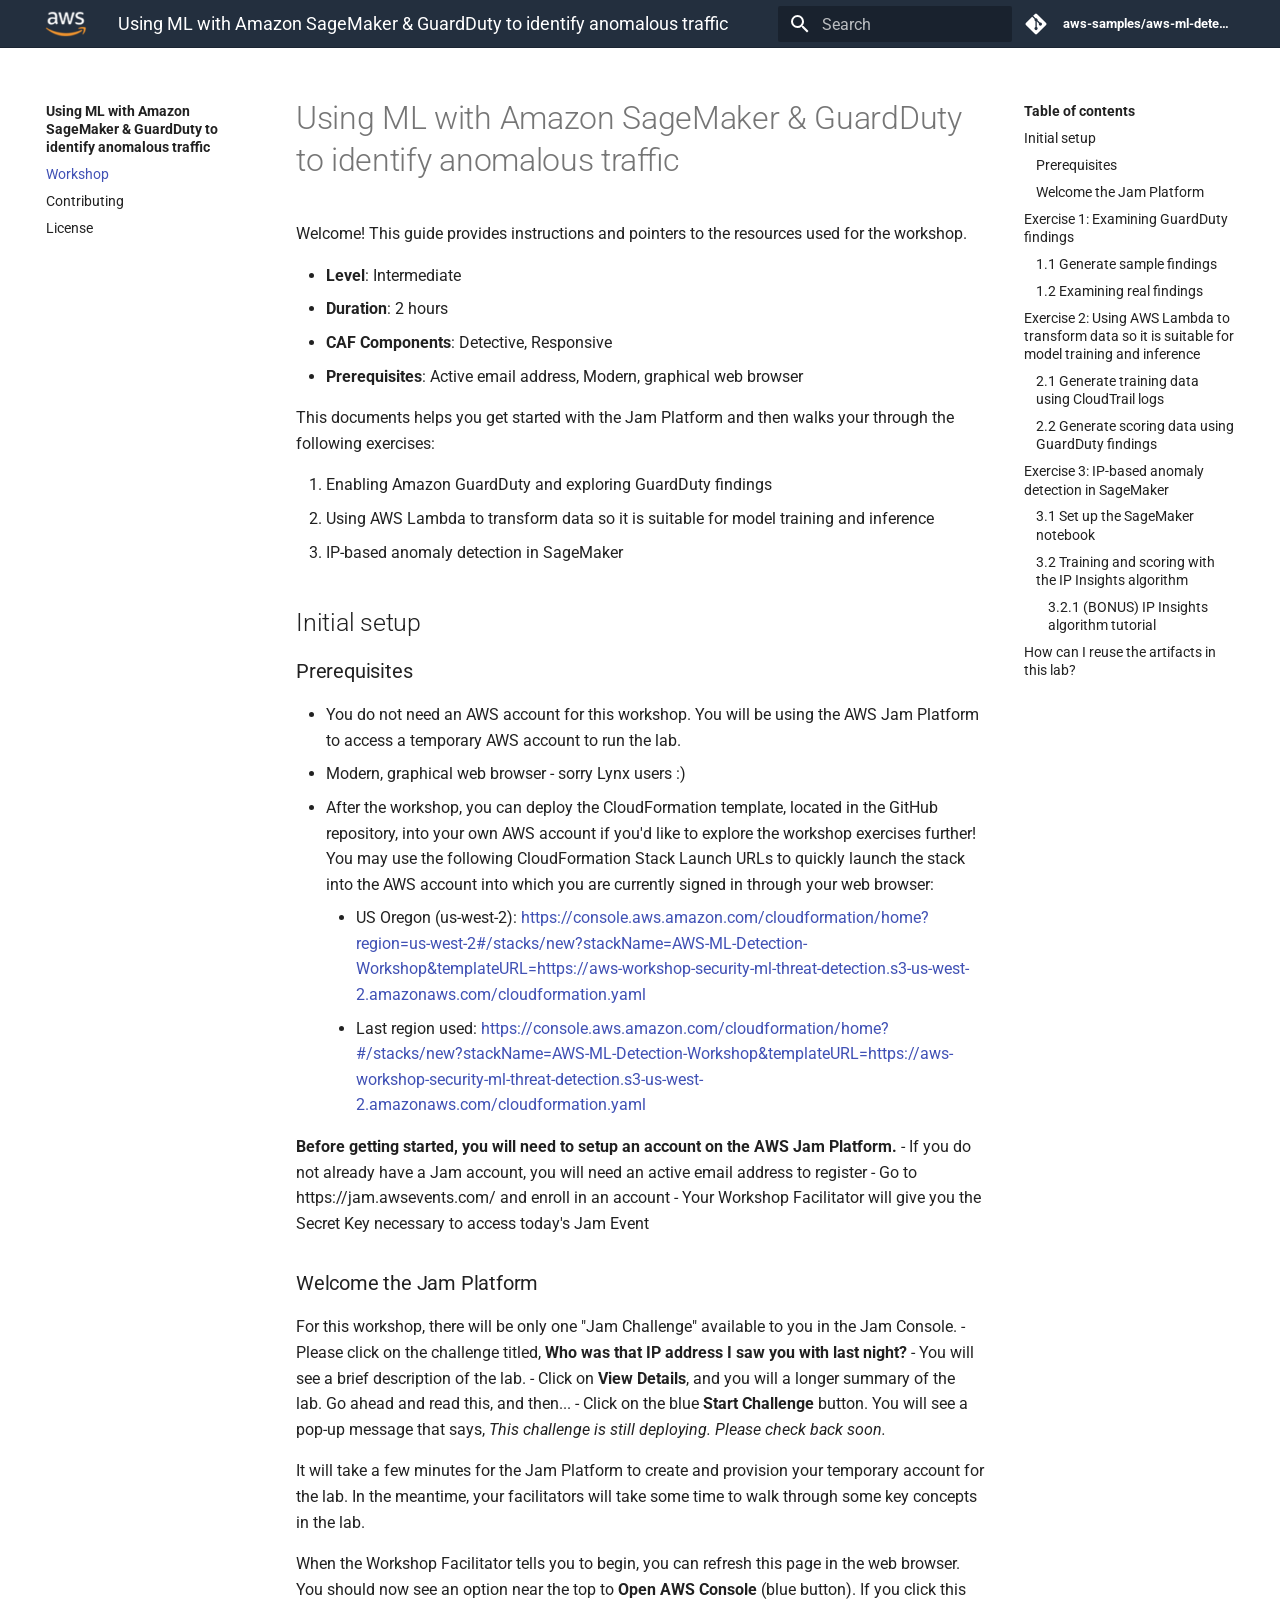
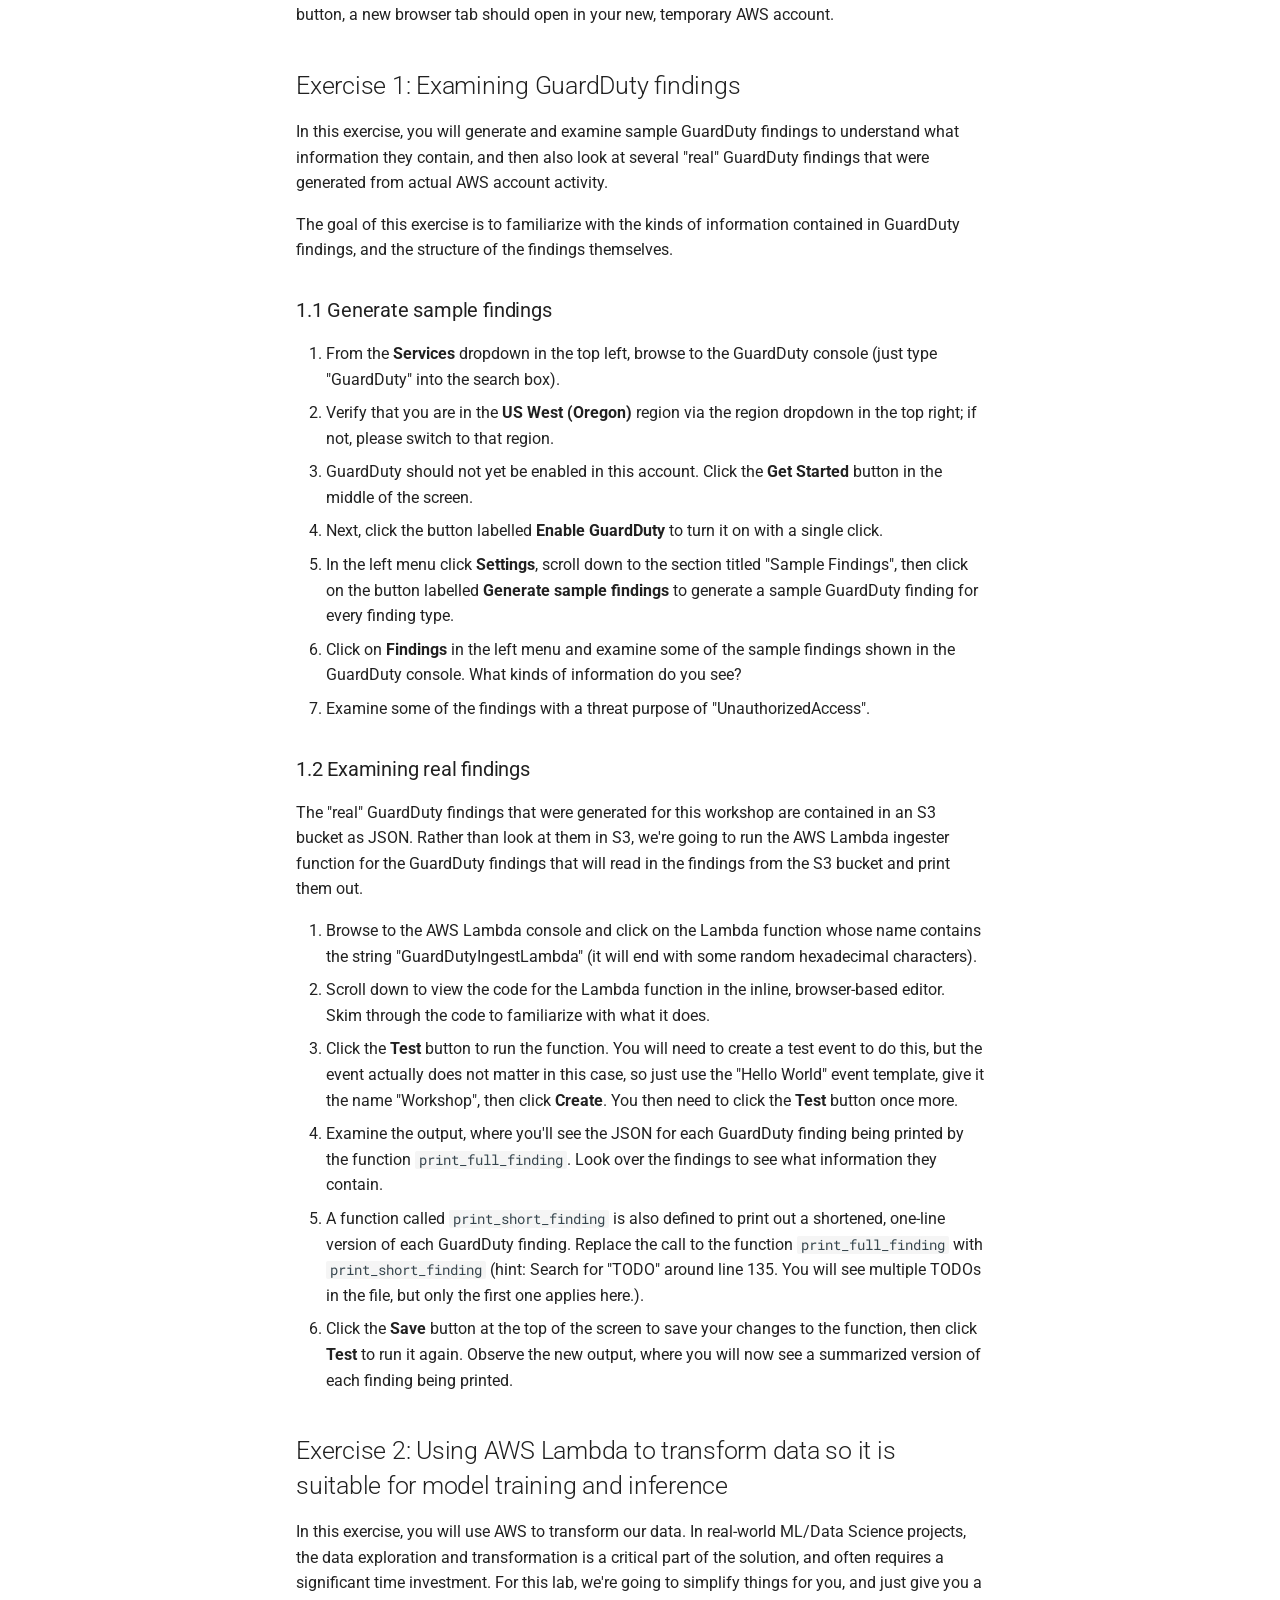
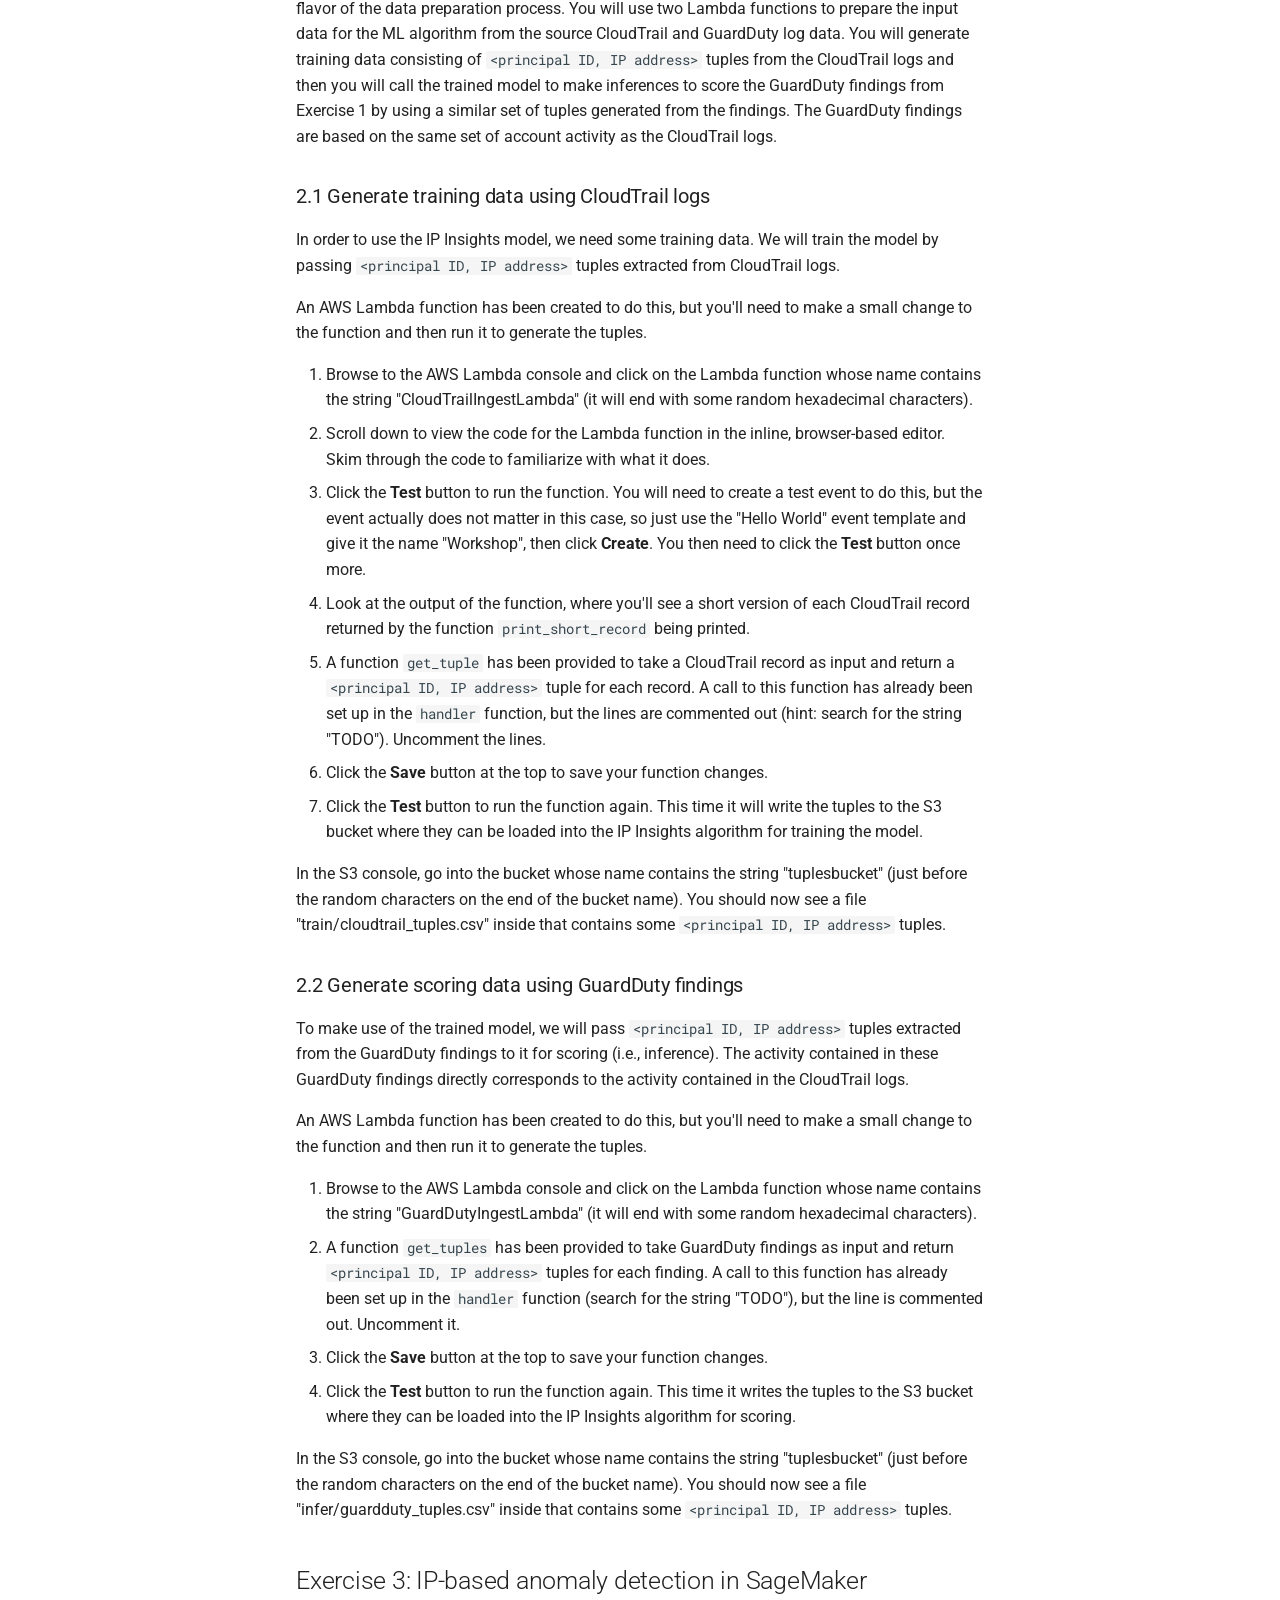
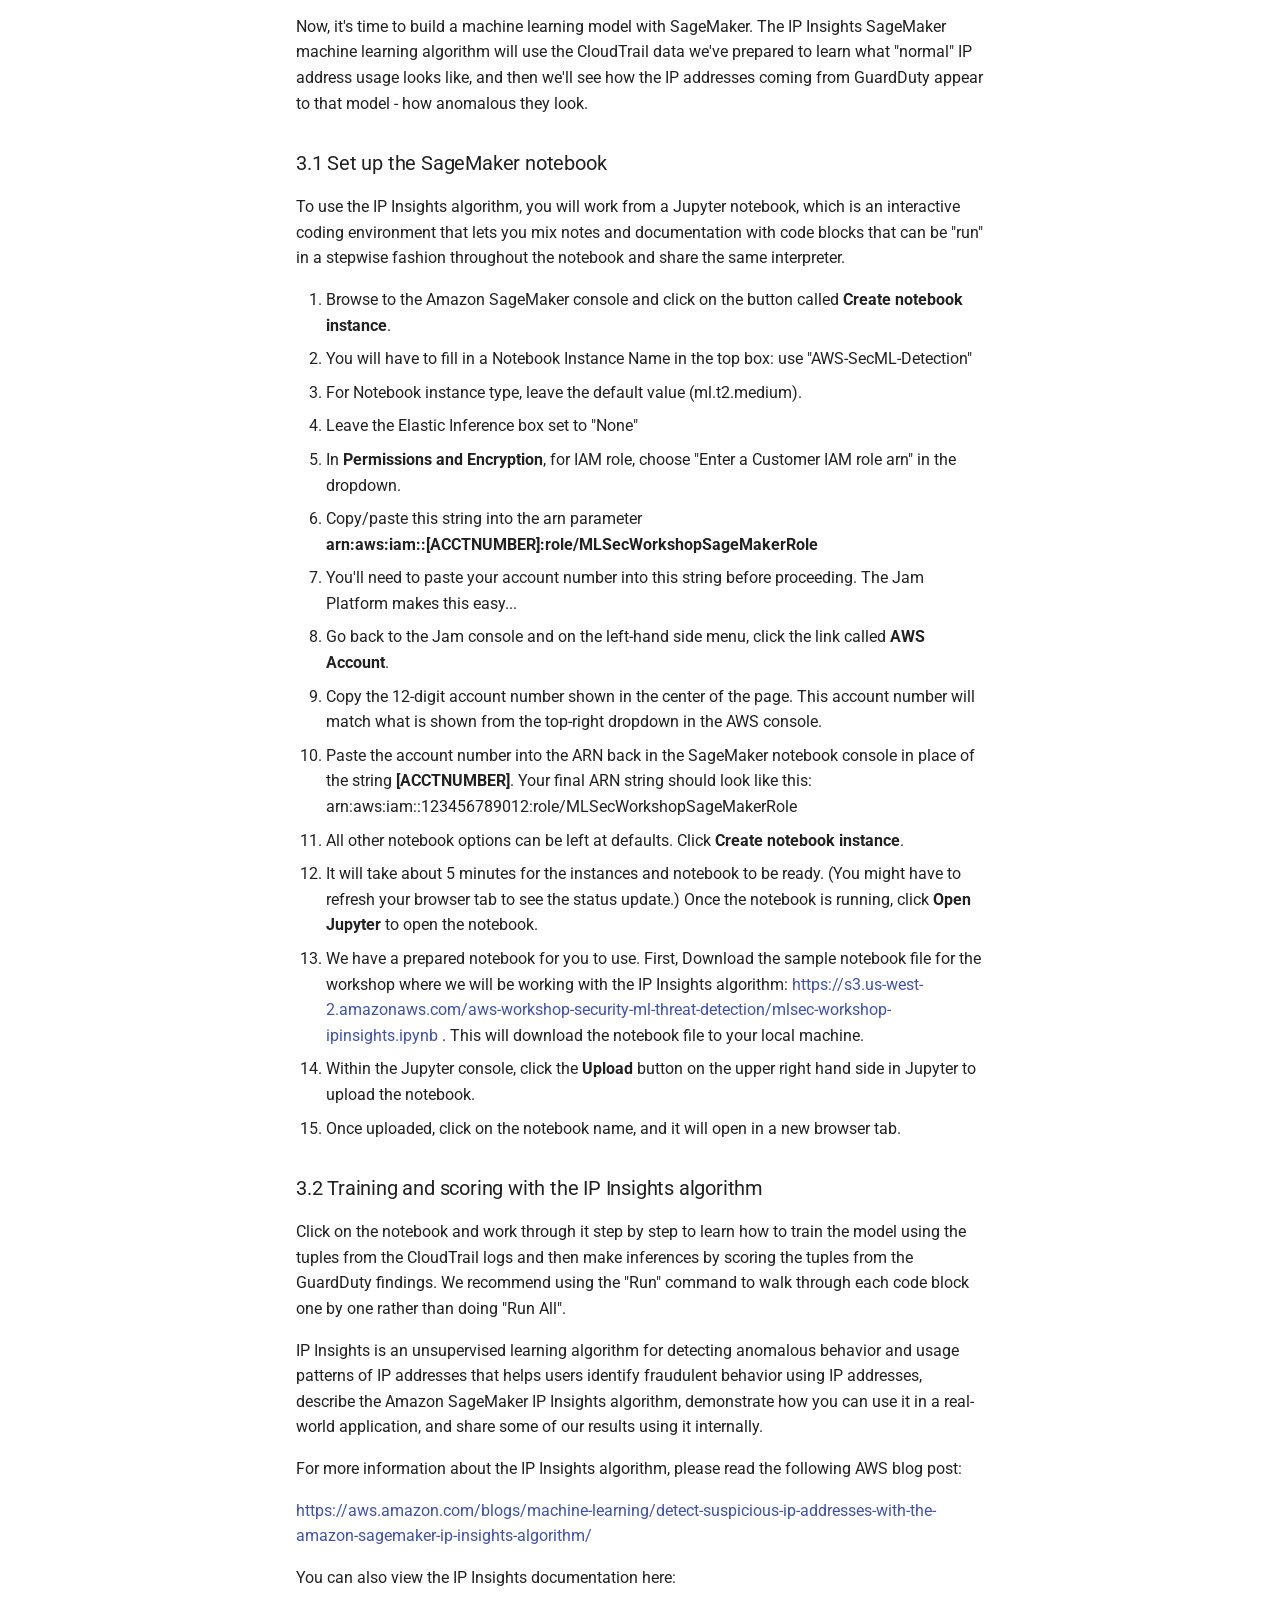
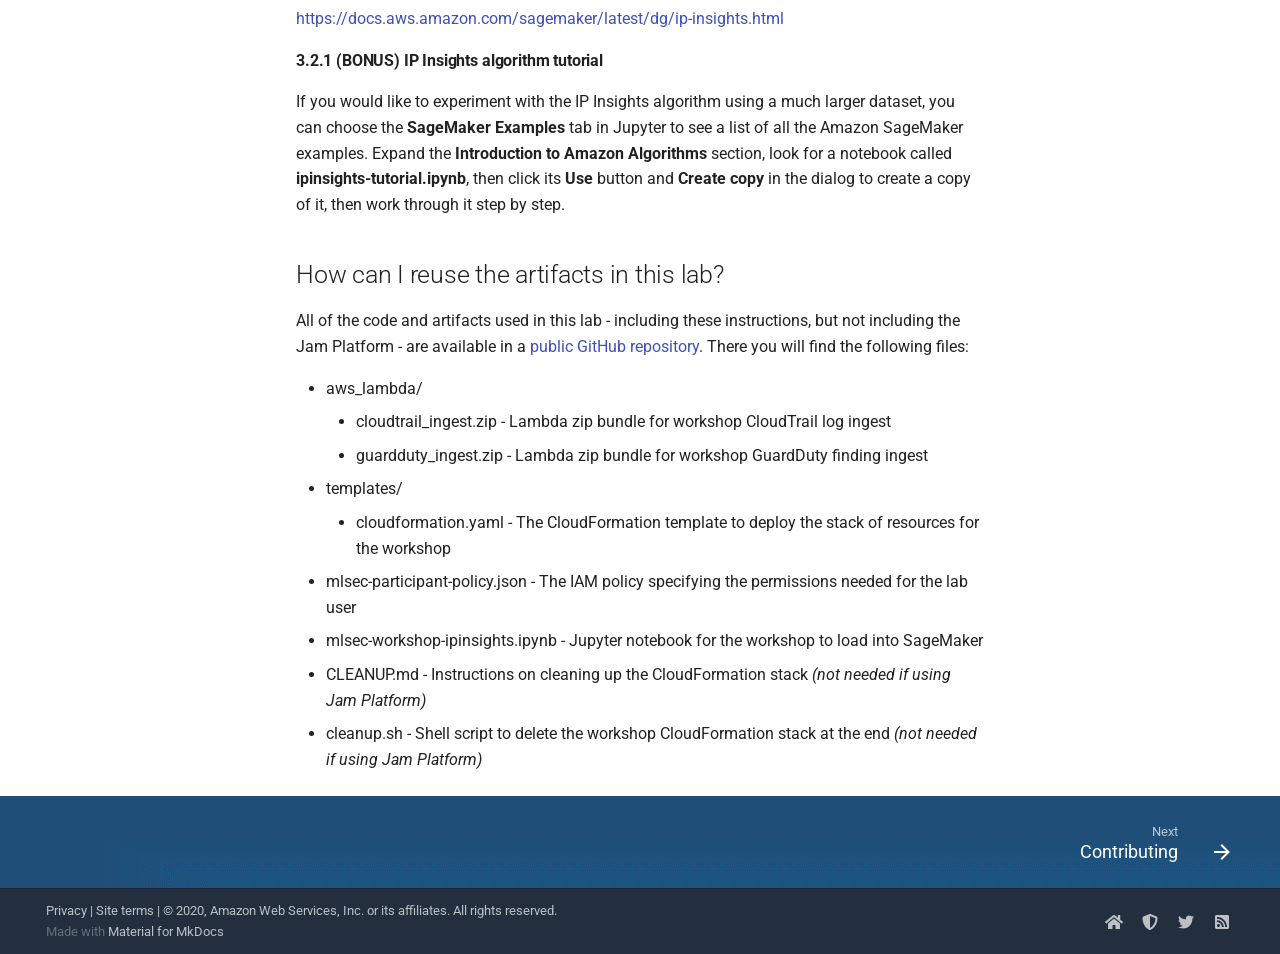
<file: index.html>
<!doctype html>
<html lang="en" class="no-js">
  <head>
    
      <meta charset="utf-8">
      <meta name="viewport" content="width=device-width,initial-scale=1">
      
        <meta name="description" content="This workshop shows how you can use an IP-based machine learning algorithm with Amazon SageMaker to augment and enrich findings from AWS Security services such as Amazon GuardDuty. You'll learn how to load the notebook in SageMaker, train the model, and score findings to determine abnormality of the activity.">
      
      
        <link rel="canonical" href="http://ml-threat-detection.awssecworkshops.com/">
      
      
        <meta name="author" content="aws-security-workshops@amazon.com">
      
      <link rel="shortcut icon" href="assets/images/aws-favicon.ico">
      <meta name="generator" content="mkdocs-1.1.2, mkdocs-material-5.5.6">
    
    
      
        <title>Using ML with Amazon SageMaker & GuardDuty to identify anomalous traffic</title>
      
    
    
      <link rel="stylesheet" href="assets/stylesheets/main.63b94e9e.min.css">
      
      
    
    
    
      
        <link href="https://fonts.gstatic.com" rel="preconnect" crossorigin>
        <link rel="stylesheet" href="https://fonts.googleapis.com/css?family=Roboto:300,400,400i,700%7CRoboto+Mono&display=fallback">
        <style>body,input{font-family:"Roboto",-apple-system,BlinkMacSystemFont,Helvetica,Arial,sans-serif}code,kbd,pre{font-family:"Roboto Mono",SFMono-Regular,Consolas,Menlo,monospace}</style>
      
    
    
    
      <link rel="stylesheet" href="stylesheets/custom.css">
    
    
      
    
    
  </head>
  
  
    <body dir="ltr">
  
    
    <input class="md-toggle" data-md-toggle="drawer" type="checkbox" id="__drawer" autocomplete="off">
    <input class="md-toggle" data-md-toggle="search" type="checkbox" id="__search" autocomplete="off">
    <label class="md-overlay" for="__drawer"></label>
    <div data-md-component="skip">
      
        
        <a href="#using-ml-with-amazon-sagemaker-guardduty-to-identify-anomalous-traffic" class="md-skip">
          Skip to content
        </a>
      
    </div>
    <div data-md-component="announce">
      
    </div>
    
      <header class="md-header" data-md-component="header">
  <nav class="md-header-nav md-grid" aria-label="Header">
    <a href="http://ml-threat-detection.awssecworkshops.com/" title="Using ML with Amazon SageMaker & GuardDuty to identify anomalous traffic" class="md-header-nav__button md-logo" aria-label="Using ML with Amazon SageMaker & GuardDuty to identify anomalous traffic">
      
  <img src="assets/images/aws_smile_logo.png" alt="logo">

    </a>
    <label class="md-header-nav__button md-icon" for="__drawer">
      <svg xmlns="http://www.w3.org/2000/svg" viewBox="0 0 24 24"><path d="M3 6h18v2H3V6m0 5h18v2H3v-2m0 5h18v2H3v-2z"/></svg>
    </label>
    <div class="md-header-nav__title" data-md-component="header-title">
      
        <div class="md-header-nav__ellipsis">
          <span class="md-header-nav__topic md-ellipsis">
            Using ML with Amazon SageMaker & GuardDuty to identify anomalous traffic
          </span>
          <span class="md-header-nav__topic md-ellipsis">
            
              Workshop
            
          </span>
        </div>
      
    </div>
    
      <label class="md-header-nav__button md-icon" for="__search">
        <svg xmlns="http://www.w3.org/2000/svg" viewBox="0 0 24 24"><path d="M9.5 3A6.5 6.5 0 0116 9.5c0 1.61-.59 3.09-1.56 4.23l.27.27h.79l5 5-1.5 1.5-5-5v-.79l-.27-.27A6.516 6.516 0 019.5 16 6.5 6.5 0 013 9.5 6.5 6.5 0 019.5 3m0 2C7 5 5 7 5 9.5S7 14 9.5 14 14 12 14 9.5 12 5 9.5 5z"/></svg>
      </label>
      
<div class="md-search" data-md-component="search" role="dialog">
  <label class="md-search__overlay" for="__search"></label>
  <div class="md-search__inner" role="search">
    <form class="md-search__form" name="search">
      <input type="text" class="md-search__input" name="query" aria-label="Search" placeholder="Search" autocapitalize="off" autocorrect="off" autocomplete="off" spellcheck="false" data-md-component="search-query" data-md-state="active">
      <label class="md-search__icon md-icon" for="__search">
        <svg xmlns="http://www.w3.org/2000/svg" viewBox="0 0 24 24"><path d="M9.5 3A6.5 6.5 0 0116 9.5c0 1.61-.59 3.09-1.56 4.23l.27.27h.79l5 5-1.5 1.5-5-5v-.79l-.27-.27A6.516 6.516 0 019.5 16 6.5 6.5 0 013 9.5 6.5 6.5 0 019.5 3m0 2C7 5 5 7 5 9.5S7 14 9.5 14 14 12 14 9.5 12 5 9.5 5z"/></svg>
        <svg xmlns="http://www.w3.org/2000/svg" viewBox="0 0 24 24"><path d="M20 11v2H8l5.5 5.5-1.42 1.42L4.16 12l7.92-7.92L13.5 5.5 8 11h12z"/></svg>
      </label>
      <button type="reset" class="md-search__icon md-icon" aria-label="Clear" data-md-component="search-reset" tabindex="-1">
        <svg xmlns="http://www.w3.org/2000/svg" viewBox="0 0 24 24"><path d="M19 6.41L17.59 5 12 10.59 6.41 5 5 6.41 10.59 12 5 17.59 6.41 19 12 13.41 17.59 19 19 17.59 13.41 12 19 6.41z"/></svg>
      </button>
    </form>
    <div class="md-search__output">
      <div class="md-search__scrollwrap" data-md-scrollfix>
        <div class="md-search-result" data-md-component="search-result">
          <div class="md-search-result__meta">
            Initializing search
          </div>
          <ol class="md-search-result__list"></ol>
        </div>
      </div>
    </div>
  </div>
</div>
    
    
      <div class="md-header-nav__source">
        
<a href="https://github.com/aws-samples/aws-ml-detection-workshop/" title="Go to repository" class="md-source">
  <div class="md-source__icon md-icon">
    
    <svg xmlns="http://www.w3.org/2000/svg" viewBox="0 0 448 512"><path d="M439.55 236.05L244 40.45a28.87 28.87 0 00-40.81 0l-40.66 40.63 51.52 51.52c27.06-9.14 52.68 16.77 43.39 43.68l49.66 49.66c34.23-11.8 61.18 31 35.47 56.69-26.49 26.49-70.21-2.87-56-37.34L240.22 199v121.85c25.3 12.54 22.26 41.85 9.08 55a34.34 34.34 0 01-48.55 0c-17.57-17.6-11.07-46.91 11.25-56v-123c-20.8-8.51-24.6-30.74-18.64-45L142.57 101 8.45 235.14a28.86 28.86 0 000 40.81l195.61 195.6a28.86 28.86 0 0040.8 0l194.69-194.69a28.86 28.86 0 000-40.81z"/></svg>
  </div>
  <div class="md-source__repository">
    aws-samples/aws-ml-detection-workshop
  </div>
</a>
      </div>
    
  </nav>
</header>
    
    <div class="md-container" data-md-component="container">
      
        
      
      
        
      
      <main class="md-main" data-md-component="main">
        <div class="md-main__inner md-grid">
          
            
              <div class="md-sidebar md-sidebar--primary" data-md-component="navigation">
                <div class="md-sidebar__scrollwrap">
                  <div class="md-sidebar__inner">
                    <nav class="md-nav md-nav--primary" aria-label="Navigation" data-md-level="0">
  <label class="md-nav__title" for="__drawer">
    <a href="http://ml-threat-detection.awssecworkshops.com/" title="Using ML with Amazon SageMaker & GuardDuty to identify anomalous traffic" class="md-nav__button md-logo" aria-label="Using ML with Amazon SageMaker & GuardDuty to identify anomalous traffic">
      
  <img src="assets/images/aws_smile_logo.png" alt="logo">

    </a>
    Using ML with Amazon SageMaker & GuardDuty to identify anomalous traffic
  </label>
  
    <div class="md-nav__source">
      
<a href="https://github.com/aws-samples/aws-ml-detection-workshop/" title="Go to repository" class="md-source">
  <div class="md-source__icon md-icon">
    
    <svg xmlns="http://www.w3.org/2000/svg" viewBox="0 0 448 512"><path d="M439.55 236.05L244 40.45a28.87 28.87 0 00-40.81 0l-40.66 40.63 51.52 51.52c27.06-9.14 52.68 16.77 43.39 43.68l49.66 49.66c34.23-11.8 61.18 31 35.47 56.69-26.49 26.49-70.21-2.87-56-37.34L240.22 199v121.85c25.3 12.54 22.26 41.85 9.08 55a34.34 34.34 0 01-48.55 0c-17.57-17.6-11.07-46.91 11.25-56v-123c-20.8-8.51-24.6-30.74-18.64-45L142.57 101 8.45 235.14a28.86 28.86 0 000 40.81l195.61 195.6a28.86 28.86 0 0040.8 0l194.69-194.69a28.86 28.86 0 000-40.81z"/></svg>
  </div>
  <div class="md-source__repository">
    aws-samples/aws-ml-detection-workshop
  </div>
</a>
    </div>
  
  <ul class="md-nav__list" data-md-scrollfix>
    
      
      
      

  


  <li class="md-nav__item md-nav__item--active">
    
    <input class="md-nav__toggle md-toggle" data-md-toggle="toc" type="checkbox" id="__toc">
    
      
    
    
      <label class="md-nav__link md-nav__link--active" for="__toc">
        Workshop
        <span class="md-nav__icon md-icon">
          <svg xmlns="http://www.w3.org/2000/svg" viewBox="0 0 24 24"><path d="M3 9h14V7H3v2m0 4h14v-2H3v2m0 4h14v-2H3v2m16 0h2v-2h-2v2m0-10v2h2V7h-2m0 6h2v-2h-2v2z"/></svg>
        </span>
      </label>
    
    <a href="." title="Workshop" class="md-nav__link md-nav__link--active">
      Workshop
    </a>
    
      
<nav class="md-nav md-nav--secondary" aria-label="Table of contents">
  
  
    
  
  
    <label class="md-nav__title" for="__toc">
      <span class="md-nav__icon md-icon">
        <svg xmlns="http://www.w3.org/2000/svg" viewBox="0 0 24 24"><path d="M20 11v2H8l5.5 5.5-1.42 1.42L4.16 12l7.92-7.92L13.5 5.5 8 11h12z"/></svg>
      </span>
      Table of contents
    </label>
    <ul class="md-nav__list" data-md-scrollfix>
      
        <li class="md-nav__item">
  <a href="#initial-setup" class="md-nav__link">
    Initial setup
  </a>
  
    <nav class="md-nav" aria-label="Initial setup">
      <ul class="md-nav__list">
        
          <li class="md-nav__item">
  <a href="#prerequisites" class="md-nav__link">
    Prerequisites
  </a>
  
</li>
        
          <li class="md-nav__item">
  <a href="#welcome-the-jam-platform" class="md-nav__link">
    Welcome the Jam Platform
  </a>
  
</li>
        
      </ul>
    </nav>
  
</li>
      
        <li class="md-nav__item">
  <a href="#exercise-1-examining-guardduty-findings" class="md-nav__link">
    Exercise 1: Examining GuardDuty findings
  </a>
  
    <nav class="md-nav" aria-label="Exercise 1: Examining GuardDuty findings">
      <ul class="md-nav__list">
        
          <li class="md-nav__item">
  <a href="#11-generate-sample-findings" class="md-nav__link">
    1.1 Generate sample findings
  </a>
  
</li>
        
          <li class="md-nav__item">
  <a href="#12-examining-real-findings" class="md-nav__link">
    1.2 Examining real findings
  </a>
  
</li>
        
      </ul>
    </nav>
  
</li>
      
        <li class="md-nav__item">
  <a href="#exercise-2-using-aws-lambda-to-transform-data-so-it-is-suitable-for-model-training-and-inference" class="md-nav__link">
    Exercise 2: Using AWS Lambda to transform data so it is suitable for model training and inference
  </a>
  
    <nav class="md-nav" aria-label="Exercise 2: Using AWS Lambda to transform data so it is suitable for model training and inference">
      <ul class="md-nav__list">
        
          <li class="md-nav__item">
  <a href="#21-generate-training-data-using-cloudtrail-logs" class="md-nav__link">
    2.1 Generate training data using CloudTrail logs
  </a>
  
</li>
        
          <li class="md-nav__item">
  <a href="#22-generate-scoring-data-using-guardduty-findings" class="md-nav__link">
    2.2 Generate scoring data using GuardDuty findings
  </a>
  
</li>
        
      </ul>
    </nav>
  
</li>
      
        <li class="md-nav__item">
  <a href="#exercise-3-ip-based-anomaly-detection-in-sagemaker" class="md-nav__link">
    Exercise 3: IP-based anomaly detection in SageMaker
  </a>
  
    <nav class="md-nav" aria-label="Exercise 3: IP-based anomaly detection in SageMaker">
      <ul class="md-nav__list">
        
          <li class="md-nav__item">
  <a href="#31-set-up-the-sagemaker-notebook" class="md-nav__link">
    3.1 Set up the SageMaker notebook
  </a>
  
</li>
        
          <li class="md-nav__item">
  <a href="#32-training-and-scoring-with-the-ip-insights-algorithm" class="md-nav__link">
    3.2 Training and scoring with the IP Insights algorithm
  </a>
  
    <nav class="md-nav" aria-label="3.2 Training and scoring with the IP Insights algorithm">
      <ul class="md-nav__list">
        
          <li class="md-nav__item">
  <a href="#321-bonus-ip-insights-algorithm-tutorial" class="md-nav__link">
    3.2.1 (BONUS) IP Insights algorithm tutorial
  </a>
  
</li>
        
      </ul>
    </nav>
  
</li>
        
      </ul>
    </nav>
  
</li>
      
        <li class="md-nav__item">
  <a href="#how-can-i-reuse-the-artifacts-in-this-lab" class="md-nav__link">
    How can I reuse the artifacts in this lab?
  </a>
  
</li>
      
    </ul>
  
</nav>
    
  </li>

    
      
      
      


  <li class="md-nav__item">
    <a href="contribute/" title="Contributing" class="md-nav__link">
      Contributing
    </a>
  </li>

    
      
      
      


  <li class="md-nav__item">
    <a href="license/" title="License" class="md-nav__link">
      License
    </a>
  </li>

    
  </ul>
</nav>
                  </div>
                </div>
              </div>
            
            
              <div class="md-sidebar md-sidebar--secondary" data-md-component="toc">
                <div class="md-sidebar__scrollwrap">
                  <div class="md-sidebar__inner">
                    
<nav class="md-nav md-nav--secondary" aria-label="Table of contents">
  
  
    
  
  
    <label class="md-nav__title" for="__toc">
      <span class="md-nav__icon md-icon">
        <svg xmlns="http://www.w3.org/2000/svg" viewBox="0 0 24 24"><path d="M20 11v2H8l5.5 5.5-1.42 1.42L4.16 12l7.92-7.92L13.5 5.5 8 11h12z"/></svg>
      </span>
      Table of contents
    </label>
    <ul class="md-nav__list" data-md-scrollfix>
      
        <li class="md-nav__item">
  <a href="#initial-setup" class="md-nav__link">
    Initial setup
  </a>
  
    <nav class="md-nav" aria-label="Initial setup">
      <ul class="md-nav__list">
        
          <li class="md-nav__item">
  <a href="#prerequisites" class="md-nav__link">
    Prerequisites
  </a>
  
</li>
        
          <li class="md-nav__item">
  <a href="#welcome-the-jam-platform" class="md-nav__link">
    Welcome the Jam Platform
  </a>
  
</li>
        
      </ul>
    </nav>
  
</li>
      
        <li class="md-nav__item">
  <a href="#exercise-1-examining-guardduty-findings" class="md-nav__link">
    Exercise 1: Examining GuardDuty findings
  </a>
  
    <nav class="md-nav" aria-label="Exercise 1: Examining GuardDuty findings">
      <ul class="md-nav__list">
        
          <li class="md-nav__item">
  <a href="#11-generate-sample-findings" class="md-nav__link">
    1.1 Generate sample findings
  </a>
  
</li>
        
          <li class="md-nav__item">
  <a href="#12-examining-real-findings" class="md-nav__link">
    1.2 Examining real findings
  </a>
  
</li>
        
      </ul>
    </nav>
  
</li>
      
        <li class="md-nav__item">
  <a href="#exercise-2-using-aws-lambda-to-transform-data-so-it-is-suitable-for-model-training-and-inference" class="md-nav__link">
    Exercise 2: Using AWS Lambda to transform data so it is suitable for model training and inference
  </a>
  
    <nav class="md-nav" aria-label="Exercise 2: Using AWS Lambda to transform data so it is suitable for model training and inference">
      <ul class="md-nav__list">
        
          <li class="md-nav__item">
  <a href="#21-generate-training-data-using-cloudtrail-logs" class="md-nav__link">
    2.1 Generate training data using CloudTrail logs
  </a>
  
</li>
        
          <li class="md-nav__item">
  <a href="#22-generate-scoring-data-using-guardduty-findings" class="md-nav__link">
    2.2 Generate scoring data using GuardDuty findings
  </a>
  
</li>
        
      </ul>
    </nav>
  
</li>
      
        <li class="md-nav__item">
  <a href="#exercise-3-ip-based-anomaly-detection-in-sagemaker" class="md-nav__link">
    Exercise 3: IP-based anomaly detection in SageMaker
  </a>
  
    <nav class="md-nav" aria-label="Exercise 3: IP-based anomaly detection in SageMaker">
      <ul class="md-nav__list">
        
          <li class="md-nav__item">
  <a href="#31-set-up-the-sagemaker-notebook" class="md-nav__link">
    3.1 Set up the SageMaker notebook
  </a>
  
</li>
        
          <li class="md-nav__item">
  <a href="#32-training-and-scoring-with-the-ip-insights-algorithm" class="md-nav__link">
    3.2 Training and scoring with the IP Insights algorithm
  </a>
  
    <nav class="md-nav" aria-label="3.2 Training and scoring with the IP Insights algorithm">
      <ul class="md-nav__list">
        
          <li class="md-nav__item">
  <a href="#321-bonus-ip-insights-algorithm-tutorial" class="md-nav__link">
    3.2.1 (BONUS) IP Insights algorithm tutorial
  </a>
  
</li>
        
      </ul>
    </nav>
  
</li>
        
      </ul>
    </nav>
  
</li>
      
        <li class="md-nav__item">
  <a href="#how-can-i-reuse-the-artifacts-in-this-lab" class="md-nav__link">
    How can I reuse the artifacts in this lab?
  </a>
  
</li>
      
    </ul>
  
</nav>
                  </div>
                </div>
              </div>
            
          
          <div class="md-content">
            <article class="md-content__inner md-typeset">
              
                
                  <a href="https://github.com/aws-samples/aws-ml-detection-workshop/edit/master/docs/index.md" title="Edit this page" class="md-content__button md-icon">
                    <svg xmlns="http://www.w3.org/2000/svg" viewBox="0 0 24 24"><path d="M20.71 7.04c.39-.39.39-1.04 0-1.41l-2.34-2.34c-.37-.39-1.02-.39-1.41 0l-1.84 1.83 3.75 3.75M3 17.25V21h3.75L17.81 9.93l-3.75-3.75L3 17.25z"/></svg>
                  </a>
                
                
                  
                
                
                <h1 id="using-ml-with-amazon-sagemaker-guardduty-to-identify-anomalous-traffic">Using ML with Amazon SageMaker &amp; GuardDuty to identify anomalous traffic</h1>
<p>Welcome! This guide provides instructions and pointers to the resources used for the workshop.</p>
<ul>
<li><strong>Level</strong>: Intermediate</li>
<li><strong>Duration</strong>: 2 hours</li>
<li><strong>CAF Components</strong>: Detective, Responsive</li>
<li><strong>Prerequisites</strong>: Active email address, Modern, graphical web browser</li>
</ul>
<p>This documents helps you get started with the Jam Platform and then walks your through the following exercises:</p>
<ol>
<li>Enabling Amazon GuardDuty and exploring GuardDuty findings</li>
<li>Using AWS Lambda to transform data so it is suitable for model training and inference</li>
<li>IP-based anomaly detection in SageMaker</li>
</ol>
<h2 id="initial-setup">Initial setup</h2>
<h3 id="prerequisites">Prerequisites</h3>
<ul>
<li>You do not need an AWS account for this workshop. You will be using the AWS Jam Platform to access a temporary AWS account to run the lab.</li>
<li>Modern, graphical web browser - sorry Lynx users :)</li>
<li>After the workshop, you can deploy the CloudFormation template, located in the GitHub repository, into your own AWS account if you'd like to explore the workshop exercises further! You may use the following CloudFormation Stack Launch URLs to quickly launch the stack into the AWS account into which you are currently signed in through your web browser:<ul>
<li>US Oregon (us-west-2): <a href="https://console.aws.amazon.com/cloudformation/home?region=us-west-2#/stacks/new?stackName=AWS-ML-Detection-Workshop&amp;templateURL=https://aws-workshop-security-ml-threat-detection.s3-us-west-2.amazonaws.com/cloudformation.yaml">https://console.aws.amazon.com/cloudformation/home?region=us-west-2#/stacks/new?stackName=AWS-ML-Detection-Workshop&amp;templateURL=https://aws-workshop-security-ml-threat-detection.s3-us-west-2.amazonaws.com/cloudformation.yaml</a></li>
<li>Last region used: <a href="https://console.aws.amazon.com/cloudformation/home?#/stacks/new?stackName=AWS-ML-Detection-Workshop&amp;templateURL=https://aws-workshop-security-ml-threat-detection.s3-us-west-2.amazonaws.com/cloudformation.yaml">https://console.aws.amazon.com/cloudformation/home?#/stacks/new?stackName=AWS-ML-Detection-Workshop&amp;templateURL=https://aws-workshop-security-ml-threat-detection.s3-us-west-2.amazonaws.com/cloudformation.yaml</a></li>
</ul>
</li>
</ul>
<p><strong>Before getting started, you will need to setup an account on the AWS Jam Platform.</strong>
- If you do not already have a Jam account, you will need an active email address to register
- Go to https://jam.awsevents.com/ and enroll in an account
- Your Workshop Facilitator will give you the Secret Key necessary to access today's Jam Event</p>
<h3 id="welcome-the-jam-platform">Welcome the Jam Platform</h3>
<p>For this workshop, there will be only one "Jam Challenge" available to you in the Jam Console.
- Please click on the challenge titled, <strong>Who was that IP address I saw you with last night?</strong>
- You will see a brief description of the lab.
- Click on <strong>View Details</strong>, and you will a longer summary of the lab.  Go ahead and read this, and then...
- Click on the blue <strong>Start Challenge</strong> button.  You will see a pop-up message that says, <em>This challenge is still deploying. Please check back soon.</em></p>
<p>It will take a few minutes for the Jam Platform to create and provision your temporary account for the lab.  In the meantime, your facilitators will take some time to walk through some key concepts in the lab.</p>
<p>When the Workshop Facilitator tells you to begin, you can refresh this page in the web browser.  You should now see an option near the top to <strong>Open AWS Console</strong> (blue button).  If you click this button, a new browser tab should open in your new, temporary AWS account.</p>
<h2 id="exercise-1-examining-guardduty-findings">Exercise 1: Examining GuardDuty findings</h2>
<p>In this exercise, you will generate and examine sample GuardDuty findings to understand what information they contain, and then also look at several "real" GuardDuty findings that were generated from actual AWS account activity.</p>
<p>The goal of this exercise is to familiarize with the kinds of information contained in GuardDuty findings, and the structure of the findings themselves.</p>
<h3 id="11-generate-sample-findings">1.1 Generate sample findings</h3>
<ol>
<li>From the <strong>Services</strong> dropdown in the top left, browse to the GuardDuty console (just type "GuardDuty" into the search box).</li>
<li>Verify that you are in the <strong>US West (Oregon)</strong> region via the region dropdown in the top right; if not, please switch to that region.</li>
<li>GuardDuty should not yet be enabled in this account.  Click the <strong>Get Started</strong> button in the middle of the screen.</li>
<li>Next, click the button labelled <strong>Enable GuardDuty</strong> to turn it on with a single click.</li>
<li>In the left menu click <strong>Settings</strong>, scroll down to the section titled "Sample Findings", then click on the button labelled <strong>Generate sample findings</strong> to generate a sample GuardDuty finding for every finding type.</li>
<li>Click on <strong>Findings</strong> in the left menu and examine some of the sample findings shown in the GuardDuty console. What kinds of information do you see?</li>
<li>Examine some of the findings with a threat purpose of "UnauthorizedAccess".</li>
</ol>
<h3 id="12-examining-real-findings">1.2 Examining real findings</h3>
<p>The "real" GuardDuty findings that were generated for this workshop are contained in an S3 bucket as JSON. Rather than look at them in S3, we're going to run the AWS Lambda ingester function for the GuardDuty findings that will read in the findings from the S3 bucket and print them out.</p>
<ol>
<li>Browse to the AWS Lambda console and click on the Lambda function whose name contains the string "GuardDutyIngestLambda" (it will end with some random hexadecimal characters).</li>
<li>Scroll down to view the code for the Lambda function in the inline, browser-based editor. Skim through the code to familiarize with what it does.</li>
<li>Click the <strong>Test</strong> button to run the function. You will need to create a test event to do this, but the event actually does not matter in this case, so just use the "Hello World" event template, give it the name "Workshop", then click <strong>Create</strong>. You then need to click the <strong>Test</strong> button once more.</li>
<li>Examine the output, where you'll see the JSON for each GuardDuty finding being printed by the function <code>print_full_finding</code>. Look over the findings to see what information they contain.</li>
<li>A function called <code>print_short_finding</code> is also defined to print out a shortened, one-line version of each GuardDuty finding. Replace the call to the function <code>print_full_finding</code> with <code>print_short_finding</code> (hint: Search for "TODO" around line 135. You will see multiple TODOs in the file, but only the first one applies here.).</li>
<li>Click the <strong>Save</strong> button at the top of the screen to save your changes to the function, then click <strong>Test</strong> to run it again. Observe the new output, where you will now see a summarized version of each finding being printed.</li>
</ol>
<h2 id="exercise-2-using-aws-lambda-to-transform-data-so-it-is-suitable-for-model-training-and-inference">Exercise 2: Using AWS Lambda to transform data so it is suitable for model training and inference</h2>
<p>In this exercise, you will use AWS to transform our data.  In real-world ML/Data Science projects, the data exploration and transformation is a critical part of the solution, and often requires a significant time investment.  For this lab, we're going to simplify things for you, and just give you a flavor of the data preparation process.  You will use two Lambda functions to prepare the input data for the ML algorithm from the source CloudTrail and GuardDuty log data. You will generate training data consisting of <code>&lt;principal ID, IP address&gt;</code> tuples from the CloudTrail logs and then you will call the trained model to make inferences to score the GuardDuty findings from Exercise 1 by using a similar set of tuples generated from the findings. The GuardDuty findings are based on the same set of account activity as the CloudTrail logs.</p>
<h3 id="21-generate-training-data-using-cloudtrail-logs">2.1 Generate training data using CloudTrail logs</h3>
<p>In order to use the IP Insights model, we need some training data. We will train the model by passing <code>&lt;principal ID, IP address&gt;</code> tuples extracted from CloudTrail logs.</p>
<p>An AWS Lambda function has been created to do this, but you'll need to make a small change to the function and then run it to generate the tuples.</p>
<ol>
<li>Browse to the AWS Lambda console and click on the Lambda function whose name contains the string "CloudTrailIngestLambda" (it will end with some random hexadecimal characters).</li>
<li>Scroll down to view the code for the Lambda function in the inline, browser-based editor. Skim through the code to familiarize with what it does.</li>
<li>Click the <strong>Test</strong> button to run the function. You will need to create a test event to do this, but the event actually does not matter in this case, so just use the "Hello World" event template and give it the name "Workshop", then click <strong>Create</strong>. You then need to click the <strong>Test</strong> button once more.</li>
<li>Look at the output of the function, where you'll see a short version of each CloudTrail record returned by the function <code>print_short_record</code> being printed.</li>
<li>A function <code>get_tuple</code> has been provided to take a CloudTrail record as input and return a <code>&lt;principal ID, IP address&gt;</code> tuple for each record. A call to this function has already been set up in the <code>handler</code> function, but the lines are commented out (hint: search for the string "TODO"). Uncomment the lines.</li>
<li>Click the <strong>Save</strong> button at the top to save your function changes.</li>
<li>Click the <strong>Test</strong> button to run the function again. This time it will write the tuples to the S3 bucket where they can be loaded into the IP Insights algorithm for training the model.</li>
</ol>
<p>In the S3 console, go into the bucket whose name contains the string "tuplesbucket" (just before the random characters on the end of the bucket name). You should now see a file "train/cloudtrail_tuples.csv" inside that contains some <code>&lt;principal ID, IP address&gt;</code> tuples.</p>
<h3 id="22-generate-scoring-data-using-guardduty-findings">2.2 Generate scoring data using GuardDuty findings</h3>
<p>To make use of the trained model, we will pass <code>&lt;principal ID, IP address&gt;</code> tuples extracted from the GuardDuty findings to it for scoring (i.e., inference). The activity contained in these GuardDuty findings directly corresponds to the activity contained in the CloudTrail logs.</p>
<p>An AWS Lambda function has been created to do this, but you'll need to make a small change to the function and then run it to generate the tuples.</p>
<ol>
<li>Browse to the AWS Lambda console and click on the Lambda function whose name contains the string "GuardDutyIngestLambda" (it will end with some random hexadecimal characters).</li>
<li>A function <code>get_tuples</code> has been provided to take GuardDuty findings as input and return <code>&lt;principal ID, IP address&gt;</code> tuples for each finding. A call to this function has already been set up in the <code>handler</code> function (search for the string "TODO"), but the line is commented out. Uncomment it.</li>
<li>Click the <strong>Save</strong> button at the top to save your function changes.</li>
<li>Click the <strong>Test</strong> button to run the function again. This time it writes the tuples to the S3 bucket where they can be loaded into the IP Insights algorithm for scoring.</li>
</ol>
<p>In the S3 console, go into the bucket whose name contains the string "tuplesbucket" (just before the random characters on the end of the bucket name). You should now see a file "infer/guardduty_tuples.csv" inside that contains some <code>&lt;principal ID, IP address&gt;</code> tuples.</p>
<h2 id="exercise-3-ip-based-anomaly-detection-in-sagemaker">Exercise 3: IP-based anomaly detection in SageMaker</h2>
<p>Now, it's time to build a machine learning model with SageMaker. The IP Insights SageMaker machine learning algorithm will use the CloudTrail data we've prepared to learn what "normal" IP address usage looks like, and then we'll see how the IP addresses coming from GuardDuty appear to that model - how anomalous they look.</p>
<h3 id="31-set-up-the-sagemaker-notebook">3.1 Set up the SageMaker notebook</h3>
<p>To use the IP Insights algorithm, you will work from a Jupyter notebook, which is an interactive coding environment that lets you mix notes and documentation with code blocks that can be "run" in a stepwise fashion throughout the notebook and share the same interpreter.</p>
<ol>
<li>Browse to the Amazon SageMaker console and click on the button called <strong>Create notebook instance</strong>.</li>
<li>You will have to fill in a Notebook Instance Name in the top box: use "AWS-SecML-Detection"</li>
<li>For Notebook instance type, leave the default value (ml.t2.medium).</li>
<li>
<p>Leave the Elastic Inference box set to "None"</p>
</li>
<li>
<p>In <strong>Permissions and Encryption</strong>, for IAM role, choose "Enter a Customer IAM role arn" in the dropdown.</p>
</li>
<li>Copy/paste this string into the arn parameter<br />
<strong>arn:aws:iam::[ACCTNUMBER]:role/MLSecWorkshopSageMakerRole</strong></li>
<li>You'll need to paste your account number into this string before proceeding.  The Jam Platform makes this easy...</li>
<li>Go back to the Jam console and on the left-hand side menu, click the link called  <strong>AWS Account</strong>.</li>
<li>Copy the 12-digit account number shown in the center of the page. This account number will match what is shown from the top-right dropdown in the AWS console.</li>
<li>Paste the account number into the ARN back in the SageMaker notebook console in place of the string <strong>[ACCTNUMBER]</strong>. Your final ARN string should look like this:
   arn:aws:iam::123456789012:role/MLSecWorkshopSageMakerRole</li>
<li>All other notebook options can be left at defaults. Click <strong>Create notebook instance</strong>.</li>
<li>It will take about 5 minutes for the instances and notebook to be ready.  (You might have to refresh your browser tab to see the status update.) Once the notebook is running, click <strong>Open Jupyter</strong> to open the notebook.</li>
<li>We have a prepared notebook for you to use.  First, Download the sample notebook file for the workshop where we will be working with the IP Insights algorithm: <a href="https://s3.us-west-2.amazonaws.com/aws-workshop-security-ml-threat-detection/mlsec-workshop-ipinsights.ipynb">https://s3.us-west-2.amazonaws.com/aws-workshop-security-ml-threat-detection/mlsec-workshop-ipinsights.ipynb</a> .  This will download the notebook file to your local machine.</li>
<li>Within the Jupyter console, click the <strong>Upload</strong> button on the upper right hand side in Jupyter to upload the notebook.</li>
<li>Once uploaded, click on the notebook name, and it will open in a new browser tab.</li>
</ol>
<h3 id="32-training-and-scoring-with-the-ip-insights-algorithm">3.2 Training and scoring with the IP Insights algorithm</h3>
<p>Click on the notebook and work through it step by step to learn how to train the model using the tuples from the CloudTrail logs and then make inferences by scoring the tuples from the GuardDuty findings. We recommend using the "Run" command to walk through each code block one by one rather than doing "Run All".</p>
<p>IP Insights is an unsupervised learning algorithm for detecting anomalous behavior and usage patterns of IP addresses that helps users identify fraudulent behavior using IP addresses, describe the Amazon SageMaker IP Insights algorithm, demonstrate how you can use it in a real-world application, and share some of our results using it internally.</p>
<p>For more information about the IP Insights algorithm, please read the following AWS blog post:</p>
<p><a href="https://aws.amazon.com/blogs/machine-learning/detect-suspicious-ip-addresses-with-the-amazon-sagemaker-ip-insights-algorithm/">https://aws.amazon.com/blogs/machine-learning/detect-suspicious-ip-addresses-with-the-amazon-sagemaker-ip-insights-algorithm/</a></p>
<p>You can also view the IP Insights documentation here:</p>
<p><a href="https://docs.aws.amazon.com/sagemaker/latest/dg/ip-insights.html">https://docs.aws.amazon.com/sagemaker/latest/dg/ip-insights.html</a></p>
<h4 id="321-bonus-ip-insights-algorithm-tutorial">3.2.1 (BONUS) IP Insights algorithm tutorial</h4>
<p>If you would like to experiment with the IP Insights algorithm using a much larger dataset, you can choose the <strong>SageMaker Examples</strong> tab in Jupyter to see a list of all the Amazon SageMaker examples. Expand the <strong>Introduction to Amazon Algorithms</strong> section, look for a notebook called <strong>ipinsights-tutorial.ipynb</strong>, then click its <strong>Use</strong> button and <strong>Create copy</strong> in the dialog to create a copy of it, then work through it step by step.</p>
<h2 id="how-can-i-reuse-the-artifacts-in-this-lab">How can I reuse the artifacts in this lab?</h2>
<p>All of the code and artifacts used in this lab - including these instructions, but not including the Jam Platform - are available in a <a href="https://github.com/aws-samples/aws-ml-detection-workshop/">public GitHub repository</a>.  There you will find the following files:</p>
<ul>
<li>aws_lambda/<ul>
<li>cloudtrail_ingest.zip - Lambda zip bundle for workshop CloudTrail log ingest</li>
<li>guardduty_ingest.zip - Lambda zip bundle for workshop GuardDuty finding ingest</li>
</ul>
</li>
<li>templates/<ul>
<li>cloudformation.yaml - The CloudFormation template to deploy the stack of resources for the workshop</li>
</ul>
</li>
<li>mlsec-participant-policy.json - The IAM policy specifying the permissions needed for the lab user</li>
<li>mlsec-workshop-ipinsights.ipynb - Jupyter notebook for the workshop to load into SageMaker</li>
<li>CLEANUP.md - Instructions on cleaning up the CloudFormation stack <em>(not needed if using Jam Platform)</em></li>
<li>cleanup.sh - Shell script to delete the workshop CloudFormation stack at the end <em>(not needed if using Jam Platform)</em></li>
</ul>
                
              
              
                


              
            </article>
          </div>
        </div>
      </main>
      
        
<footer class="md-footer">
  
    <div class="md-footer-nav">
      <nav class="md-footer-nav__inner md-grid" aria-label="Footer">
        
        
          <a href="contribute/" title="Contributing" class="md-footer-nav__link md-footer-nav__link--next" rel="next">
            <div class="md-footer-nav__title">
              <div class="md-ellipsis">
                <span class="md-footer-nav__direction">
                  Next
                </span>
                Contributing
              </div>
            </div>
            <div class="md-footer-nav__button md-icon">
              <svg xmlns="http://www.w3.org/2000/svg" viewBox="0 0 24 24"><path d="M4 11v2h12l-5.5 5.5 1.42 1.42L19.84 12l-7.92-7.92L10.5 5.5 16 11H4z"/></svg>
            </div>
          </a>
        
      </nav>
    </div>
  
  <div class="md-footer-meta md-typeset">
    <div class="md-footer-meta__inner md-grid">
      <div class="md-footer-copyright">
        
          <div class="md-footer-copyright__highlight">
            <a href="https://aws.amazon.com/privacy/" target="_blank">Privacy</a> | <a href="https://aws.amazon.com/terms/" target="_blank">Site terms</a> | &copy; 2020, Amazon Web Services, Inc. or its affiliates. All rights reserved.
          </div>
        
        Made with
        <a href="https://squidfunk.github.io/mkdocs-material/" target="_blank" rel="noopener">
          Material for MkDocs
        </a>
      </div>
      
  <div class="md-footer-social">
    
      
      
        
        
      
      <a href="https://awssecworkshops.com" target="_blank" rel="noopener" title="awssecworkshops.com" class="md-footer-social__link">
        <svg xmlns="http://www.w3.org/2000/svg" viewBox="0 0 576 512"><path d="M280.37 148.26L96 300.11V464a16 16 0 0016 16l112.06-.29a16 16 0 0015.92-16V368a16 16 0 0116-16h64a16 16 0 0116 16v95.64a16 16 0 0016 16.05L464 480a16 16 0 0016-16V300L295.67 148.26a12.19 12.19 0 00-15.3 0zM571.6 251.47L488 182.56V44.05a12 12 0 00-12-12h-56a12 12 0 00-12 12v72.61L318.47 43a48 48 0 00-61 0L4.34 251.47a12 12 0 00-1.6 16.9l25.5 31A12 12 0 0045.15 301l235.22-193.74a12.19 12.19 0 0115.3 0L530.9 301a12 12 0 0016.9-1.6l25.5-31a12 12 0 00-1.7-16.93z"/></svg>
      </a>
    
      
      
        
        
      
      <a href="https://aws.amazon.com/security/" target="_blank" rel="noopener" title="aws.amazon.com" class="md-footer-social__link">
        <svg xmlns="http://www.w3.org/2000/svg" viewBox="0 0 512 512"><path d="M466.5 83.7l-192-80a48.15 48.15 0 00-36.9 0l-192 80C27.7 91.1 16 108.6 16 128c0 198.5 114.5 335.7 221.5 380.3 11.8 4.9 25.1 4.9 36.9 0C360.1 472.6 496 349.3 496 128c0-19.4-11.7-36.9-29.5-44.3zM256.1 446.3l-.1-381 175.9 73.3c-3.3 151.4-82.1 261.1-175.8 307.7z"/></svg>
      </a>
    
      
      
        
        
      
      <a href="https://twitter.com/awssecurityinfo?lang=en" target="_blank" rel="noopener" title="twitter.com" class="md-footer-social__link">
        <svg xmlns="http://www.w3.org/2000/svg" viewBox="0 0 512 512"><path d="M459.37 151.716c.325 4.548.325 9.097.325 13.645 0 138.72-105.583 298.558-298.558 298.558-59.452 0-114.68-17.219-161.137-47.106 8.447.974 16.568 1.299 25.34 1.299 49.055 0 94.213-16.568 130.274-44.832-46.132-.975-84.792-31.188-98.112-72.772 6.498.974 12.995 1.624 19.818 1.624 9.421 0 18.843-1.3 27.614-3.573-48.081-9.747-84.143-51.98-84.143-102.985v-1.299c13.969 7.797 30.214 12.67 47.431 13.319-28.264-18.843-46.781-51.005-46.781-87.391 0-19.492 5.197-37.36 14.294-52.954 51.655 63.675 129.3 105.258 216.365 109.807-1.624-7.797-2.599-15.918-2.599-24.04 0-57.828 46.782-104.934 104.934-104.934 30.213 0 57.502 12.67 76.67 33.137 23.715-4.548 46.456-13.32 66.599-25.34-7.798 24.366-24.366 44.833-46.132 57.827 21.117-2.273 41.584-8.122 60.426-16.243-14.292 20.791-32.161 39.308-52.628 54.253z"/></svg>
      </a>
    
      
      
        
        
      
      <a href="https://aws.amazon.com/blogs/security/" target="_blank" rel="noopener" title="aws.amazon.com" class="md-footer-social__link">
        <svg xmlns="http://www.w3.org/2000/svg" viewBox="0 0 448 512"><path d="M400 32H48C21.49 32 0 53.49 0 80v352c0 26.51 21.49 48 48 48h352c26.51 0 48-21.49 48-48V80c0-26.51-21.49-48-48-48zM112 416c-26.51 0-48-21.49-48-48s21.49-48 48-48 48 21.49 48 48-21.49 48-48 48zm157.533 0h-34.335c-6.011 0-11.051-4.636-11.442-10.634-5.214-80.05-69.243-143.92-149.123-149.123-5.997-.39-10.633-5.431-10.633-11.441v-34.335c0-6.535 5.468-11.777 11.994-11.425 110.546 5.974 198.997 94.536 204.964 204.964.352 6.526-4.89 11.994-11.425 11.994zm103.027 0h-34.334c-6.161 0-11.175-4.882-11.427-11.038-5.598-136.535-115.204-246.161-251.76-251.76C68.882 152.949 64 147.935 64 141.774V107.44c0-6.454 5.338-11.664 11.787-11.432 167.83 6.025 302.21 141.191 308.205 308.205.232 6.449-4.978 11.787-11.432 11.787z"/></svg>
      </a>
    
  </div>

    </div>
  </div>
</footer>
      
    </div>
    
      <script src="assets/javascripts/vendor.d1f5a259.min.js"></script>
      <script src="assets/javascripts/bundle.d5fec882.min.js"></script><script id="__lang" type="application/json">{"clipboard.copy": "Copy to clipboard", "clipboard.copied": "Copied to clipboard", "search.config.lang": "en", "search.config.pipeline": "trimmer, stopWordFilter", "search.config.separator": "[\\s\\-]+", "search.result.placeholder": "Type to start searching", "search.result.none": "No matching documents", "search.result.one": "1 matching document", "search.result.other": "# matching documents"}</script>
      
      <script>
        app = initialize({
          base: ".",
          features: [],
          search: Object.assign({
            worker: "assets/javascripts/worker/search.fae956e7.min.js"
          }, typeof search !== "undefined" && search)
        })
      </script>
      
    
  </body>
</html>
</file>
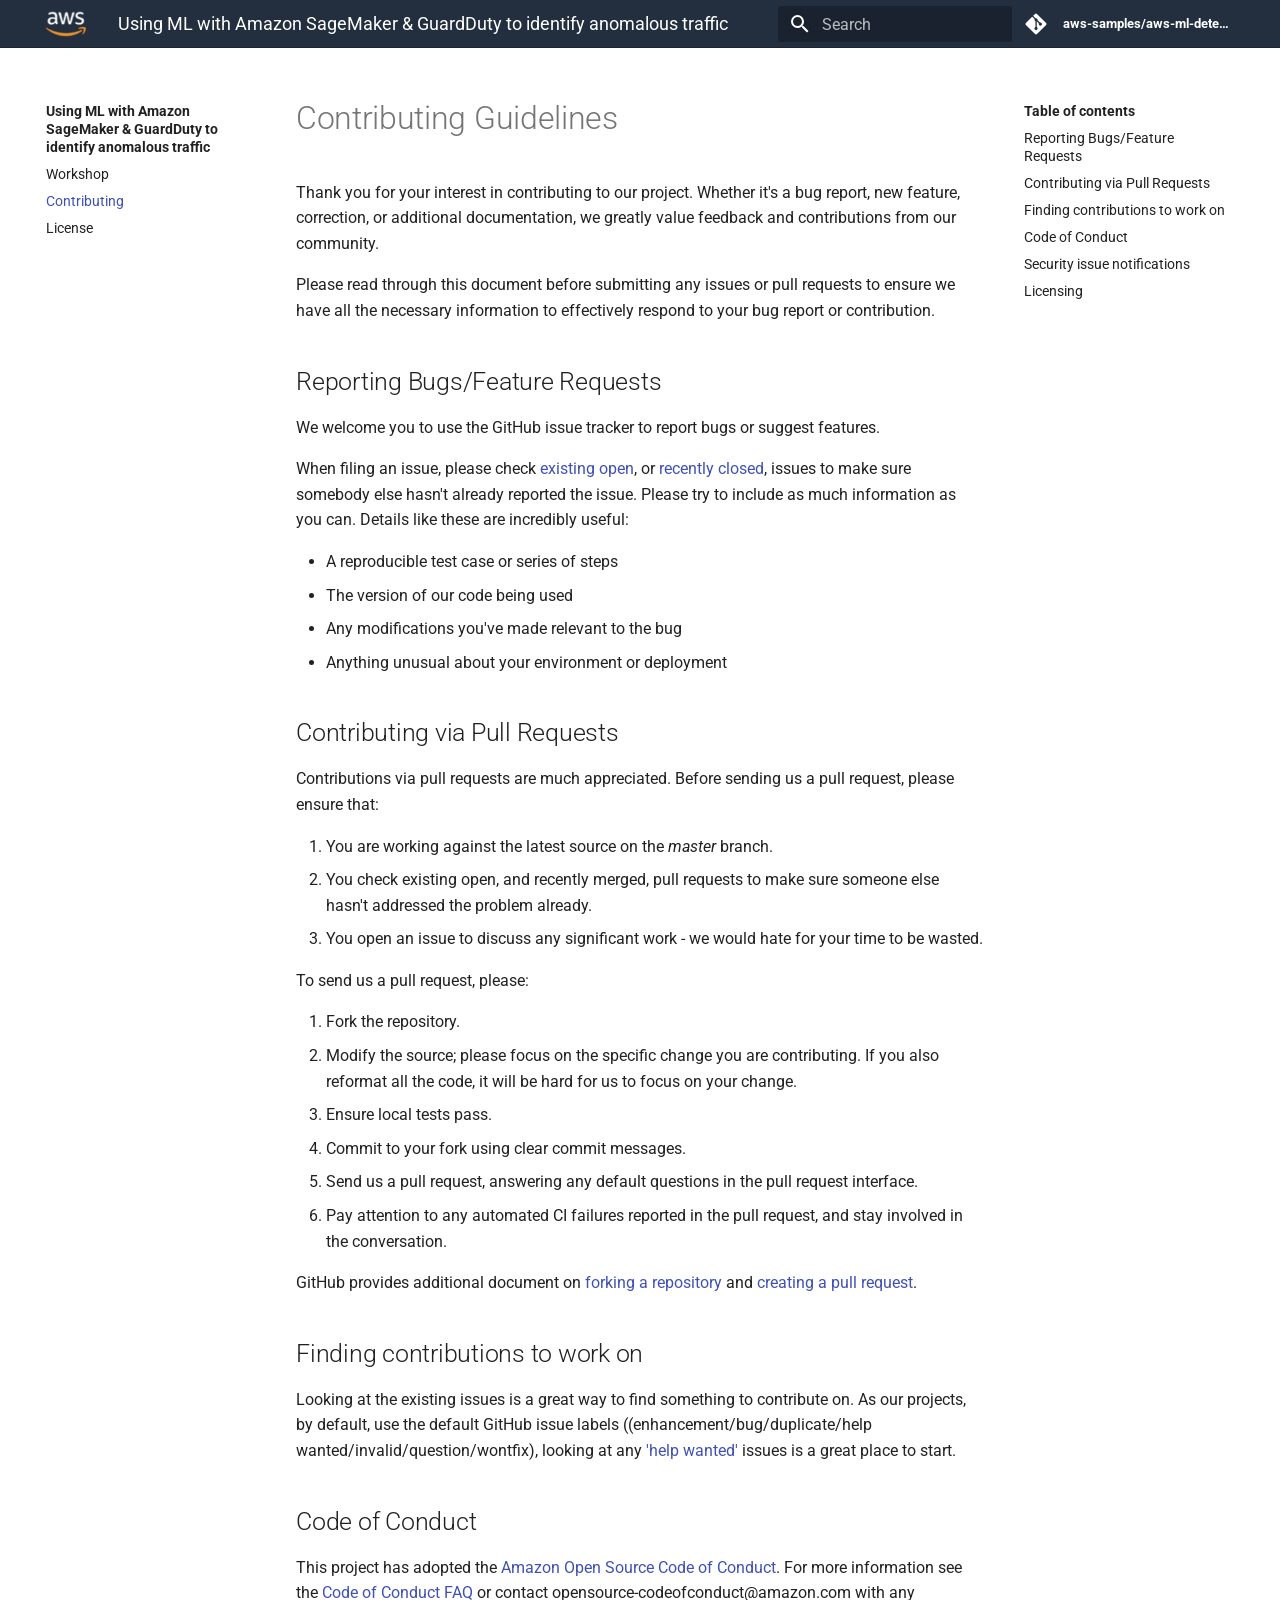
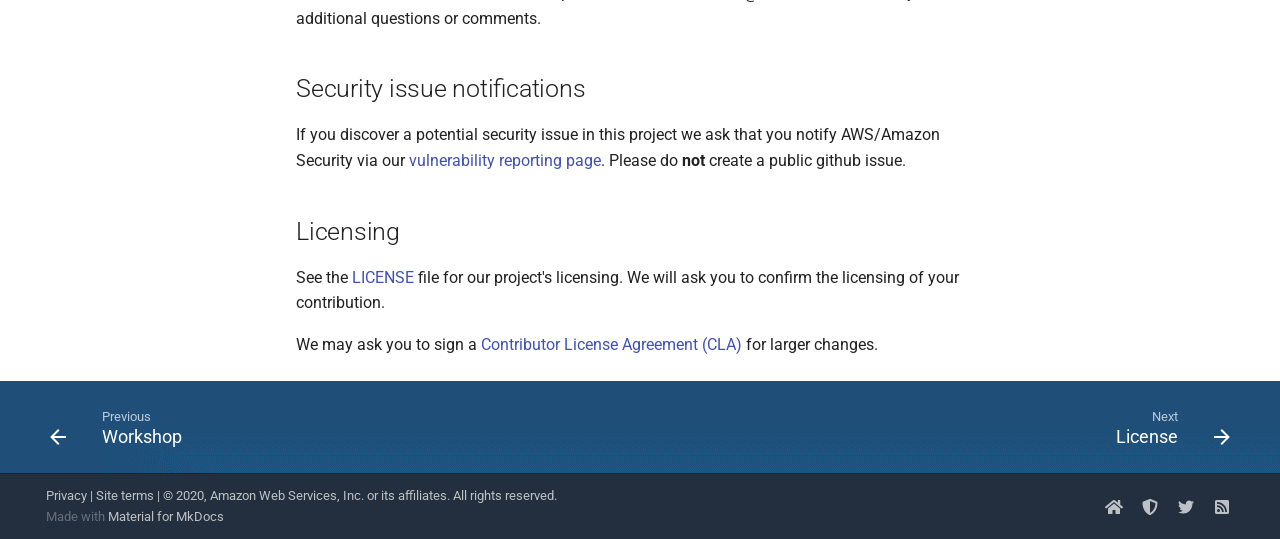
<file: contribute/index.html>
<!doctype html>
<html lang="en" class="no-js">
  <head>
    
      <meta charset="utf-8">
      <meta name="viewport" content="width=device-width,initial-scale=1">
      
        <meta name="description" content="This workshop shows how you can use an IP-based machine learning algorithm with Amazon SageMaker to augment and enrich findings from AWS Security services such as Amazon GuardDuty. You'll learn how to load the notebook in SageMaker, train the model, and score findings to determine abnormality of the activity.">
      
      
        <link rel="canonical" href="http://ml-threat-detection.awssecworkshops.com/contribute/">
      
      
        <meta name="author" content="aws-security-workshops@amazon.com">
      
      <link rel="shortcut icon" href="../assets/images/aws-favicon.ico">
      <meta name="generator" content="mkdocs-1.1.2, mkdocs-material-5.5.6">
    
    
      
        <title>Contributing - Using ML with Amazon SageMaker & GuardDuty to identify anomalous traffic</title>
      
    
    
      <link rel="stylesheet" href="../assets/stylesheets/main.63b94e9e.min.css">
      
      
    
    
    
      
        <link href="https://fonts.gstatic.com" rel="preconnect" crossorigin>
        <link rel="stylesheet" href="https://fonts.googleapis.com/css?family=Roboto:300,400,400i,700%7CRoboto+Mono&display=fallback">
        <style>body,input{font-family:"Roboto",-apple-system,BlinkMacSystemFont,Helvetica,Arial,sans-serif}code,kbd,pre{font-family:"Roboto Mono",SFMono-Regular,Consolas,Menlo,monospace}</style>
      
    
    
    
      <link rel="stylesheet" href="../stylesheets/custom.css">
    
    
      
    
    
  </head>
  
  
    <body dir="ltr">
  
    
    <input class="md-toggle" data-md-toggle="drawer" type="checkbox" id="__drawer" autocomplete="off">
    <input class="md-toggle" data-md-toggle="search" type="checkbox" id="__search" autocomplete="off">
    <label class="md-overlay" for="__drawer"></label>
    <div data-md-component="skip">
      
        
        <a href="#contributing-guidelines" class="md-skip">
          Skip to content
        </a>
      
    </div>
    <div data-md-component="announce">
      
    </div>
    
      <header class="md-header" data-md-component="header">
  <nav class="md-header-nav md-grid" aria-label="Header">
    <a href="http://ml-threat-detection.awssecworkshops.com/" title="Using ML with Amazon SageMaker & GuardDuty to identify anomalous traffic" class="md-header-nav__button md-logo" aria-label="Using ML with Amazon SageMaker & GuardDuty to identify anomalous traffic">
      
  <img src="../assets/images/aws_smile_logo.png" alt="logo">

    </a>
    <label class="md-header-nav__button md-icon" for="__drawer">
      <svg xmlns="http://www.w3.org/2000/svg" viewBox="0 0 24 24"><path d="M3 6h18v2H3V6m0 5h18v2H3v-2m0 5h18v2H3v-2z"/></svg>
    </label>
    <div class="md-header-nav__title" data-md-component="header-title">
      
        <div class="md-header-nav__ellipsis">
          <span class="md-header-nav__topic md-ellipsis">
            Using ML with Amazon SageMaker & GuardDuty to identify anomalous traffic
          </span>
          <span class="md-header-nav__topic md-ellipsis">
            
              Contributing
            
          </span>
        </div>
      
    </div>
    
      <label class="md-header-nav__button md-icon" for="__search">
        <svg xmlns="http://www.w3.org/2000/svg" viewBox="0 0 24 24"><path d="M9.5 3A6.5 6.5 0 0116 9.5c0 1.61-.59 3.09-1.56 4.23l.27.27h.79l5 5-1.5 1.5-5-5v-.79l-.27-.27A6.516 6.516 0 019.5 16 6.5 6.5 0 013 9.5 6.5 6.5 0 019.5 3m0 2C7 5 5 7 5 9.5S7 14 9.5 14 14 12 14 9.5 12 5 9.5 5z"/></svg>
      </label>
      
<div class="md-search" data-md-component="search" role="dialog">
  <label class="md-search__overlay" for="__search"></label>
  <div class="md-search__inner" role="search">
    <form class="md-search__form" name="search">
      <input type="text" class="md-search__input" name="query" aria-label="Search" placeholder="Search" autocapitalize="off" autocorrect="off" autocomplete="off" spellcheck="false" data-md-component="search-query" data-md-state="active">
      <label class="md-search__icon md-icon" for="__search">
        <svg xmlns="http://www.w3.org/2000/svg" viewBox="0 0 24 24"><path d="M9.5 3A6.5 6.5 0 0116 9.5c0 1.61-.59 3.09-1.56 4.23l.27.27h.79l5 5-1.5 1.5-5-5v-.79l-.27-.27A6.516 6.516 0 019.5 16 6.5 6.5 0 013 9.5 6.5 6.5 0 019.5 3m0 2C7 5 5 7 5 9.5S7 14 9.5 14 14 12 14 9.5 12 5 9.5 5z"/></svg>
        <svg xmlns="http://www.w3.org/2000/svg" viewBox="0 0 24 24"><path d="M20 11v2H8l5.5 5.5-1.42 1.42L4.16 12l7.92-7.92L13.5 5.5 8 11h12z"/></svg>
      </label>
      <button type="reset" class="md-search__icon md-icon" aria-label="Clear" data-md-component="search-reset" tabindex="-1">
        <svg xmlns="http://www.w3.org/2000/svg" viewBox="0 0 24 24"><path d="M19 6.41L17.59 5 12 10.59 6.41 5 5 6.41 10.59 12 5 17.59 6.41 19 12 13.41 17.59 19 19 17.59 13.41 12 19 6.41z"/></svg>
      </button>
    </form>
    <div class="md-search__output">
      <div class="md-search__scrollwrap" data-md-scrollfix>
        <div class="md-search-result" data-md-component="search-result">
          <div class="md-search-result__meta">
            Initializing search
          </div>
          <ol class="md-search-result__list"></ol>
        </div>
      </div>
    </div>
  </div>
</div>
    
    
      <div class="md-header-nav__source">
        
<a href="https://github.com/aws-samples/aws-ml-detection-workshop/" title="Go to repository" class="md-source">
  <div class="md-source__icon md-icon">
    
    <svg xmlns="http://www.w3.org/2000/svg" viewBox="0 0 448 512"><path d="M439.55 236.05L244 40.45a28.87 28.87 0 00-40.81 0l-40.66 40.63 51.52 51.52c27.06-9.14 52.68 16.77 43.39 43.68l49.66 49.66c34.23-11.8 61.18 31 35.47 56.69-26.49 26.49-70.21-2.87-56-37.34L240.22 199v121.85c25.3 12.54 22.26 41.85 9.08 55a34.34 34.34 0 01-48.55 0c-17.57-17.6-11.07-46.91 11.25-56v-123c-20.8-8.51-24.6-30.74-18.64-45L142.57 101 8.45 235.14a28.86 28.86 0 000 40.81l195.61 195.6a28.86 28.86 0 0040.8 0l194.69-194.69a28.86 28.86 0 000-40.81z"/></svg>
  </div>
  <div class="md-source__repository">
    aws-samples/aws-ml-detection-workshop
  </div>
</a>
      </div>
    
  </nav>
</header>
    
    <div class="md-container" data-md-component="container">
      
        
      
      
        
      
      <main class="md-main" data-md-component="main">
        <div class="md-main__inner md-grid">
          
            
              <div class="md-sidebar md-sidebar--primary" data-md-component="navigation">
                <div class="md-sidebar__scrollwrap">
                  <div class="md-sidebar__inner">
                    <nav class="md-nav md-nav--primary" aria-label="Navigation" data-md-level="0">
  <label class="md-nav__title" for="__drawer">
    <a href="http://ml-threat-detection.awssecworkshops.com/" title="Using ML with Amazon SageMaker & GuardDuty to identify anomalous traffic" class="md-nav__button md-logo" aria-label="Using ML with Amazon SageMaker & GuardDuty to identify anomalous traffic">
      
  <img src="../assets/images/aws_smile_logo.png" alt="logo">

    </a>
    Using ML with Amazon SageMaker & GuardDuty to identify anomalous traffic
  </label>
  
    <div class="md-nav__source">
      
<a href="https://github.com/aws-samples/aws-ml-detection-workshop/" title="Go to repository" class="md-source">
  <div class="md-source__icon md-icon">
    
    <svg xmlns="http://www.w3.org/2000/svg" viewBox="0 0 448 512"><path d="M439.55 236.05L244 40.45a28.87 28.87 0 00-40.81 0l-40.66 40.63 51.52 51.52c27.06-9.14 52.68 16.77 43.39 43.68l49.66 49.66c34.23-11.8 61.18 31 35.47 56.69-26.49 26.49-70.21-2.87-56-37.34L240.22 199v121.85c25.3 12.54 22.26 41.85 9.08 55a34.34 34.34 0 01-48.55 0c-17.57-17.6-11.07-46.91 11.25-56v-123c-20.8-8.51-24.6-30.74-18.64-45L142.57 101 8.45 235.14a28.86 28.86 0 000 40.81l195.61 195.6a28.86 28.86 0 0040.8 0l194.69-194.69a28.86 28.86 0 000-40.81z"/></svg>
  </div>
  <div class="md-source__repository">
    aws-samples/aws-ml-detection-workshop
  </div>
</a>
    </div>
  
  <ul class="md-nav__list" data-md-scrollfix>
    
      
      
      


  <li class="md-nav__item">
    <a href=".." title="Workshop" class="md-nav__link">
      Workshop
    </a>
  </li>

    
      
      
      

  


  <li class="md-nav__item md-nav__item--active">
    
    <input class="md-nav__toggle md-toggle" data-md-toggle="toc" type="checkbox" id="__toc">
    
      
    
    
      <label class="md-nav__link md-nav__link--active" for="__toc">
        Contributing
        <span class="md-nav__icon md-icon">
          <svg xmlns="http://www.w3.org/2000/svg" viewBox="0 0 24 24"><path d="M3 9h14V7H3v2m0 4h14v-2H3v2m0 4h14v-2H3v2m16 0h2v-2h-2v2m0-10v2h2V7h-2m0 6h2v-2h-2v2z"/></svg>
        </span>
      </label>
    
    <a href="./" title="Contributing" class="md-nav__link md-nav__link--active">
      Contributing
    </a>
    
      
<nav class="md-nav md-nav--secondary" aria-label="Table of contents">
  
  
    
  
  
    <label class="md-nav__title" for="__toc">
      <span class="md-nav__icon md-icon">
        <svg xmlns="http://www.w3.org/2000/svg" viewBox="0 0 24 24"><path d="M20 11v2H8l5.5 5.5-1.42 1.42L4.16 12l7.92-7.92L13.5 5.5 8 11h12z"/></svg>
      </span>
      Table of contents
    </label>
    <ul class="md-nav__list" data-md-scrollfix>
      
        <li class="md-nav__item">
  <a href="#reporting-bugsfeature-requests" class="md-nav__link">
    Reporting Bugs/Feature Requests
  </a>
  
</li>
      
        <li class="md-nav__item">
  <a href="#contributing-via-pull-requests" class="md-nav__link">
    Contributing via Pull Requests
  </a>
  
</li>
      
        <li class="md-nav__item">
  <a href="#finding-contributions-to-work-on" class="md-nav__link">
    Finding contributions to work on
  </a>
  
</li>
      
        <li class="md-nav__item">
  <a href="#code-of-conduct" class="md-nav__link">
    Code of Conduct
  </a>
  
</li>
      
        <li class="md-nav__item">
  <a href="#security-issue-notifications" class="md-nav__link">
    Security issue notifications
  </a>
  
</li>
      
        <li class="md-nav__item">
  <a href="#licensing" class="md-nav__link">
    Licensing
  </a>
  
</li>
      
    </ul>
  
</nav>
    
  </li>

    
      
      
      


  <li class="md-nav__item">
    <a href="../license/" title="License" class="md-nav__link">
      License
    </a>
  </li>

    
  </ul>
</nav>
                  </div>
                </div>
              </div>
            
            
              <div class="md-sidebar md-sidebar--secondary" data-md-component="toc">
                <div class="md-sidebar__scrollwrap">
                  <div class="md-sidebar__inner">
                    
<nav class="md-nav md-nav--secondary" aria-label="Table of contents">
  
  
    
  
  
    <label class="md-nav__title" for="__toc">
      <span class="md-nav__icon md-icon">
        <svg xmlns="http://www.w3.org/2000/svg" viewBox="0 0 24 24"><path d="M20 11v2H8l5.5 5.5-1.42 1.42L4.16 12l7.92-7.92L13.5 5.5 8 11h12z"/></svg>
      </span>
      Table of contents
    </label>
    <ul class="md-nav__list" data-md-scrollfix>
      
        <li class="md-nav__item">
  <a href="#reporting-bugsfeature-requests" class="md-nav__link">
    Reporting Bugs/Feature Requests
  </a>
  
</li>
      
        <li class="md-nav__item">
  <a href="#contributing-via-pull-requests" class="md-nav__link">
    Contributing via Pull Requests
  </a>
  
</li>
      
        <li class="md-nav__item">
  <a href="#finding-contributions-to-work-on" class="md-nav__link">
    Finding contributions to work on
  </a>
  
</li>
      
        <li class="md-nav__item">
  <a href="#code-of-conduct" class="md-nav__link">
    Code of Conduct
  </a>
  
</li>
      
        <li class="md-nav__item">
  <a href="#security-issue-notifications" class="md-nav__link">
    Security issue notifications
  </a>
  
</li>
      
        <li class="md-nav__item">
  <a href="#licensing" class="md-nav__link">
    Licensing
  </a>
  
</li>
      
    </ul>
  
</nav>
                  </div>
                </div>
              </div>
            
          
          <div class="md-content">
            <article class="md-content__inner md-typeset">
              
                
                  <a href="https://github.com/aws-samples/aws-ml-detection-workshop/edit/master/docs/contribute.md" title="Edit this page" class="md-content__button md-icon">
                    <svg xmlns="http://www.w3.org/2000/svg" viewBox="0 0 24 24"><path d="M20.71 7.04c.39-.39.39-1.04 0-1.41l-2.34-2.34c-.37-.39-1.02-.39-1.41 0l-1.84 1.83 3.75 3.75M3 17.25V21h3.75L17.81 9.93l-3.75-3.75L3 17.25z"/></svg>
                  </a>
                
                
                  
                
                
                <h1 id="contributing-guidelines">Contributing Guidelines</h1>
<p>Thank you for your interest in contributing to our project. Whether it's a bug report, new feature, correction, or additional 
documentation, we greatly value feedback and contributions from our community.</p>
<p>Please read through this document before submitting any issues or pull requests to ensure we have all the necessary 
information to effectively respond to your bug report or contribution.</p>
<h2 id="reporting-bugsfeature-requests">Reporting Bugs/Feature Requests</h2>
<p>We welcome you to use the GitHub issue tracker to report bugs or suggest features.</p>
<p>When filing an issue, please check <a href="https://github.com/aws-samples/aws-ml-detection-workshop/issues">existing open</a>, or <a href="https://github.com/aws-samples/aws-ml-detection-workshop/issues?utf8=%E2%9C%93&amp;q=is%3Aissue%20is%3Aclosed%20">recently closed</a>, issues to make sure somebody else hasn't already 
reported the issue. Please try to include as much information as you can. Details like these are incredibly useful:</p>
<ul>
<li>A reproducible test case or series of steps</li>
<li>The version of our code being used</li>
<li>Any modifications you've made relevant to the bug</li>
<li>Anything unusual about your environment or deployment</li>
</ul>
<h2 id="contributing-via-pull-requests">Contributing via Pull Requests</h2>
<p>Contributions via pull requests are much appreciated. Before sending us a pull request, please ensure that:</p>
<ol>
<li>You are working against the latest source on the <em>master</em> branch.</li>
<li>You check existing open, and recently merged, pull requests to make sure someone else hasn't addressed the problem already.</li>
<li>You open an issue to discuss any significant work - we would hate for your time to be wasted.</li>
</ol>
<p>To send us a pull request, please:</p>
<ol>
<li>Fork the repository.</li>
<li>Modify the source; please focus on the specific change you are contributing. If you also reformat all the code, it will be hard for us to focus on your change.</li>
<li>Ensure local tests pass.</li>
<li>Commit to your fork using clear commit messages.</li>
<li>Send us a pull request, answering any default questions in the pull request interface.</li>
<li>Pay attention to any automated CI failures reported in the pull request, and stay involved in the conversation.</li>
</ol>
<p>GitHub provides additional document on <a href="https://help.github.com/articles/fork-a-repo/">forking a repository</a> and 
<a href="https://help.github.com/articles/creating-a-pull-request/">creating a pull request</a>.</p>
<h2 id="finding-contributions-to-work-on">Finding contributions to work on</h2>
<p>Looking at the existing issues is a great way to find something to contribute on. As our projects, by default, use the default GitHub issue labels ((enhancement/bug/duplicate/help wanted/invalid/question/wontfix), looking at any <a href="https://github.com/aws-samples/aws-ml-detection-workshop/labels/help%20wanted">'help wanted'</a> issues is a great place to start. </p>
<h2 id="code-of-conduct">Code of Conduct</h2>
<p>This project has adopted the <a href="https://aws.github.io/code-of-conduct">Amazon Open Source Code of Conduct</a>. 
For more information see the <a href="https://aws.github.io/code-of-conduct-faq">Code of Conduct FAQ</a> or contact 
opensource-codeofconduct@amazon.com with any additional questions or comments.</p>
<h2 id="security-issue-notifications">Security issue notifications</h2>
<p>If you discover a potential security issue in this project we ask that you notify AWS/Amazon Security via our <a href="http://aws.amazon.com/security/vulnerability-reporting/">vulnerability reporting page</a>. Please do <strong>not</strong> create a public github issue.</p>
<h2 id="licensing">Licensing</h2>
<p>See the <a href="https://github.com/aws-samples/aws-ml-detection-workshop/blob/master/LICENSE">LICENSE</a> file for our project's licensing. We will ask you to confirm the licensing of your contribution.</p>
<p>We may ask you to sign a <a href="http://en.wikipedia.org/wiki/Contributor_License_Agreement">Contributor License Agreement (CLA)</a> for larger changes.</p>
                
              
              
                


              
            </article>
          </div>
        </div>
      </main>
      
        
<footer class="md-footer">
  
    <div class="md-footer-nav">
      <nav class="md-footer-nav__inner md-grid" aria-label="Footer">
        
          <a href=".." title="Workshop" class="md-footer-nav__link md-footer-nav__link--prev" rel="prev">
            <div class="md-footer-nav__button md-icon">
              <svg xmlns="http://www.w3.org/2000/svg" viewBox="0 0 24 24"><path d="M20 11v2H8l5.5 5.5-1.42 1.42L4.16 12l7.92-7.92L13.5 5.5 8 11h12z"/></svg>
            </div>
            <div class="md-footer-nav__title">
              <div class="md-ellipsis">
                <span class="md-footer-nav__direction">
                  Previous
                </span>
                Workshop
              </div>
            </div>
          </a>
        
        
          <a href="../license/" title="License" class="md-footer-nav__link md-footer-nav__link--next" rel="next">
            <div class="md-footer-nav__title">
              <div class="md-ellipsis">
                <span class="md-footer-nav__direction">
                  Next
                </span>
                License
              </div>
            </div>
            <div class="md-footer-nav__button md-icon">
              <svg xmlns="http://www.w3.org/2000/svg" viewBox="0 0 24 24"><path d="M4 11v2h12l-5.5 5.5 1.42 1.42L19.84 12l-7.92-7.92L10.5 5.5 16 11H4z"/></svg>
            </div>
          </a>
        
      </nav>
    </div>
  
  <div class="md-footer-meta md-typeset">
    <div class="md-footer-meta__inner md-grid">
      <div class="md-footer-copyright">
        
          <div class="md-footer-copyright__highlight">
            <a href="https://aws.amazon.com/privacy/" target="_blank">Privacy</a> | <a href="https://aws.amazon.com/terms/" target="_blank">Site terms</a> | &copy; 2020, Amazon Web Services, Inc. or its affiliates. All rights reserved.
          </div>
        
        Made with
        <a href="https://squidfunk.github.io/mkdocs-material/" target="_blank" rel="noopener">
          Material for MkDocs
        </a>
      </div>
      
  <div class="md-footer-social">
    
      
      
        
        
      
      <a href="https://awssecworkshops.com" target="_blank" rel="noopener" title="awssecworkshops.com" class="md-footer-social__link">
        <svg xmlns="http://www.w3.org/2000/svg" viewBox="0 0 576 512"><path d="M280.37 148.26L96 300.11V464a16 16 0 0016 16l112.06-.29a16 16 0 0015.92-16V368a16 16 0 0116-16h64a16 16 0 0116 16v95.64a16 16 0 0016 16.05L464 480a16 16 0 0016-16V300L295.67 148.26a12.19 12.19 0 00-15.3 0zM571.6 251.47L488 182.56V44.05a12 12 0 00-12-12h-56a12 12 0 00-12 12v72.61L318.47 43a48 48 0 00-61 0L4.34 251.47a12 12 0 00-1.6 16.9l25.5 31A12 12 0 0045.15 301l235.22-193.74a12.19 12.19 0 0115.3 0L530.9 301a12 12 0 0016.9-1.6l25.5-31a12 12 0 00-1.7-16.93z"/></svg>
      </a>
    
      
      
        
        
      
      <a href="https://aws.amazon.com/security/" target="_blank" rel="noopener" title="aws.amazon.com" class="md-footer-social__link">
        <svg xmlns="http://www.w3.org/2000/svg" viewBox="0 0 512 512"><path d="M466.5 83.7l-192-80a48.15 48.15 0 00-36.9 0l-192 80C27.7 91.1 16 108.6 16 128c0 198.5 114.5 335.7 221.5 380.3 11.8 4.9 25.1 4.9 36.9 0C360.1 472.6 496 349.3 496 128c0-19.4-11.7-36.9-29.5-44.3zM256.1 446.3l-.1-381 175.9 73.3c-3.3 151.4-82.1 261.1-175.8 307.7z"/></svg>
      </a>
    
      
      
        
        
      
      <a href="https://twitter.com/awssecurityinfo?lang=en" target="_blank" rel="noopener" title="twitter.com" class="md-footer-social__link">
        <svg xmlns="http://www.w3.org/2000/svg" viewBox="0 0 512 512"><path d="M459.37 151.716c.325 4.548.325 9.097.325 13.645 0 138.72-105.583 298.558-298.558 298.558-59.452 0-114.68-17.219-161.137-47.106 8.447.974 16.568 1.299 25.34 1.299 49.055 0 94.213-16.568 130.274-44.832-46.132-.975-84.792-31.188-98.112-72.772 6.498.974 12.995 1.624 19.818 1.624 9.421 0 18.843-1.3 27.614-3.573-48.081-9.747-84.143-51.98-84.143-102.985v-1.299c13.969 7.797 30.214 12.67 47.431 13.319-28.264-18.843-46.781-51.005-46.781-87.391 0-19.492 5.197-37.36 14.294-52.954 51.655 63.675 129.3 105.258 216.365 109.807-1.624-7.797-2.599-15.918-2.599-24.04 0-57.828 46.782-104.934 104.934-104.934 30.213 0 57.502 12.67 76.67 33.137 23.715-4.548 46.456-13.32 66.599-25.34-7.798 24.366-24.366 44.833-46.132 57.827 21.117-2.273 41.584-8.122 60.426-16.243-14.292 20.791-32.161 39.308-52.628 54.253z"/></svg>
      </a>
    
      
      
        
        
      
      <a href="https://aws.amazon.com/blogs/security/" target="_blank" rel="noopener" title="aws.amazon.com" class="md-footer-social__link">
        <svg xmlns="http://www.w3.org/2000/svg" viewBox="0 0 448 512"><path d="M400 32H48C21.49 32 0 53.49 0 80v352c0 26.51 21.49 48 48 48h352c26.51 0 48-21.49 48-48V80c0-26.51-21.49-48-48-48zM112 416c-26.51 0-48-21.49-48-48s21.49-48 48-48 48 21.49 48 48-21.49 48-48 48zm157.533 0h-34.335c-6.011 0-11.051-4.636-11.442-10.634-5.214-80.05-69.243-143.92-149.123-149.123-5.997-.39-10.633-5.431-10.633-11.441v-34.335c0-6.535 5.468-11.777 11.994-11.425 110.546 5.974 198.997 94.536 204.964 204.964.352 6.526-4.89 11.994-11.425 11.994zm103.027 0h-34.334c-6.161 0-11.175-4.882-11.427-11.038-5.598-136.535-115.204-246.161-251.76-251.76C68.882 152.949 64 147.935 64 141.774V107.44c0-6.454 5.338-11.664 11.787-11.432 167.83 6.025 302.21 141.191 308.205 308.205.232 6.449-4.978 11.787-11.432 11.787z"/></svg>
      </a>
    
  </div>

    </div>
  </div>
</footer>
      
    </div>
    
      <script src="../assets/javascripts/vendor.d1f5a259.min.js"></script>
      <script src="../assets/javascripts/bundle.d5fec882.min.js"></script><script id="__lang" type="application/json">{"clipboard.copy": "Copy to clipboard", "clipboard.copied": "Copied to clipboard", "search.config.lang": "en", "search.config.pipeline": "trimmer, stopWordFilter", "search.config.separator": "[\\s\\-]+", "search.result.placeholder": "Type to start searching", "search.result.none": "No matching documents", "search.result.one": "1 matching document", "search.result.other": "# matching documents"}</script>
      
      <script>
        app = initialize({
          base: "..",
          features: [],
          search: Object.assign({
            worker: "../assets/javascripts/worker/search.fae956e7.min.js"
          }, typeof search !== "undefined" && search)
        })
      </script>
      
    
  </body>
</html>
</file>
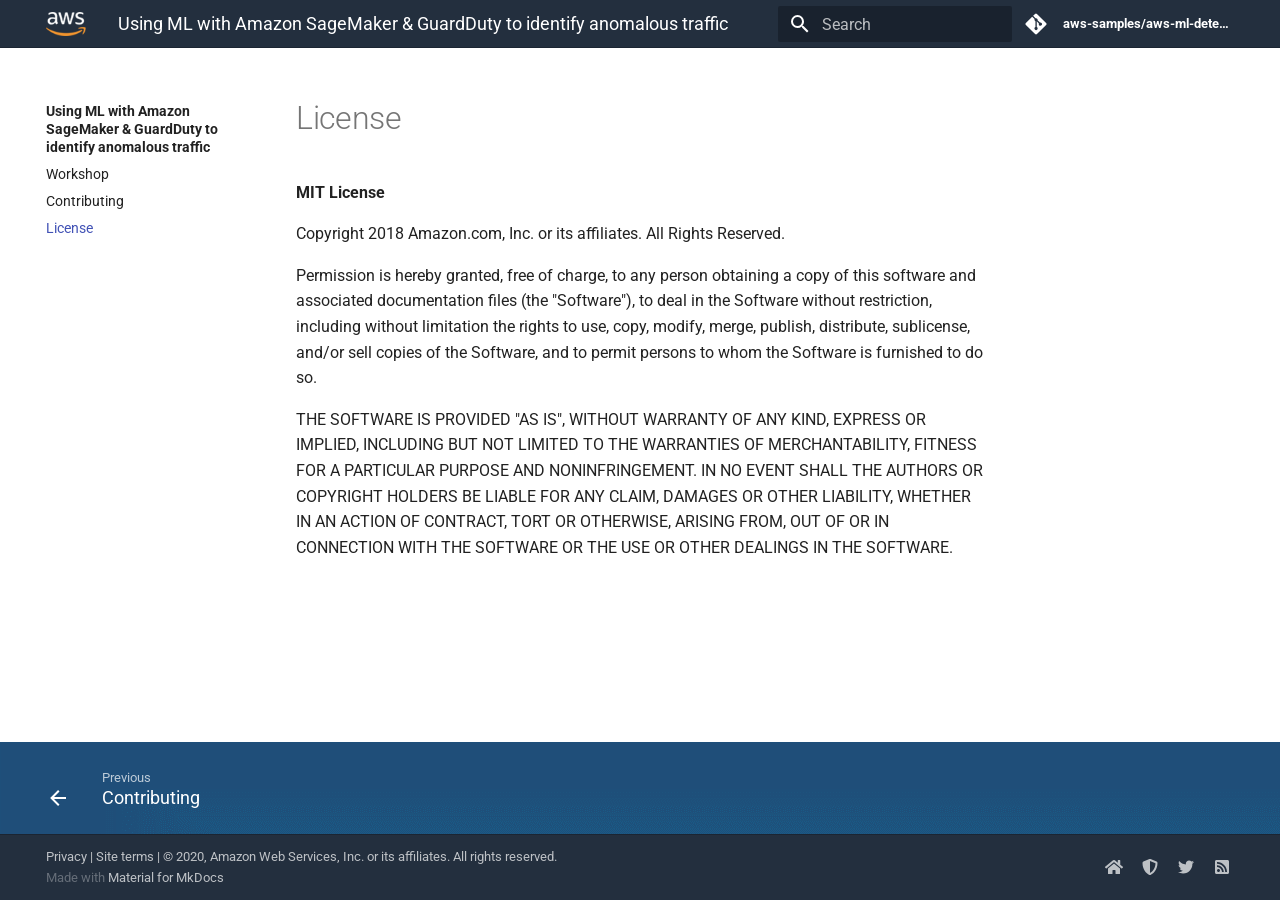
<file: license/index.html>
<!doctype html>
<html lang="en" class="no-js">
  <head>
    
      <meta charset="utf-8">
      <meta name="viewport" content="width=device-width,initial-scale=1">
      
        <meta name="description" content="This workshop shows how you can use an IP-based machine learning algorithm with Amazon SageMaker to augment and enrich findings from AWS Security services such as Amazon GuardDuty. You'll learn how to load the notebook in SageMaker, train the model, and score findings to determine abnormality of the activity.">
      
      
        <link rel="canonical" href="http://ml-threat-detection.awssecworkshops.com/license/">
      
      
        <meta name="author" content="aws-security-workshops@amazon.com">
      
      <link rel="shortcut icon" href="../assets/images/aws-favicon.ico">
      <meta name="generator" content="mkdocs-1.1.2, mkdocs-material-5.5.6">
    
    
      
        <title>License - Using ML with Amazon SageMaker & GuardDuty to identify anomalous traffic</title>
      
    
    
      <link rel="stylesheet" href="../assets/stylesheets/main.63b94e9e.min.css">
      
      
    
    
    
      
        <link href="https://fonts.gstatic.com" rel="preconnect" crossorigin>
        <link rel="stylesheet" href="https://fonts.googleapis.com/css?family=Roboto:300,400,400i,700%7CRoboto+Mono&display=fallback">
        <style>body,input{font-family:"Roboto",-apple-system,BlinkMacSystemFont,Helvetica,Arial,sans-serif}code,kbd,pre{font-family:"Roboto Mono",SFMono-Regular,Consolas,Menlo,monospace}</style>
      
    
    
    
      <link rel="stylesheet" href="../stylesheets/custom.css">
    
    
      
    
    
  </head>
  
  
    <body dir="ltr">
  
    
    <input class="md-toggle" data-md-toggle="drawer" type="checkbox" id="__drawer" autocomplete="off">
    <input class="md-toggle" data-md-toggle="search" type="checkbox" id="__search" autocomplete="off">
    <label class="md-overlay" for="__drawer"></label>
    <div data-md-component="skip">
      
        
        <a href="#license" class="md-skip">
          Skip to content
        </a>
      
    </div>
    <div data-md-component="announce">
      
    </div>
    
      <header class="md-header" data-md-component="header">
  <nav class="md-header-nav md-grid" aria-label="Header">
    <a href="http://ml-threat-detection.awssecworkshops.com/" title="Using ML with Amazon SageMaker & GuardDuty to identify anomalous traffic" class="md-header-nav__button md-logo" aria-label="Using ML with Amazon SageMaker & GuardDuty to identify anomalous traffic">
      
  <img src="../assets/images/aws_smile_logo.png" alt="logo">

    </a>
    <label class="md-header-nav__button md-icon" for="__drawer">
      <svg xmlns="http://www.w3.org/2000/svg" viewBox="0 0 24 24"><path d="M3 6h18v2H3V6m0 5h18v2H3v-2m0 5h18v2H3v-2z"/></svg>
    </label>
    <div class="md-header-nav__title" data-md-component="header-title">
      
        <div class="md-header-nav__ellipsis">
          <span class="md-header-nav__topic md-ellipsis">
            Using ML with Amazon SageMaker & GuardDuty to identify anomalous traffic
          </span>
          <span class="md-header-nav__topic md-ellipsis">
            
              License
            
          </span>
        </div>
      
    </div>
    
      <label class="md-header-nav__button md-icon" for="__search">
        <svg xmlns="http://www.w3.org/2000/svg" viewBox="0 0 24 24"><path d="M9.5 3A6.5 6.5 0 0116 9.5c0 1.61-.59 3.09-1.56 4.23l.27.27h.79l5 5-1.5 1.5-5-5v-.79l-.27-.27A6.516 6.516 0 019.5 16 6.5 6.5 0 013 9.5 6.5 6.5 0 019.5 3m0 2C7 5 5 7 5 9.5S7 14 9.5 14 14 12 14 9.5 12 5 9.5 5z"/></svg>
      </label>
      
<div class="md-search" data-md-component="search" role="dialog">
  <label class="md-search__overlay" for="__search"></label>
  <div class="md-search__inner" role="search">
    <form class="md-search__form" name="search">
      <input type="text" class="md-search__input" name="query" aria-label="Search" placeholder="Search" autocapitalize="off" autocorrect="off" autocomplete="off" spellcheck="false" data-md-component="search-query" data-md-state="active">
      <label class="md-search__icon md-icon" for="__search">
        <svg xmlns="http://www.w3.org/2000/svg" viewBox="0 0 24 24"><path d="M9.5 3A6.5 6.5 0 0116 9.5c0 1.61-.59 3.09-1.56 4.23l.27.27h.79l5 5-1.5 1.5-5-5v-.79l-.27-.27A6.516 6.516 0 019.5 16 6.5 6.5 0 013 9.5 6.5 6.5 0 019.5 3m0 2C7 5 5 7 5 9.5S7 14 9.5 14 14 12 14 9.5 12 5 9.5 5z"/></svg>
        <svg xmlns="http://www.w3.org/2000/svg" viewBox="0 0 24 24"><path d="M20 11v2H8l5.5 5.5-1.42 1.42L4.16 12l7.92-7.92L13.5 5.5 8 11h12z"/></svg>
      </label>
      <button type="reset" class="md-search__icon md-icon" aria-label="Clear" data-md-component="search-reset" tabindex="-1">
        <svg xmlns="http://www.w3.org/2000/svg" viewBox="0 0 24 24"><path d="M19 6.41L17.59 5 12 10.59 6.41 5 5 6.41 10.59 12 5 17.59 6.41 19 12 13.41 17.59 19 19 17.59 13.41 12 19 6.41z"/></svg>
      </button>
    </form>
    <div class="md-search__output">
      <div class="md-search__scrollwrap" data-md-scrollfix>
        <div class="md-search-result" data-md-component="search-result">
          <div class="md-search-result__meta">
            Initializing search
          </div>
          <ol class="md-search-result__list"></ol>
        </div>
      </div>
    </div>
  </div>
</div>
    
    
      <div class="md-header-nav__source">
        
<a href="https://github.com/aws-samples/aws-ml-detection-workshop/" title="Go to repository" class="md-source">
  <div class="md-source__icon md-icon">
    
    <svg xmlns="http://www.w3.org/2000/svg" viewBox="0 0 448 512"><path d="M439.55 236.05L244 40.45a28.87 28.87 0 00-40.81 0l-40.66 40.63 51.52 51.52c27.06-9.14 52.68 16.77 43.39 43.68l49.66 49.66c34.23-11.8 61.18 31 35.47 56.69-26.49 26.49-70.21-2.87-56-37.34L240.22 199v121.85c25.3 12.54 22.26 41.85 9.08 55a34.34 34.34 0 01-48.55 0c-17.57-17.6-11.07-46.91 11.25-56v-123c-20.8-8.51-24.6-30.74-18.64-45L142.57 101 8.45 235.14a28.86 28.86 0 000 40.81l195.61 195.6a28.86 28.86 0 0040.8 0l194.69-194.69a28.86 28.86 0 000-40.81z"/></svg>
  </div>
  <div class="md-source__repository">
    aws-samples/aws-ml-detection-workshop
  </div>
</a>
      </div>
    
  </nav>
</header>
    
    <div class="md-container" data-md-component="container">
      
        
      
      
        
      
      <main class="md-main" data-md-component="main">
        <div class="md-main__inner md-grid">
          
            
              <div class="md-sidebar md-sidebar--primary" data-md-component="navigation">
                <div class="md-sidebar__scrollwrap">
                  <div class="md-sidebar__inner">
                    <nav class="md-nav md-nav--primary" aria-label="Navigation" data-md-level="0">
  <label class="md-nav__title" for="__drawer">
    <a href="http://ml-threat-detection.awssecworkshops.com/" title="Using ML with Amazon SageMaker & GuardDuty to identify anomalous traffic" class="md-nav__button md-logo" aria-label="Using ML with Amazon SageMaker & GuardDuty to identify anomalous traffic">
      
  <img src="../assets/images/aws_smile_logo.png" alt="logo">

    </a>
    Using ML with Amazon SageMaker & GuardDuty to identify anomalous traffic
  </label>
  
    <div class="md-nav__source">
      
<a href="https://github.com/aws-samples/aws-ml-detection-workshop/" title="Go to repository" class="md-source">
  <div class="md-source__icon md-icon">
    
    <svg xmlns="http://www.w3.org/2000/svg" viewBox="0 0 448 512"><path d="M439.55 236.05L244 40.45a28.87 28.87 0 00-40.81 0l-40.66 40.63 51.52 51.52c27.06-9.14 52.68 16.77 43.39 43.68l49.66 49.66c34.23-11.8 61.18 31 35.47 56.69-26.49 26.49-70.21-2.87-56-37.34L240.22 199v121.85c25.3 12.54 22.26 41.85 9.08 55a34.34 34.34 0 01-48.55 0c-17.57-17.6-11.07-46.91 11.25-56v-123c-20.8-8.51-24.6-30.74-18.64-45L142.57 101 8.45 235.14a28.86 28.86 0 000 40.81l195.61 195.6a28.86 28.86 0 0040.8 0l194.69-194.69a28.86 28.86 0 000-40.81z"/></svg>
  </div>
  <div class="md-source__repository">
    aws-samples/aws-ml-detection-workshop
  </div>
</a>
    </div>
  
  <ul class="md-nav__list" data-md-scrollfix>
    
      
      
      


  <li class="md-nav__item">
    <a href=".." title="Workshop" class="md-nav__link">
      Workshop
    </a>
  </li>

    
      
      
      


  <li class="md-nav__item">
    <a href="../contribute/" title="Contributing" class="md-nav__link">
      Contributing
    </a>
  </li>

    
      
      
      

  


  <li class="md-nav__item md-nav__item--active">
    
    <input class="md-nav__toggle md-toggle" data-md-toggle="toc" type="checkbox" id="__toc">
    
      
    
    
    <a href="./" title="License" class="md-nav__link md-nav__link--active">
      License
    </a>
    
  </li>

    
  </ul>
</nav>
                  </div>
                </div>
              </div>
            
            
              <div class="md-sidebar md-sidebar--secondary" data-md-component="toc">
                <div class="md-sidebar__scrollwrap">
                  <div class="md-sidebar__inner">
                    
<nav class="md-nav md-nav--secondary" aria-label="Table of contents">
  
  
    
  
  
</nav>
                  </div>
                </div>
              </div>
            
          
          <div class="md-content">
            <article class="md-content__inner md-typeset">
              
                
                  <a href="https://github.com/aws-samples/aws-ml-detection-workshop/edit/master/docs/license.md" title="Edit this page" class="md-content__button md-icon">
                    <svg xmlns="http://www.w3.org/2000/svg" viewBox="0 0 24 24"><path d="M20.71 7.04c.39-.39.39-1.04 0-1.41l-2.34-2.34c-.37-.39-1.02-.39-1.41 0l-1.84 1.83 3.75 3.75M3 17.25V21h3.75L17.81 9.93l-3.75-3.75L3 17.25z"/></svg>
                  </a>
                
                
                  
                
                
                <h1 id="license">License</h1>
<p><strong>MIT License</strong></p>
<p>Copyright 2018 Amazon.com, Inc. or its affiliates. All Rights Reserved.</p>
<p>Permission is hereby granted, free of charge, to any person obtaining a copy of this
software and associated documentation files (the "Software"), to deal in the Software
without restriction, including without limitation the rights to use, copy, modify,
merge, publish, distribute, sublicense, and/or sell copies of the Software, and to
permit persons to whom the Software is furnished to do so.</p>
<p>THE SOFTWARE IS PROVIDED "AS IS", WITHOUT WARRANTY OF ANY KIND, EXPRESS OR IMPLIED,
INCLUDING BUT NOT LIMITED TO THE WARRANTIES OF MERCHANTABILITY, FITNESS FOR A
PARTICULAR PURPOSE AND NONINFRINGEMENT. IN NO EVENT SHALL THE AUTHORS OR COPYRIGHT
HOLDERS BE LIABLE FOR ANY CLAIM, DAMAGES OR OTHER LIABILITY, WHETHER IN AN ACTION
OF CONTRACT, TORT OR OTHERWISE, ARISING FROM, OUT OF OR IN CONNECTION WITH THE
SOFTWARE OR THE USE OR OTHER DEALINGS IN THE SOFTWARE.</p>
                
              
              
                


              
            </article>
          </div>
        </div>
      </main>
      
        
<footer class="md-footer">
  
    <div class="md-footer-nav">
      <nav class="md-footer-nav__inner md-grid" aria-label="Footer">
        
          <a href="../contribute/" title="Contributing" class="md-footer-nav__link md-footer-nav__link--prev" rel="prev">
            <div class="md-footer-nav__button md-icon">
              <svg xmlns="http://www.w3.org/2000/svg" viewBox="0 0 24 24"><path d="M20 11v2H8l5.5 5.5-1.42 1.42L4.16 12l7.92-7.92L13.5 5.5 8 11h12z"/></svg>
            </div>
            <div class="md-footer-nav__title">
              <div class="md-ellipsis">
                <span class="md-footer-nav__direction">
                  Previous
                </span>
                Contributing
              </div>
            </div>
          </a>
        
        
      </nav>
    </div>
  
  <div class="md-footer-meta md-typeset">
    <div class="md-footer-meta__inner md-grid">
      <div class="md-footer-copyright">
        
          <div class="md-footer-copyright__highlight">
            <a href="https://aws.amazon.com/privacy/" target="_blank">Privacy</a> | <a href="https://aws.amazon.com/terms/" target="_blank">Site terms</a> | &copy; 2020, Amazon Web Services, Inc. or its affiliates. All rights reserved.
          </div>
        
        Made with
        <a href="https://squidfunk.github.io/mkdocs-material/" target="_blank" rel="noopener">
          Material for MkDocs
        </a>
      </div>
      
  <div class="md-footer-social">
    
      
      
        
        
      
      <a href="https://awssecworkshops.com" target="_blank" rel="noopener" title="awssecworkshops.com" class="md-footer-social__link">
        <svg xmlns="http://www.w3.org/2000/svg" viewBox="0 0 576 512"><path d="M280.37 148.26L96 300.11V464a16 16 0 0016 16l112.06-.29a16 16 0 0015.92-16V368a16 16 0 0116-16h64a16 16 0 0116 16v95.64a16 16 0 0016 16.05L464 480a16 16 0 0016-16V300L295.67 148.26a12.19 12.19 0 00-15.3 0zM571.6 251.47L488 182.56V44.05a12 12 0 00-12-12h-56a12 12 0 00-12 12v72.61L318.47 43a48 48 0 00-61 0L4.34 251.47a12 12 0 00-1.6 16.9l25.5 31A12 12 0 0045.15 301l235.22-193.74a12.19 12.19 0 0115.3 0L530.9 301a12 12 0 0016.9-1.6l25.5-31a12 12 0 00-1.7-16.93z"/></svg>
      </a>
    
      
      
        
        
      
      <a href="https://aws.amazon.com/security/" target="_blank" rel="noopener" title="aws.amazon.com" class="md-footer-social__link">
        <svg xmlns="http://www.w3.org/2000/svg" viewBox="0 0 512 512"><path d="M466.5 83.7l-192-80a48.15 48.15 0 00-36.9 0l-192 80C27.7 91.1 16 108.6 16 128c0 198.5 114.5 335.7 221.5 380.3 11.8 4.9 25.1 4.9 36.9 0C360.1 472.6 496 349.3 496 128c0-19.4-11.7-36.9-29.5-44.3zM256.1 446.3l-.1-381 175.9 73.3c-3.3 151.4-82.1 261.1-175.8 307.7z"/></svg>
      </a>
    
      
      
        
        
      
      <a href="https://twitter.com/awssecurityinfo?lang=en" target="_blank" rel="noopener" title="twitter.com" class="md-footer-social__link">
        <svg xmlns="http://www.w3.org/2000/svg" viewBox="0 0 512 512"><path d="M459.37 151.716c.325 4.548.325 9.097.325 13.645 0 138.72-105.583 298.558-298.558 298.558-59.452 0-114.68-17.219-161.137-47.106 8.447.974 16.568 1.299 25.34 1.299 49.055 0 94.213-16.568 130.274-44.832-46.132-.975-84.792-31.188-98.112-72.772 6.498.974 12.995 1.624 19.818 1.624 9.421 0 18.843-1.3 27.614-3.573-48.081-9.747-84.143-51.98-84.143-102.985v-1.299c13.969 7.797 30.214 12.67 47.431 13.319-28.264-18.843-46.781-51.005-46.781-87.391 0-19.492 5.197-37.36 14.294-52.954 51.655 63.675 129.3 105.258 216.365 109.807-1.624-7.797-2.599-15.918-2.599-24.04 0-57.828 46.782-104.934 104.934-104.934 30.213 0 57.502 12.67 76.67 33.137 23.715-4.548 46.456-13.32 66.599-25.34-7.798 24.366-24.366 44.833-46.132 57.827 21.117-2.273 41.584-8.122 60.426-16.243-14.292 20.791-32.161 39.308-52.628 54.253z"/></svg>
      </a>
    
      
      
        
        
      
      <a href="https://aws.amazon.com/blogs/security/" target="_blank" rel="noopener" title="aws.amazon.com" class="md-footer-social__link">
        <svg xmlns="http://www.w3.org/2000/svg" viewBox="0 0 448 512"><path d="M400 32H48C21.49 32 0 53.49 0 80v352c0 26.51 21.49 48 48 48h352c26.51 0 48-21.49 48-48V80c0-26.51-21.49-48-48-48zM112 416c-26.51 0-48-21.49-48-48s21.49-48 48-48 48 21.49 48 48-21.49 48-48 48zm157.533 0h-34.335c-6.011 0-11.051-4.636-11.442-10.634-5.214-80.05-69.243-143.92-149.123-149.123-5.997-.39-10.633-5.431-10.633-11.441v-34.335c0-6.535 5.468-11.777 11.994-11.425 110.546 5.974 198.997 94.536 204.964 204.964.352 6.526-4.89 11.994-11.425 11.994zm103.027 0h-34.334c-6.161 0-11.175-4.882-11.427-11.038-5.598-136.535-115.204-246.161-251.76-251.76C68.882 152.949 64 147.935 64 141.774V107.44c0-6.454 5.338-11.664 11.787-11.432 167.83 6.025 302.21 141.191 308.205 308.205.232 6.449-4.978 11.787-11.432 11.787z"/></svg>
      </a>
    
  </div>

    </div>
  </div>
</footer>
      
    </div>
    
      <script src="../assets/javascripts/vendor.d1f5a259.min.js"></script>
      <script src="../assets/javascripts/bundle.d5fec882.min.js"></script><script id="__lang" type="application/json">{"clipboard.copy": "Copy to clipboard", "clipboard.copied": "Copied to clipboard", "search.config.lang": "en", "search.config.pipeline": "trimmer, stopWordFilter", "search.config.separator": "[\\s\\-]+", "search.result.placeholder": "Type to start searching", "search.result.none": "No matching documents", "search.result.one": "1 matching document", "search.result.other": "# matching documents"}</script>
      
      <script>
        app = initialize({
          base: "..",
          features: [],
          search: Object.assign({
            worker: "../assets/javascripts/worker/search.fae956e7.min.js"
          }, typeof search !== "undefined" && search)
        })
      </script>
      
    
  </body>
</html>
</file>
<file: stylesheets/custom.css>
.md-header {
    background-color: #232f3e !important;
    border-bottom: 1px solid #1b2532 !important;
}

@media only screen and (max-width: 76.1875em) {

    html .md-nav--primary .md-nav__title--site {
        background-color: #232f3e !important;
        border-bottom: 1px solid #1b2532 !important;
    }

    .md-nav__source {
        background-color: #1f4e79 !important;
    }

    html .md-nav--primary .md-nav__title {
        background-color: #232f3e !important;
        border-bottom: 1px solid #1b2532 !important;
        color: #ffffff;
    }

    html .md-nav--primary .md-nav__title::before {
        color: #ffffff;
    }

}

.md-tabs__link {
    font-weight: bold !important;
    font-size: .8rem !important;
}

.md-header-nav__source {
    margin-left: 0;
}

/* Language Drop Down */
.md-header-nav__lang {
    display: block;
    width: 2rem;
    margin-left: .5rem;
    margin-right: .2rem;
    padding-right: .6rem;
}

.md-lang-drop {
    line-height: 2.6rem;
    padding: 0 0.5rem;
    font-size: 1.2rem;
    width: 1px
}

.md-lang-dropbtn {
    color: white;
    border: none;
    cursor: pointer;
    font-weight: bold;
}

.md-lang-dropbtn:hover, .md-lang-dropbtn:focus {
    color: #f8991d;
}

.md-dropdown-content {
    display: none;
    width: 100%;
    background-color: #f1f1f1;
    box-shadow: 0px 8px 16px 0px rgba(0,0,0,0.2);
    z-index: 1;
    overflow: auto;
}

.md-dropdown-content a {
    color: black;
    padding: 0px 10px;
    text-decoration: none;
    display: block;
    line-height: 3rem;
    font-weight: bold;
    font-size: 1.3rem;
  }

.md-dropdown-content a:hover { 
    color: #f8991d;
}

.show {
    display:block;
}

/* Second Navigation */

.md-tabs {
    background-image: url(../assets/images/second-nav-blue.png);
    background-color: #1f4e79 !important;
}

.md-tabs__item {
    margin-right: 15px;
}

.md-content__button {
    display: none;
}

.md-typeset table:not([class]) th {
    min-width: 15rem;
    background-color: #6c6c6c !important;
    font-size: medium;
}

.md-typeset table:not([class]) td {
    vertical-align: middle;
}

.table {
    font-size: medium;
}

.md-header-nav__button.md-logo img, .md-header-nav__button.md-logo svg {
    width: 40px
}

/* Footer */

.md-footer-nav {
    background-image: url(../assets/images/second-nav-blue.png);
    background-color: #1f4e79 !important;
}

.md-footer-meta {
    background-color: #232f3e !important;
    border-top: 1px solid #1b2532 !important;
}
</file>
<file: assets/stylesheets/main.63b94e9e.min.css>
html{box-sizing:border-box}*,*::before,*::after{box-sizing:inherit}html{-webkit-text-size-adjust:none;-moz-text-size-adjust:none;-ms-text-size-adjust:none;text-size-adjust:none}body{margin:0}hr{box-sizing:content-box;overflow:visible}a,button,label,input{-webkit-tap-highlight-color:transparent}a{color:inherit;text-decoration:none}small{font-size:80%}sub,sup{line-height:1em}img{border-style:none}table{border-collapse:separate;border-spacing:0}td,th{font-weight:normal;vertical-align:top}button{margin:0;padding:0;font-size:inherit;background:transparent;border:0}input{border:0;outline:0}:root{--md-default-fg-color: hsla(0, 0%, 0%, 0.87);--md-default-fg-color--light: hsla(0, 0%, 0%, 0.54);--md-default-fg-color--lighter: hsla(0, 0%, 0%, 0.32);--md-default-fg-color--lightest: hsla(0, 0%, 0%, 0.07);--md-default-bg-color: hsla(0, 0%, 100%, 1);--md-default-bg-color--light: hsla(0, 0%, 100%, 0.7);--md-default-bg-color--lighter: hsla(0, 0%, 100%, 0.3);--md-default-bg-color--lightest: hsla(0, 0%, 100%, 0.12);--md-primary-fg-color: hsla(231, 48%, 48%, 1);--md-primary-fg-color--light: hsla(230, 44%, 64%, 1);--md-primary-fg-color--dark: hsla(232, 54%, 41%, 1);--md-primary-bg-color: hsla(0, 0%, 100%, 1);--md-primary-bg-color--light: hsla(0, 0%, 100%, 0.7);--md-accent-fg-color: hsla(231, 99%, 66%, 1);--md-accent-fg-color--transparent: hsla(231, 99%, 66%, 0.1);--md-accent-bg-color: hsla(0, 0%, 100%, 1);--md-accent-bg-color--light: hsla(0, 0%, 100%, 0.7)}:root>*{--md-code-fg-color: hsla(200, 18%, 26%, 1);--md-code-bg-color: hsla(0, 0%, 96%, 1);--md-code-hl-color: hsla(60, 100%, 50%, 0.5);--md-code-hl-number-color: hsla(6, 71%, 60%, 1);--md-code-hl-special-color: hsla(340, 83%, 66%, 1);--md-code-hl-function-color: hsla(291, 57%, 65%, 1);--md-code-hl-constant-color: hsla(250, 70%, 64%, 1);--md-code-hl-keyword-color: hsla(219, 71%, 60%, 1);--md-code-hl-string-color: hsla(150, 58%, 44%, 1);--md-code-hl-name-color: var(--md-code-fg-color);--md-code-hl-operator-color: var(--md-default-fg-color--light);--md-code-hl-punctuation-color: var(--md-default-fg-color--lighter);--md-code-hl-comment-color: var(--md-default-fg-color--lighter);--md-code-hl-generic-color: var(--md-default-fg-color--lighter);--md-code-hl-variable-color: var(--md-default-fg-color--light);--md-typeset-color: var(--md-default-fg-color);--md-typeset-a-color: var(--md-primary-fg-color);--md-typeset-mark-color: hsla(60, 100%, 50%, 0.5);--md-typeset-del-color: hsla(6, 90%, 60%, 0.15);--md-typeset-ins-color: hsla(150, 90%, 44%, 0.15);--md-typeset-kbd-color: hsla(0, 0%, 98%, 1);--md-typeset-kbd-accent-color: hsla(0, 100%, 100%, 1);--md-typeset-kbd-border-color: hsla(0, 0%, 72%, 1);--md-admonition-fg-color: var(--md-default-fg-color);--md-admonition-bg-color: var(--md-default-bg-color);--md-footer-fg-color: hsla(0, 0%, 100%, 1);--md-footer-fg-color--light: hsla(0, 0%, 100%, 0.7);--md-footer-fg-color--lighter: hsla(0, 0%, 100%, 0.3);--md-footer-bg-color: hsla(0, 0%, 0%, 0.87);--md-footer-bg-color--dark: hsla(0, 0%, 0%, 0.32)}.md-icon svg{display:block;width:1.2rem;height:1.2rem;margin:0 auto;fill:currentColor}body{-webkit-font-smoothing:antialiased;-moz-osx-font-smoothing:grayscale}body,input{color:var(--md-typeset-color);font-feature-settings:"kern","liga";font-family:-apple-system,BlinkMacSystemFont,Helvetica,Arial,sans-serif}code,pre,kbd{color:var(--md-typeset-color);font-feature-settings:"kern";font-family:SFMono-Regular,Consolas,Menlo,monospace}:root{--md-typeset-table--ascending: url('data:image/svg+xml;charset=utf-8,<svg xmlns="http://www.w3.org/2000/svg" viewBox="0 0 24 24"><path d="M11 4h2v12l5.5-5.5 1.42 1.42L12 19.84l-7.92-7.92L5.5 10.5 11 16V4z"/></svg>');--md-typeset-table--descending: url('data:image/svg+xml;charset=utf-8,<svg xmlns="http://www.w3.org/2000/svg" viewBox="0 0 24 24"><path d="M13 20h-2V8l-5.5 5.5-1.42-1.42L12 4.16l7.92 7.92-1.42 1.42L13 8v12z"/></svg>')}.md-typeset{font-size:.8rem;line-height:1.6;-webkit-print-color-adjust:exact;color-adjust:exact}@media print{.md-typeset{font-size:.68rem}}.md-typeset p,.md-typeset ul,.md-typeset ol,.md-typeset blockquote{margin:1em 0}.md-typeset h1{margin:0 0 1.25em;color:var(--md-default-fg-color--light);font-weight:300;font-size:2em;line-height:1.3;letter-spacing:-0.01em}.md-typeset h2{margin:1.6em 0 .64em;font-weight:300;font-size:1.5625em;line-height:1.4;letter-spacing:-0.01em}.md-typeset h3{margin:1.6em 0 .8em;font-weight:400;font-size:1.25em;line-height:1.5;letter-spacing:-0.01em}.md-typeset h2+h3{margin-top:.8em}.md-typeset h4{margin:1em 0;font-weight:700;letter-spacing:-0.01em}.md-typeset h5,.md-typeset h6{margin:1.25em 0;color:var(--md-default-fg-color--light);font-weight:700;font-size:.8em;letter-spacing:-0.01em}.md-typeset h5{text-transform:uppercase}.md-typeset hr{margin:1.5em 0;border-bottom:.05rem dotted var(--md-default-fg-color--lighter)}.md-typeset a{color:var(--md-typeset-a-color);word-break:break-word}.md-typeset a,.md-typeset a::before{transition:color 125ms}.md-typeset a:focus,.md-typeset a:hover{color:var(--md-accent-fg-color)}.md-typeset code,.md-typeset pre,.md-typeset kbd{color:var(--md-code-fg-color);direction:ltr}@media print{.md-typeset code,.md-typeset pre,.md-typeset kbd{white-space:pre-wrap}}.md-typeset code{padding:0 .2941176471em;font-size:.85em;word-break:break-word;background-color:var(--md-code-bg-color);border-radius:.1rem;-webkit-box-decoration-break:clone;box-decoration-break:clone}.md-typeset h1 code,.md-typeset h2 code,.md-typeset h3 code,.md-typeset h4 code,.md-typeset h5 code,.md-typeset h6 code{margin:initial;padding:initial;background-color:transparent;box-shadow:none}.md-typeset a>code{color:currentColor}.md-typeset pre{position:relative;margin:1em 0;line-height:1.4}.md-typeset pre>code{display:block;margin:0;padding:.7720588235em 1.1764705882em;overflow:auto;word-break:normal;box-shadow:none;-webkit-box-decoration-break:slice;box-decoration-break:slice;touch-action:auto;scrollbar-width:thin;scrollbar-color:var(--md-default-fg-color--lighter) transparent}.md-typeset pre>code:hover{scrollbar-color:var(--md-accent-fg-color) transparent}.md-typeset pre>code::-webkit-scrollbar{width:.2rem;height:.2rem}.md-typeset pre>code::-webkit-scrollbar-thumb{background-color:var(--md-default-fg-color--lighter)}.md-typeset pre>code::-webkit-scrollbar-thumb:hover{background-color:var(--md-accent-fg-color)}@media screen and (max-width: 44.9375em){.md-typeset>pre{margin:1em -0.8rem}.md-typeset>pre code{border-radius:0}}.md-typeset kbd{display:inline-block;padding:0 .6666666667em;color:var(--md-default-fg-color);font-size:.75em;vertical-align:text-top;word-break:break-word;background-color:var(--md-typeset-kbd-color);border-radius:.1rem;box-shadow:0 .1rem 0 .05rem var(--md-typeset-kbd-border-color),0 .1rem 0 var(--md-typeset-kbd-border-color),0 -0.1rem .2rem var(--md-typeset-kbd-accent-color) inset}.md-typeset mark{color:inherit;word-break:break-word;background-color:var(--md-typeset-mark-color);-webkit-box-decoration-break:clone;box-decoration-break:clone}.md-typeset abbr{text-decoration:none;border-bottom:.05rem dotted var(--md-default-fg-color--light);cursor:help}.md-typeset small{opacity:.75}.md-typeset sup,.md-typeset sub{margin-left:.078125em}[dir=rtl] .md-typeset sup,[dir=rtl] .md-typeset sub{margin-right:.078125em;margin-left:initial}.md-typeset blockquote{padding-left:.6rem;color:var(--md-default-fg-color--light);border-left:.2rem solid var(--md-default-fg-color--lighter)}[dir=rtl] .md-typeset blockquote{padding-right:.6rem;padding-left:initial;border-right:.2rem solid var(--md-default-fg-color--lighter);border-left:initial}.md-typeset ul{list-style-type:disc}.md-typeset ul,.md-typeset ol{margin-left:.625em;padding:0}[dir=rtl] .md-typeset ul,[dir=rtl] .md-typeset ol{margin-right:.625em;margin-left:initial}.md-typeset ul ol,.md-typeset ol ol{list-style-type:lower-alpha}.md-typeset ul ol ol,.md-typeset ol ol ol{list-style-type:lower-roman}.md-typeset ul li,.md-typeset ol li{margin-bottom:.5em;margin-left:1.25em}[dir=rtl] .md-typeset ul li,[dir=rtl] .md-typeset ol li{margin-right:1.25em;margin-left:initial}.md-typeset ul li p,.md-typeset ul li blockquote,.md-typeset ol li p,.md-typeset ol li blockquote{margin:.5em 0}.md-typeset ul li:last-child,.md-typeset ol li:last-child{margin-bottom:0}.md-typeset ul li ul,.md-typeset ul li ol,.md-typeset ol li ul,.md-typeset ol li ol{margin:.5em 0 .5em .625em}[dir=rtl] .md-typeset ul li ul,[dir=rtl] .md-typeset ul li ol,[dir=rtl] .md-typeset ol li ul,[dir=rtl] .md-typeset ol li ol{margin-right:.625em;margin-left:initial}.md-typeset dd{margin:1em 0 1.5em 1.875em}[dir=rtl] .md-typeset dd{margin-right:1.875em;margin-left:initial}.md-typeset img,.md-typeset svg{max-width:100%;height:auto}.md-typeset img[align=left],.md-typeset svg[align=left]{margin:1em;margin-left:0}.md-typeset img[align=right],.md-typeset svg[align=right]{margin:1em;margin-right:0}.md-typeset img[align]:only-child,.md-typeset svg[align]:only-child{margin-top:0}.md-typeset figure{width:-webkit-fit-content;width:-moz-fit-content;width:fit-content;max-width:100%;margin:0 auto;text-align:center}.md-typeset figcaption{max-width:24rem;margin:.5em auto;font-style:italic}.md-typeset iframe{max-width:100%}.md-typeset table:not([class]){display:inline-block;max-width:100%;overflow:auto;font-size:.64rem;background:var(--md-default-bg-color);border-radius:.1rem;box-shadow:0 .2rem .5rem rgba(0,0,0,.05),0 0 .05rem rgba(0,0,0,.1);touch-action:auto}.md-typeset table:not([class])+*{margin-top:1.5em}.md-typeset table:not([class]) th>*:first-child,.md-typeset table:not([class]) td>*:first-child{margin-top:0}.md-typeset table:not([class]) th>*:last-child,.md-typeset table:not([class]) td>*:last-child{margin-bottom:0}.md-typeset table:not([class]) th:not([align]),.md-typeset table:not([class]) td:not([align]){text-align:left}[dir=rtl] .md-typeset table:not([class]) th:not([align]),[dir=rtl] .md-typeset table:not([class]) td:not([align]){text-align:right}.md-typeset table:not([class]) th{min-width:5rem;padding:.9375em 1.25em;color:var(--md-default-bg-color);vertical-align:top;background-color:var(--md-default-fg-color--light)}.md-typeset table:not([class]) th a{color:inherit}.md-typeset table:not([class]) td{padding:.9375em 1.25em;vertical-align:top;border-top:.05rem solid var(--md-default-fg-color--lightest)}.md-typeset table:not([class]) tr{transition:background-color 125ms}.md-typeset table:not([class]) tr:hover{background-color:rgba(0,0,0,.035);box-shadow:0 .05rem 0 var(--md-default-bg-color) inset}.md-typeset table:not([class]) tr:first-child td{border-top:0}.md-typeset table:not([class]) a{word-break:normal}.md-typeset table th[role=columnheader]{cursor:pointer}.md-typeset table th[role=columnheader]::after{display:inline-block;width:1.2em;height:1.2em;margin-left:.5em;vertical-align:sub;-webkit-mask-repeat:no-repeat;mask-repeat:no-repeat;content:" "}.md-typeset table th[role=columnheader][aria-sort=ascending]::after{background-color:currentColor;-webkit-mask-image:var(--md-typeset-table--ascending);mask-image:var(--md-typeset-table--ascending)}.md-typeset table th[role=columnheader][aria-sort=descending]::after{background-color:currentColor;-webkit-mask-image:var(--md-typeset-table--descending);mask-image:var(--md-typeset-table--descending)}.md-typeset__scrollwrap{margin:1em -0.8rem;overflow-x:auto;touch-action:auto}.md-typeset__table{display:inline-block;margin-bottom:.5em;padding:0 .8rem}.md-typeset__table table{display:table;width:100%;margin:0;overflow:hidden}html{height:100%;overflow-x:hidden;font-size:125%}@media screen and (min-width: 100em){html{font-size:137.5%}}@media screen and (min-width: 125em){html{font-size:150%}}body{position:relative;display:flex;flex-direction:column;width:100%;min-height:100%;font-size:.5rem;background-color:var(--md-default-bg-color)}@media screen and (max-width: 59.9375em){body[data-md-state=lock]{position:fixed}}@media print{body{display:block}}hr{display:block;height:.05rem;padding:0;border:0}.md-grid{max-width:61rem;margin-right:auto;margin-left:auto}.md-container{display:flex;flex-direction:column;flex-grow:1}@media print{.md-container{display:block}}.md-main{flex-grow:1}.md-main__inner{display:flex;height:100%;margin-top:1.5rem}.md-ellipsis{display:block;overflow:hidden;white-space:nowrap;text-overflow:ellipsis}.md-toggle{display:none}.md-overlay{position:fixed;top:0;z-index:3;width:0;height:0;background-color:rgba(0,0,0,.54);opacity:0;transition:width 0ms 250ms,height 0ms 250ms,opacity 250ms}@media screen and (max-width: 76.1875em){[data-md-toggle=drawer]:checked~.md-overlay{width:100%;height:100%;opacity:1;transition:width 0ms,height 0ms,opacity 250ms}}.md-skip{position:fixed;z-index:-1;margin:.5rem;padding:.3rem .5rem;color:var(--md-default-bg-color);font-size:.64rem;background-color:var(--md-default-fg-color);border-radius:.1rem;transform:translateY(0.4rem);opacity:0}.md-skip:focus{z-index:10;transform:translateY(0);opacity:1;transition:transform 250ms cubic-bezier(0.4, 0, 0.2, 1),opacity 175ms 75ms}@page{margin:25mm}.md-announce{overflow:auto;background-color:var(--md-footer-bg-color)}.md-announce__inner{margin:.6rem auto;padding:0 .8rem;color:var(--md-footer-fg-color);font-size:.7rem}@media print{.md-announce{display:none}}.md-typeset .md-button{display:inline-block;padding:.625em 2em;color:var(--md-primary-fg-color);font-weight:700;border:.1rem solid currentColor;border-radius:.1rem;transition:color 125ms,background-color 125ms,border-color 125ms}.md-typeset .md-button--primary{color:var(--md-primary-bg-color);background-color:var(--md-primary-fg-color);border-color:var(--md-primary-fg-color)}.md-typeset .md-button:focus,.md-typeset .md-button:hover{color:var(--md-accent-bg-color);background-color:var(--md-accent-fg-color);border-color:var(--md-accent-fg-color)}.md-clipboard{position:absolute;top:.5em;right:.5em;z-index:1;width:1.5em;height:1.5em;color:var(--md-default-fg-color--lightest);border-radius:.1rem;cursor:pointer;transition:color 125ms}@media print{.md-clipboard{display:none}}.md-clipboard svg{width:1.125em;height:1.125em}pre:hover .md-clipboard{color:var(--md-default-fg-color--light)}pre .md-clipboard:focus,pre .md-clipboard:hover{color:var(--md-accent-fg-color)}.md-content{flex:1;max-width:100%}@media screen and (min-width: 60em)and (max-width: 76.1875em){.md-content{max-width:calc(100% - 12.1rem)}}@media screen and (min-width: 76.25em){.md-content{max-width:calc(100% - 12.1rem * 2)}}.md-content__inner{margin:0 .8rem 1.2rem;padding-top:.6rem}@media screen and (min-width: 76.25em){.md-content__inner{margin-right:1.2rem;margin-left:1.2rem}}.md-content__inner::before{display:block;height:.4rem;content:""}.md-content__inner>:last-child{margin-bottom:0}.md-content__button{float:right;margin:.4rem 0;margin-left:.4rem;padding:0}[dir=rtl] .md-content__button{float:left;margin-right:.4rem;margin-left:initial}[dir=rtl] .md-content__button svg{transform:scaleX(-1)}.md-typeset .md-content__button{color:var(--md-default-fg-color--lighter)}.md-content__button svg{display:inline;vertical-align:top}@media print{.md-content__button{display:none}}.md-dialog{box-shadow:0 2px 2px 0 rgba(0,0,0,.14),0 1px 5px 0 rgba(0,0,0,.12),0 3px 1px -2px rgba(0,0,0,.2);position:fixed;right:.8rem;bottom:.8rem;left:initial;z-index:2;display:block;min-width:11.1rem;padding:.4rem .6rem;color:var(--md-default-bg-color);font-size:.7rem;background:var(--md-default-fg-color);border:none;border-radius:.1rem;transform:translateY(100%);opacity:0;transition:transform 0ms 400ms,opacity 400ms}[dir=rtl] .md-dialog{right:initial;left:.8rem}.md-dialog[data-md-state=open]{transform:translateY(0);opacity:1;transition:transform 400ms cubic-bezier(0.075, 0.85, 0.175, 1),opacity 400ms}@media print{.md-dialog{display:none}}.md-header{position:-webkit-sticky;position:sticky;top:0;right:0;left:0;z-index:2;height:2.4rem;color:var(--md-primary-bg-color);background-color:var(--md-primary-fg-color);box-shadow:0 0 .2rem rgba(0,0,0,0),0 .2rem .4rem rgba(0,0,0,0);transition:color 250ms,background-color 250ms}.no-js .md-header{box-shadow:none;transition:none}.md-header[data-md-state=shadow]{box-shadow:0 0 .2rem rgba(0,0,0,.1),0 .2rem .4rem rgba(0,0,0,.2);transition:color 250ms,background-color 250ms,box-shadow 250ms}@media print{.md-header{display:none}}.md-header-nav{display:flex;padding:0 .2rem}.md-header-nav__button{position:relative;z-index:1;display:block;margin:.2rem;padding:.4rem;cursor:pointer;transition:opacity 250ms}[dir=rtl] .md-header-nav__button svg{transform:scaleX(-1)}.md-header-nav__button:focus,.md-header-nav__button:hover{opacity:.7}.md-header-nav__button.md-logo{margin:.2rem;padding:.4rem}.md-header-nav__button.md-logo img,.md-header-nav__button.md-logo svg{display:block;width:1.2rem;height:1.2rem;fill:currentColor}.no-js .md-header-nav__button[for=__search]{display:none}@media screen and (min-width: 60em){.md-header-nav__button[for=__search]{display:none}}@media screen and (max-width: 76.1875em){.md-header-nav__button.md-logo{display:none}}@media screen and (min-width: 76.25em){.md-header-nav__button[for=__drawer]{display:none}}.md-header-nav__topic{position:absolute;width:100%;transition:transform 400ms cubic-bezier(0.1, 0.7, 0.1, 1),opacity 150ms}.md-header-nav__topic+.md-header-nav__topic{z-index:-1;transform:translateX(1.25rem);opacity:0;transition:transform 400ms cubic-bezier(1, 0.7, 0.1, 0.1),opacity 150ms;pointer-events:none}[dir=rtl] .md-header-nav__topic+.md-header-nav__topic{transform:translateX(-1.25rem)}.no-js .md-header-nav__topic{position:initial}.no-js .md-header-nav__topic+.md-header-nav__topic{display:none}.md-header-nav__title{flex-grow:1;padding:0 1rem;font-size:.9rem;line-height:2.4rem}.md-header-nav__title[data-md-state=active] .md-header-nav__topic{z-index:-1;transform:translateX(-1.25rem);opacity:0;transition:transform 400ms cubic-bezier(1, 0.7, 0.1, 0.1),opacity 150ms;pointer-events:none}[dir=rtl] .md-header-nav__title[data-md-state=active] .md-header-nav__topic{transform:translateX(1.25rem)}.md-header-nav__title[data-md-state=active] .md-header-nav__topic+.md-header-nav__topic{z-index:0;transform:translateX(0);opacity:1;transition:transform 400ms cubic-bezier(0.1, 0.7, 0.1, 1),opacity 150ms;pointer-events:initial}.md-header-nav__title>.md-header-nav__ellipsis{position:relative;width:100%;height:100%}.md-header-nav__source{display:none}@media screen and (min-width: 60em){.md-header-nav__source{display:block;width:11.7rem;max-width:11.7rem;margin-left:1rem}[dir=rtl] .md-header-nav__source{margin-right:1rem;margin-left:initial}}@media screen and (min-width: 76.25em){.md-header-nav__source{margin-left:1.4rem}[dir=rtl] .md-header-nav__source{margin-right:1.4rem}}.md-hero{overflow:hidden;color:var(--md-primary-bg-color);font-size:1rem;background-color:var(--md-primary-fg-color);transition:background 250ms}.md-hero__inner{margin-top:1rem;padding:.8rem .8rem .4rem;transition:transform 400ms cubic-bezier(0.1, 0.7, 0.1, 1),opacity 250ms;transition-delay:100ms}@media screen and (max-width: 76.1875em){.md-hero__inner{margin-top:2.4rem;margin-bottom:1.2rem}}[data-md-state=hidden] .md-hero__inner{transform:translateY(0.625rem);opacity:0;transition:transform 0ms 400ms,opacity 100ms 0ms;pointer-events:none}.md-hero--expand .md-hero__inner{margin-bottom:1.2rem}.md-footer{color:var(--md-footer-fg-color);background-color:var(--md-footer-bg-color)}@media print{.md-footer{display:none}}.md-footer-nav__inner{padding:.2rem;overflow:auto}.md-footer-nav__link{display:flex;padding-top:1.4rem;padding-bottom:.4rem;transition:opacity 250ms}@media screen and (min-width: 45em){.md-footer-nav__link{width:50%}}.md-footer-nav__link:focus,.md-footer-nav__link:hover{opacity:.7}.md-footer-nav__link--prev{float:left}[dir=rtl] .md-footer-nav__link--prev{float:right}[dir=rtl] .md-footer-nav__link--prev svg{transform:scaleX(-1)}@media screen and (max-width: 44.9375em){.md-footer-nav__link--prev{width:25%}.md-footer-nav__link--prev .md-footer-nav__title{display:none}}.md-footer-nav__link--next{float:right;text-align:right}[dir=rtl] .md-footer-nav__link--next{float:left;text-align:left}[dir=rtl] .md-footer-nav__link--next svg{transform:scaleX(-1)}@media screen and (max-width: 44.9375em){.md-footer-nav__link--next{width:75%}}.md-footer-nav__title{position:relative;flex-grow:1;max-width:calc(100% - 2.4rem);padding:0 1rem;font-size:.9rem;line-height:2.4rem}.md-footer-nav__button{margin:.2rem;padding:.4rem}.md-footer-nav__direction{position:absolute;right:0;left:0;margin-top:-1rem;padding:0 1rem;font-size:.64rem;opacity:.7}.md-footer-meta{background-color:var(--md-footer-bg-color--dark)}.md-footer-meta__inner{display:flex;flex-wrap:wrap;justify-content:space-between;padding:.2rem}html .md-footer-meta.md-typeset a{color:var(--md-footer-fg-color--light)}html .md-footer-meta.md-typeset a:focus,html .md-footer-meta.md-typeset a:hover{color:var(--md-footer-fg-color)}.md-footer-copyright{width:100%;margin:auto .6rem;padding:.4rem 0;color:var(--md-footer-fg-color--lighter);font-size:.64rem}@media screen and (min-width: 45em){.md-footer-copyright{width:auto}}.md-footer-copyright__highlight{color:var(--md-footer-fg-color--light)}.md-footer-social{margin:0 .4rem;padding:.2rem 0 .6rem}@media screen and (min-width: 45em){.md-footer-social{padding:.6rem 0}}.md-footer-social__link{display:inline-block;width:1.6rem;height:1.6rem;text-align:center}.md-footer-social__link::before{line-height:1.9}.md-footer-social__link svg{max-height:.8rem;vertical-align:-25%;fill:currentColor}.md-nav{font-size:.7rem;line-height:1.3}.md-nav__title{display:block;padding:0 .6rem;overflow:hidden;font-weight:700;text-overflow:ellipsis}.md-nav__title .md-nav__button{display:none}.md-nav__title .md-nav__button img{width:100%;height:auto}.md-nav__title .md-nav__button.md-logo img,.md-nav__title .md-nav__button.md-logo svg{display:block;width:2.4rem;height:2.4rem}.md-nav__title .md-nav__button.md-logo svg{fill:currentColor}.md-nav__list{margin:0;padding:0;list-style:none}.md-nav__item{padding:0 .6rem}.md-nav__item:last-child{padding-bottom:.6rem}.md-nav__item .md-nav__item{padding-right:0}[dir=rtl] .md-nav__item .md-nav__item{padding-right:.6rem;padding-left:0}.md-nav__item .md-nav__item:last-child{padding-bottom:0}.md-nav__link{display:block;margin-top:.625em;overflow:hidden;text-overflow:ellipsis;cursor:pointer;transition:color 125ms;scroll-snap-align:start}html .md-nav__link[for=__toc]{display:none}html .md-nav__link[for=__toc]~.md-nav{display:none}.md-nav__link[data-md-state=blur]{color:var(--md-default-fg-color--lighter)}.md-nav__item .md-nav__link--active{color:var(--md-typeset-a-color)}.md-nav__item--nested>.md-nav__link{color:inherit}.md-nav__link:focus,.md-nav__link:hover{color:var(--md-accent-fg-color)}.md-nav__source{display:none}@media screen and (max-width: 76.1875em){.md-nav{background-color:var(--md-default-bg-color)}.md-nav--primary,.md-nav--primary .md-nav{position:absolute;top:0;right:0;left:0;z-index:1;display:flex;flex-direction:column;height:100%}.md-nav--primary .md-nav__title,.md-nav--primary .md-nav__item{font-size:.8rem;line-height:1.5}.md-nav--primary .md-nav__title{position:relative;height:5.6rem;padding:3rem .8rem .2rem;color:var(--md-default-fg-color--light);font-weight:400;line-height:2.4rem;white-space:nowrap;background-color:var(--md-default-fg-color--lightest);cursor:pointer}.md-nav--primary .md-nav__title .md-nav__icon{position:absolute;top:.4rem;left:.4rem;display:block;width:1.2rem;height:1.2rem;margin:.2rem}[dir=rtl] .md-nav--primary .md-nav__title .md-nav__icon{right:.4rem;left:initial}.md-nav--primary .md-nav__title~.md-nav__list{overflow-y:auto;background-color:var(--md-default-bg-color);box-shadow:0 .05rem 0 var(--md-default-fg-color--lightest) inset;-webkit-scroll-snap-type:y mandatory;-ms-scroll-snap-type:y mandatory;scroll-snap-type:y mandatory;touch-action:pan-y}.md-nav--primary .md-nav__title~.md-nav__list>.md-nav__item:first-child{border-top:0}.md-nav--primary .md-nav__title[for=__drawer]{position:relative;color:var(--md-primary-bg-color);background-color:var(--md-primary-fg-color)}.md-nav--primary .md-nav__title[for=__drawer] .md-nav__button{position:absolute;top:.2rem;left:.2rem;display:block;margin:.2rem;padding:.4rem;font-size:2.4rem}html [dir=rtl] .md-nav--primary .md-nav__title[for=__drawer] .md-nav__button{right:.2rem;left:initial}.md-nav--primary .md-nav__list{flex:1}.md-nav--primary .md-nav__item{padding:0;border-top:.05rem solid var(--md-default-fg-color--lightest)}[dir=rtl] .md-nav--primary .md-nav__item{padding:0}.md-nav--primary .md-nav__item--nested>.md-nav__link{padding-right:2.4rem}[dir=rtl] .md-nav--primary .md-nav__item--nested>.md-nav__link{padding-right:.8rem;padding-left:2.4rem}.md-nav--primary .md-nav__item--active>.md-nav__link{color:var(--md-typeset-a-color)}.md-nav--primary .md-nav__item--active>.md-nav__link:focus,.md-nav--primary .md-nav__item--active>.md-nav__link:hover{color:var(--md-accent-fg-color)}.md-nav--primary .md-nav__link{position:relative;margin-top:0;padding:.6rem .8rem}.md-nav--primary .md-nav__link .md-nav__icon{position:absolute;top:50%;right:.6rem;margin-top:-0.6rem;color:inherit;font-size:1.2rem}[dir=rtl] .md-nav--primary .md-nav__link .md-nav__icon{right:initial;left:.6rem}[dir=rtl] .md-nav--primary .md-nav__icon svg{transform:scale(-1)}.md-nav--primary .md-nav--secondary .md-nav__link{position:static}.md-nav--primary .md-nav--secondary .md-nav{position:static;background-color:transparent}.md-nav--primary .md-nav--secondary .md-nav .md-nav__link{padding-left:1.4rem}[dir=rtl] .md-nav--primary .md-nav--secondary .md-nav .md-nav__link{padding-right:1.4rem;padding-left:initial}.md-nav--primary .md-nav--secondary .md-nav .md-nav .md-nav__link{padding-left:2rem}[dir=rtl] .md-nav--primary .md-nav--secondary .md-nav .md-nav .md-nav__link{padding-right:2rem;padding-left:initial}.md-nav--primary .md-nav--secondary .md-nav .md-nav .md-nav .md-nav__link{padding-left:2.6rem}[dir=rtl] .md-nav--primary .md-nav--secondary .md-nav .md-nav .md-nav .md-nav__link{padding-right:2.6rem;padding-left:initial}.md-nav--primary .md-nav--secondary .md-nav .md-nav .md-nav .md-nav .md-nav__link{padding-left:3.2rem}[dir=rtl] .md-nav--primary .md-nav--secondary .md-nav .md-nav .md-nav .md-nav .md-nav__link{padding-right:3.2rem;padding-left:initial}.md-nav__toggle~.md-nav{display:flex;transform:translateX(100%);opacity:0;transition:transform 250ms cubic-bezier(0.8, 0, 0.6, 1),opacity 125ms 50ms}[dir=rtl] .md-nav__toggle~.md-nav{transform:translateX(-100%)}.md-nav__toggle:checked~.md-nav{transform:translateX(0);opacity:1;transition:transform 250ms cubic-bezier(0.4, 0, 0.2, 1),opacity 125ms 125ms}.md-nav__toggle:checked~.md-nav>.md-nav__list{-webkit-backface-visibility:hidden;backface-visibility:hidden}}@media screen and (max-width: 59.9375em){html .md-nav__link[for=__toc]{display:block;padding-right:2.4rem}html .md-nav__link[for=__toc]+.md-nav__link{display:none}html .md-nav__link[for=__toc]~.md-nav{display:flex}html [dir=rtl] .md-nav__link{padding-right:.8rem;padding-left:2.4rem}.md-nav__source{display:block;padding:0 .2rem;color:var(--md-primary-bg-color);background-color:var(--md-primary-fg-color--dark)}}@media screen and (min-width: 60em){.md-nav--secondary .md-nav__title[for=__toc]{scroll-snap-align:start}.md-nav--secondary .md-nav__title .md-nav__icon{display:none}}@media screen and (min-width: 76.25em){.md-nav{transition:max-height 250ms cubic-bezier(0.86, 0, 0.07, 1)}.md-nav--primary .md-nav__title[for=__drawer]{scroll-snap-align:start}.md-nav--primary .md-nav__title .md-nav__icon{display:none}.md-nav__toggle~.md-nav{display:none}.md-nav__toggle:checked~.md-nav{display:block}.md-nav__item--nested>.md-nav>.md-nav__title{display:none}.md-nav__icon{float:right;height:.9rem;transition:transform 250ms}[dir=rtl] .md-nav__icon{float:left;transform:rotate(180deg)}.md-nav__icon svg{display:inline-block;width:.9rem;height:.9rem;vertical-align:-0.1rem}.md-nav__item--nested .md-nav__toggle:checked~.md-nav__link .md-nav__icon{transform:rotate(90deg)}}.md-search{position:relative}.no-js .md-search{display:none}@media screen and (min-width: 60em){.md-search{padding:.2rem 0}}.md-search__overlay{z-index:1;opacity:0}@media screen and (max-width: 59.9375em){.md-search__overlay{position:absolute;top:.2rem;left:-2.2rem;width:2rem;height:2rem;overflow:hidden;background-color:var(--md-default-bg-color);border-radius:1rem;transform-origin:center;transition:transform 300ms 100ms,opacity 200ms 200ms;pointer-events:none}[dir=rtl] .md-search__overlay{right:-2.2rem;left:initial}[data-md-toggle=search]:checked~.md-header .md-search__overlay{opacity:1;transition:transform 400ms,opacity 100ms}}@media screen and (max-width: 29.9375em){[data-md-toggle=search]:checked~.md-header .md-search__overlay{transform:scale(45)}}@media screen and (min-width: 30em)and (max-width: 44.9375em){[data-md-toggle=search]:checked~.md-header .md-search__overlay{transform:scale(60)}}@media screen and (min-width: 45em)and (max-width: 59.9375em){[data-md-toggle=search]:checked~.md-header .md-search__overlay{transform:scale(75)}}@media screen and (min-width: 60em){.md-search__overlay{position:fixed;top:0;left:0;width:0;height:0;background-color:rgba(0,0,0,.54);cursor:pointer;transition:width 0ms 250ms,height 0ms 250ms,opacity 250ms}[dir=rtl] .md-search__overlay{right:0;left:initial}[data-md-toggle=search]:checked~.md-header .md-search__overlay{width:100%;height:100%;opacity:1;transition:width 0ms,height 0ms,opacity 250ms}}.md-search__inner{-webkit-backface-visibility:hidden;backface-visibility:hidden}@media screen and (max-width: 59.9375em){.md-search__inner{position:fixed;top:0;left:100%;z-index:2;width:100%;height:100%;transform:translateX(5%);opacity:0;transition:right 0ms 300ms,left 0ms 300ms,transform 150ms 150ms cubic-bezier(0.4, 0, 0.2, 1),opacity 150ms 150ms}[data-md-toggle=search]:checked~.md-header .md-search__inner{left:0;transform:translateX(0);opacity:1;transition:right 0ms 0ms,left 0ms 0ms,transform 150ms 150ms cubic-bezier(0.1, 0.7, 0.1, 1),opacity 150ms 150ms}[dir=rtl] [data-md-toggle=search]:checked~.md-header .md-search__inner{right:0;left:initial}html [dir=rtl] .md-search__inner{right:100%;left:initial;transform:translateX(-5%)}}@media screen and (min-width: 60em){.md-search__inner{position:relative;float:right;width:11.7rem;padding:.1rem 0;transition:width 250ms cubic-bezier(0.1, 0.7, 0.1, 1)}[dir=rtl] .md-search__inner{float:left}}@media screen and (min-width: 60em)and (max-width: 76.1875em){[data-md-toggle=search]:checked~.md-header .md-search__inner{width:23.4rem}}@media screen and (min-width: 76.25em){[data-md-toggle=search]:checked~.md-header .md-search__inner{width:34.4rem}}.md-search__form{position:relative}@media screen and (min-width: 60em){.md-search__form{border-radius:.1rem}}.md-search__input{position:relative;z-index:2;padding:0 2.2rem 0 3.6rem;text-overflow:ellipsis;background-color:var(--md-default-bg-color);transition:color 250ms,background-color 250ms}[dir=rtl] .md-search__input{padding:0 3.6rem 0 2.2rem}.md-search__input::-webkit-input-placeholder{-webkit-transition:color 250ms;transition:color 250ms}.md-search__input::-moz-placeholder{-moz-transition:color 250ms;transition:color 250ms}.md-search__input::-ms-input-placeholder{-ms-transition:color 250ms;transition:color 250ms}.md-search__input::placeholder{transition:color 250ms}.md-search__input::-webkit-input-placeholder{color:var(--md-default-fg-color--light)}.md-search__input::-moz-placeholder{color:var(--md-default-fg-color--light)}.md-search__input::-ms-input-placeholder{color:var(--md-default-fg-color--light)}.md-search__input~.md-search__icon,.md-search__input::placeholder{color:var(--md-default-fg-color--light)}.md-search__input::-ms-clear{display:none}@media screen and (max-width: 59.9375em){.md-search__input{width:100%;height:2.4rem;font-size:.9rem}}@media screen and (min-width: 60em){.md-search__input{width:100%;height:1.8rem;padding-left:2.2rem;color:inherit;font-size:.8rem;background-color:rgba(0,0,0,.26);border-radius:.1rem}[dir=rtl] .md-search__input{padding-right:2.2rem}.md-search__input+.md-search__icon{color:var(--md-primary-bg-color)}.md-search__input::-webkit-input-placeholder{color:var(--md-primary-bg-color--light)}.md-search__input::-moz-placeholder{color:var(--md-primary-bg-color--light)}.md-search__input::-ms-input-placeholder{color:var(--md-primary-bg-color--light)}.md-search__input::placeholder{color:var(--md-primary-bg-color--light)}.md-search__input:hover{background-color:rgba(255,255,255,.12)}[data-md-toggle=search]:checked~.md-header .md-search__input{color:var(--md-default-fg-color);text-overflow:clip;background-color:var(--md-default-bg-color);border-radius:.1rem .1rem 0 0}[data-md-toggle=search]:checked~.md-header .md-search__input::-webkit-input-placeholder{color:var(--md-default-fg-color--light)}[data-md-toggle=search]:checked~.md-header .md-search__input::-moz-placeholder{color:var(--md-default-fg-color--light)}[data-md-toggle=search]:checked~.md-header .md-search__input::-ms-input-placeholder{color:var(--md-default-fg-color--light)}[data-md-toggle=search]:checked~.md-header .md-search__input+.md-search__icon,[data-md-toggle=search]:checked~.md-header .md-search__input::placeholder{color:var(--md-default-fg-color--light)}}.md-search__icon{position:absolute;z-index:2;width:1.2rem;height:1.2rem;cursor:pointer;transition:color 250ms,opacity 250ms}.md-search__icon:hover{opacity:.7}.md-search__icon[for=__search]{top:.3rem;left:.5rem}[dir=rtl] .md-search__icon[for=__search]{right:.5rem;left:initial}[dir=rtl] .md-search__icon[for=__search] svg{transform:scaleX(-1)}@media screen and (max-width: 59.9375em){.md-search__icon[for=__search]{top:.6rem;left:.8rem}[dir=rtl] .md-search__icon[for=__search]{right:.8rem;left:initial}.md-search__icon[for=__search] svg:first-child{display:none}}@media screen and (min-width: 60em){.md-search__icon[for=__search]{pointer-events:none}.md-search__icon[for=__search] svg:last-child{display:none}}.md-search__icon[type=reset]{top:.3rem;right:.5rem;transform:scale(0.75);opacity:0;transition:transform 150ms cubic-bezier(0.1, 0.7, 0.1, 1),opacity 150ms;pointer-events:none}[dir=rtl] .md-search__icon[type=reset]{right:initial;left:.5rem}@media screen and (max-width: 59.9375em){.md-search__icon[type=reset]{top:.6rem;right:.8rem}[dir=rtl] .md-search__icon[type=reset]{right:initial;left:.8rem}}[data-md-toggle=search]:checked~.md-header .md-search__input:not(:-moz-placeholder-shown)~.md-search__icon[type=reset]{transform:scale(1);opacity:1;pointer-events:initial}[data-md-toggle=search]:checked~.md-header .md-search__input:not(:placeholder-shown)~.md-search__icon[type=reset]{transform:scale(1);opacity:1;pointer-events:initial}[data-md-toggle=search]:checked~.md-header .md-search__input:not(:-moz-placeholder-shown)~.md-search__icon[type=reset]:hover{opacity:.7}[data-md-toggle=search]:checked~.md-header .md-search__input:not(:placeholder-shown)~.md-search__icon[type=reset]:hover{opacity:.7}.md-search__output{position:absolute;z-index:1;width:100%;overflow:hidden;border-radius:0 0 .1rem .1rem}@media screen and (max-width: 59.9375em){.md-search__output{top:2.4rem;bottom:0}}@media screen and (min-width: 60em){.md-search__output{top:1.9rem;opacity:0;transition:opacity 400ms}[data-md-toggle=search]:checked~.md-header .md-search__output{box-shadow:0 6px 10px 0 rgba(0,0,0,.14),0 1px 18px 0 rgba(0,0,0,.12),0 3px 5px -1px rgba(0,0,0,.4);opacity:1}}.md-search__scrollwrap{height:100%;overflow-y:auto;background-color:var(--md-default-bg-color);-webkit-backface-visibility:hidden;backface-visibility:hidden;-webkit-scroll-snap-type:y mandatory;-ms-scroll-snap-type:y mandatory;scroll-snap-type:y mandatory;touch-action:pan-y}@media(-webkit-max-device-pixel-ratio: 1), (max-resolution: 1dppx){.md-search__scrollwrap{transform:translateZ(0)}}@media screen and (min-width: 60em)and (max-width: 76.1875em){.md-search__scrollwrap{width:23.4rem}}@media screen and (min-width: 76.25em){.md-search__scrollwrap{width:34.4rem}}@media screen and (min-width: 60em){.md-search__scrollwrap{max-height:0;scrollbar-width:thin;scrollbar-color:var(--md-default-fg-color--lighter) transparent}[data-md-toggle=search]:checked~.md-header .md-search__scrollwrap{max-height:75vh}.md-search__scrollwrap:hover{scrollbar-color:var(--md-accent-fg-color) transparent}.md-search__scrollwrap::-webkit-scrollbar{width:.2rem;height:.2rem}.md-search__scrollwrap::-webkit-scrollbar-thumb{background-color:var(--md-default-fg-color--lighter)}.md-search__scrollwrap::-webkit-scrollbar-thumb:hover{background-color:var(--md-accent-fg-color)}}.md-search-result{color:var(--md-default-fg-color);word-break:break-word}.md-search-result__meta{padding:0 .8rem;color:var(--md-default-fg-color--light);font-size:.64rem;line-height:1.8rem;background-color:var(--md-default-fg-color--lightest);scroll-snap-align:start}@media screen and (min-width: 60em){.md-search-result__meta{padding-left:2.2rem}[dir=rtl] .md-search-result__meta{padding-right:2.2rem;padding-left:initial}}.md-search-result__list{margin:0;padding:0;list-style:none}.md-search-result__item{box-shadow:0 -0.05rem 0 var(--md-default-fg-color--lightest)}.md-search-result__item:first-child{box-shadow:none}.md-search-result__link{display:block;outline:0;transition:background 250ms;scroll-snap-align:start}.md-search-result__link:focus,.md-search-result__link:hover{background-color:var(--md-accent-fg-color--transparent)}.md-search-result__link:focus .md-search-result__article::before,.md-search-result__link:hover .md-search-result__article::before{opacity:.7}.md-search-result__link:last-child .md-search-result__teaser{margin-bottom:.6rem}.md-search-result__article{position:relative;padding:0 .8rem;overflow:hidden}@media screen and (min-width: 60em){.md-search-result__article{padding-left:2.2rem}[dir=rtl] .md-search-result__article{padding-right:2.2rem;padding-left:.8rem}}.md-search-result__article--document .md-search-result__title{margin:.55rem 0;font-weight:400;font-size:.8rem;line-height:1.4}.md-search-result__icon{position:absolute;left:0;margin:.1rem;padding:.4rem;color:var(--md-default-fg-color--light)}[dir=rtl] .md-search-result__icon{right:0;left:initial}[dir=rtl] .md-search-result__icon svg{transform:scaleX(-1)}@media screen and (max-width: 59.9375em){.md-search-result__icon{display:none}}.md-search-result__title{margin:.5em 0;font-weight:700;font-size:.64rem;line-height:1.4}.md-search-result__teaser{display:-webkit-box;max-height:1.65rem;margin:.5em 0;overflow:hidden;color:var(--md-default-fg-color--light);font-size:.64rem;line-height:1.4;text-overflow:ellipsis;-webkit-box-orient:vertical;-webkit-line-clamp:2}@media screen and (max-width: 44.9375em){.md-search-result__teaser{max-height:2.5rem;-webkit-line-clamp:3}}@media screen and (min-width: 60em)and (max-width: 76.1875em){.md-search-result__teaser{max-height:2.5rem;-webkit-line-clamp:3}}.md-search-result em{font-weight:700;font-style:normal;text-decoration:underline}@-webkit-keyframes md-sidebar__scrollwrap--hack{0%,99%{-webkit-scroll-snap-type:none;scroll-snap-type:none}100%{-webkit-scroll-snap-type:y mandatory;scroll-snap-type:y mandatory}}@keyframes md-sidebar__scrollwrap--hack{0%,99%{-webkit-scroll-snap-type:none;-ms-scroll-snap-type:none;scroll-snap-type:none}100%{-webkit-scroll-snap-type:y mandatory;-ms-scroll-snap-type:y mandatory;scroll-snap-type:y mandatory}}.md-sidebar{position:-webkit-sticky;position:sticky;top:2.4rem;align-self:flex-start;width:12.1rem;padding:1.2rem 0;overflow:hidden}@media print{.md-sidebar{display:none}}@media screen and (max-width: 76.1875em){.md-sidebar--primary{position:fixed;top:0;left:-12.1rem;z-index:3;width:12.1rem;height:100%;background-color:var(--md-default-bg-color);transform:translateX(0);transition:transform 250ms cubic-bezier(0.4, 0, 0.2, 1),box-shadow 250ms}[dir=rtl] .md-sidebar--primary{right:-12.1rem;left:initial}[data-md-toggle=drawer]:checked~.md-container .md-sidebar--primary{box-shadow:0 8px 10px 1px rgba(0,0,0,.14),0 3px 14px 2px rgba(0,0,0,.12),0 5px 5px -3px rgba(0,0,0,.4);transform:translateX(12.1rem)}[dir=rtl] [data-md-toggle=drawer]:checked~.md-container .md-sidebar--primary{transform:translateX(-12.1rem)}.md-sidebar--primary .md-sidebar__scrollwrap{overflow:hidden}}.md-sidebar--secondary{display:none;order:2}@media screen and (min-width: 60em){.md-sidebar--secondary{display:block}.md-sidebar--secondary .md-sidebar__scrollwrap{touch-action:pan-y}}.md-sidebar__scrollwrap{max-height:100%;margin:0 .2rem;overflow-y:auto;-webkit-backface-visibility:hidden;backface-visibility:hidden;scrollbar-width:thin;scrollbar-color:var(--md-default-fg-color--lighter) transparent}.js .md-sidebar__scrollwrap{-webkit-animation:md-sidebar__scrollwrap--hack 400ms forwards;animation:md-sidebar__scrollwrap--hack 400ms forwards}@media screen and (max-width: 76.1875em){.md-sidebar--primary .md-sidebar__scrollwrap{position:absolute;top:0;right:0;bottom:0;left:0;margin:0;-webkit-scroll-snap-type:none;-ms-scroll-snap-type:none;scroll-snap-type:none}}.md-sidebar__scrollwrap:hover{scrollbar-color:var(--md-accent-fg-color) transparent}.md-sidebar__scrollwrap::-webkit-scrollbar{width:.2rem;height:.2rem}.md-sidebar__scrollwrap::-webkit-scrollbar-thumb{background-color:var(--md-default-fg-color--lighter)}.md-sidebar__scrollwrap::-webkit-scrollbar-thumb:hover{background-color:var(--md-accent-fg-color)}@-webkit-keyframes md-source__facts--done{0%{height:0}100%{height:.65rem}}@keyframes md-source__facts--done{0%{height:0}100%{height:.65rem}}@-webkit-keyframes md-source__fact--done{0%{transform:translateY(100%);opacity:0}50%{opacity:0}100%{transform:translateY(0%);opacity:1}}@keyframes md-source__fact--done{0%{transform:translateY(100%);opacity:0}50%{opacity:0}100%{transform:translateY(0%);opacity:1}}.md-source{display:block;font-size:.65rem;line-height:1.2;white-space:nowrap;-webkit-backface-visibility:hidden;backface-visibility:hidden;transition:opacity 250ms}.md-source:hover{opacity:.7}.md-source__icon{display:inline-block;width:2.4rem;height:2.4rem;vertical-align:middle}.md-source__icon svg{margin-top:.6rem;margin-left:.6rem}[dir=rtl] .md-source__icon svg{margin-right:.6rem;margin-left:initial}.md-source__icon+.md-source__repository{margin-left:-2rem;padding-left:2rem}[dir=rtl] .md-source__icon+.md-source__repository{margin-right:-2rem;margin-left:initial;padding-right:2rem;padding-left:initial}.md-source__repository{display:inline-block;max-width:calc(100% - 1.2rem);margin-left:.6rem;overflow:hidden;font-weight:700;text-overflow:ellipsis;vertical-align:middle}.md-source__facts{margin:0;padding:0;overflow:hidden;font-weight:700;font-size:.55rem;list-style-type:none;opacity:.75}[data-md-state=done] .md-source__facts{-webkit-animation:md-source__facts--done 250ms ease-in;animation:md-source__facts--done 250ms ease-in}.md-source__fact{float:left}[dir=rtl] .md-source__fact{float:right}[data-md-state=done] .md-source__fact{-webkit-animation:md-source__fact--done 400ms ease-out;animation:md-source__fact--done 400ms ease-out}.md-source__fact::before{margin:0 .1rem;content:"·"}.md-source__fact:first-child::before{display:none}.md-tabs{width:100%;overflow:auto;color:var(--md-primary-bg-color);background-color:var(--md-primary-fg-color);transition:background 250ms}.no-js .md-tabs{transition:none}@media screen and (max-width: 76.1875em){.md-tabs{display:none}}@media print{.md-tabs{display:none}}.md-tabs__list{margin:0;margin-left:.2rem;padding:0;white-space:nowrap;list-style:none;contain:content}[dir=rtl] .md-tabs__list{margin-right:.2rem;margin-left:initial}.md-tabs__item{display:inline-block;height:2.4rem;padding-right:.6rem;padding-left:.6rem}.md-tabs__link{display:block;margin-top:.8rem;font-size:.7rem;opacity:.7;transition:transform 400ms cubic-bezier(0.1, 0.7, 0.1, 1),opacity 250ms}.no-js .md-tabs__link{transition:none}.md-tabs__link--active,.md-tabs__link:hover{color:inherit;opacity:1}.md-tabs__item:nth-child(2) .md-tabs__link{transition-delay:20ms}.md-tabs__item:nth-child(3) .md-tabs__link{transition-delay:40ms}.md-tabs__item:nth-child(4) .md-tabs__link{transition-delay:60ms}.md-tabs__item:nth-child(5) .md-tabs__link{transition-delay:80ms}.md-tabs__item:nth-child(6) .md-tabs__link{transition-delay:100ms}.md-tabs__item:nth-child(7) .md-tabs__link{transition-delay:120ms}.md-tabs__item:nth-child(8) .md-tabs__link{transition-delay:140ms}.md-tabs__item:nth-child(9) .md-tabs__link{transition-delay:160ms}.md-tabs__item:nth-child(10) .md-tabs__link{transition-delay:180ms}.md-tabs__item:nth-child(11) .md-tabs__link{transition-delay:200ms}.md-tabs__item:nth-child(12) .md-tabs__link{transition-delay:220ms}.md-tabs__item:nth-child(13) .md-tabs__link{transition-delay:240ms}.md-tabs__item:nth-child(14) .md-tabs__link{transition-delay:260ms}.md-tabs__item:nth-child(15) .md-tabs__link{transition-delay:280ms}.md-tabs__item:nth-child(16) .md-tabs__link{transition-delay:300ms}.md-tabs[data-md-state=hidden]{pointer-events:none}.md-tabs[data-md-state=hidden] .md-tabs__link{transform:translateY(50%);opacity:0;transition:color 250ms,transform 0ms 400ms,opacity 100ms}@media screen and (min-width: 76.25em){.md-tabs~.md-main .md-nav--primary>.md-nav__list>.md-nav__item--nested{display:none}.md-tabs--active~.md-main .md-nav--primary .md-nav__title{display:block;padding:0 .6rem;pointer-events:none;scroll-snap-align:start}.md-tabs--active~.md-main .md-nav--primary .md-nav__title[for=__drawer]{display:none}.md-tabs--active~.md-main .md-nav--primary>.md-nav__list>.md-nav__item{display:none}.md-tabs--active~.md-main .md-nav--primary>.md-nav__list>.md-nav__item--active{display:block;padding:0}.md-tabs--active~.md-main .md-nav--primary>.md-nav__list>.md-nav__item--active>.md-nav__link{display:none}.md-tabs--active~.md-main .md-nav[data-md-level="1"]{display:block}.md-tabs--active~.md-main .md-nav[data-md-level="1"]>.md-nav__list>.md-nav__item{padding:0 .6rem}.md-tabs--active~.md-main .md-nav[data-md-level="1"] .md-nav .md-nav__title{display:none}}:root{--md-admonition-icon--note: url('data:image/svg+xml;charset=utf-8,<svg xmlns="http://www.w3.org/2000/svg" viewBox="0 0 24 24"><path d="M20.71 7.04c.39-.39.39-1.04 0-1.41l-2.34-2.34c-.37-.39-1.02-.39-1.41 0l-1.84 1.83 3.75 3.75M3 17.25V21h3.75L17.81 9.93l-3.75-3.75L3 17.25z"/></svg>');--md-admonition-icon--abstract: url('data:image/svg+xml;charset=utf-8,<svg xmlns="http://www.w3.org/2000/svg" viewBox="0 0 24 24"><path d="M4 5h16v2H4V5m0 4h16v2H4V9m0 4h16v2H4v-2m0 4h10v2H4v-2z"/></svg>');--md-admonition-icon--info: url('data:image/svg+xml;charset=utf-8,<svg xmlns="http://www.w3.org/2000/svg" viewBox="0 0 24 24"><path d="M13 9h-2V7h2m0 10h-2v-6h2m-1-9A10 10 0 002 12a10 10 0 0010 10 10 10 0 0010-10A10 10 0 0012 2z"/></svg>');--md-admonition-icon--tip: url('data:image/svg+xml;charset=utf-8,<svg xmlns="http://www.w3.org/2000/svg" viewBox="0 0 24 24"><path d="M17.55 11.2c-.23-.3-.5-.56-.76-.82-.65-.6-1.4-1.03-2.03-1.66C13.3 7.26 13 4.85 13.91 3c-.91.23-1.75.75-2.45 1.32-2.54 2.08-3.54 5.75-2.34 8.9.04.1.08.2.08.33 0 .22-.15.42-.35.5-.22.1-.46.04-.64-.12a.83.83 0 01-.15-.17c-1.1-1.43-1.28-3.48-.53-5.12C5.89 10 5 12.3 5.14 14.47c.04.5.1 1 .27 1.5.14.6.4 1.2.72 1.73 1.04 1.73 2.87 2.97 4.84 3.22 2.1.27 4.35-.12 5.96-1.6 1.8-1.66 2.45-4.32 1.5-6.6l-.13-.26c-.2-.46-.47-.87-.8-1.25l.05-.01m-3.1 6.3c-.28.24-.73.5-1.08.6-1.1.4-2.2-.16-2.87-.82 1.19-.28 1.89-1.16 2.09-2.05.17-.8-.14-1.46-.27-2.23-.12-.74-.1-1.37.18-2.06.17.38.37.76.6 1.06.76 1 1.95 1.44 2.2 2.8.04.14.06.28.06.43.03.82-.32 1.72-.92 2.27h.01z"/></svg>');--md-admonition-icon--success: url('data:image/svg+xml;charset=utf-8,<svg xmlns="http://www.w3.org/2000/svg" viewBox="0 0 24 24"><path d="M12 2C6.5 2 2 6.5 2 12s4.5 10 10 10 10-4.5 10-10S17.5 2 12 2m-2 15l-5-5 1.41-1.41L10 14.17l7.59-7.59L19 8l-9 9z"/></svg>');--md-admonition-icon--question: url('data:image/svg+xml;charset=utf-8,<svg xmlns="http://www.w3.org/2000/svg" viewBox="0 0 24 24"><path d="M15.07 11.25l-.9.92C13.45 12.89 13 13.5 13 15h-2v-.5c0-1.11.45-2.11 1.17-2.83l1.24-1.26c.37-.36.59-.86.59-1.41a2 2 0 00-2-2 2 2 0 00-2 2H8a4 4 0 014-4 4 4 0 014 4 3.2 3.2 0 01-.93 2.25M13 19h-2v-2h2M12 2A10 10 0 002 12a10 10 0 0010 10 10 10 0 0010-10c0-5.53-4.5-10-10-10z"/></svg>');--md-admonition-icon--warning: url('data:image/svg+xml;charset=utf-8,<svg xmlns="http://www.w3.org/2000/svg" viewBox="0 0 24 24"><path d="M13 14h-2v-4h2m0 8h-2v-2h2M1 21h22L12 2 1 21z"/></svg>');--md-admonition-icon--failure: url('data:image/svg+xml;charset=utf-8,<svg xmlns="http://www.w3.org/2000/svg" viewBox="0 0 24 24"><path d="M12 2c5.53 0 10 4.47 10 10s-4.47 10-10 10S2 17.53 2 12 6.47 2 12 2m3.59 5L12 10.59 8.41 7 7 8.41 10.59 12 7 15.59 8.41 17 12 13.41 15.59 17 17 15.59 13.41 12 17 8.41 15.59 7z"/></svg>');--md-admonition-icon--danger: url('data:image/svg+xml;charset=utf-8,<svg xmlns="http://www.w3.org/2000/svg" viewBox="0 0 24 24"><path d="M11.5 20l4.86-9.73H13V4l-5 9.73h3.5V20M12 2c2.75 0 5.1 1 7.05 2.95C21 6.9 22 9.25 22 12s-1 5.1-2.95 7.05C17.1 21 14.75 22 12 22s-5.1-1-7.05-2.95C3 17.1 2 14.75 2 12s1-5.1 2.95-7.05C6.9 3 9.25 2 12 2z"/></svg>');--md-admonition-icon--bug: url('data:image/svg+xml;charset=utf-8,<svg xmlns="http://www.w3.org/2000/svg" viewBox="0 0 24 24"><path d="M14 12h-4v-2h4m0 6h-4v-2h4m6-6h-2.81a5.985 5.985 0 00-1.82-1.96L17 4.41 15.59 3l-2.17 2.17a6.002 6.002 0 00-2.83 0L8.41 3 7 4.41l1.62 1.63C7.88 6.55 7.26 7.22 6.81 8H4v2h2.09c-.05.33-.09.66-.09 1v1H4v2h2v1c0 .34.04.67.09 1H4v2h2.81c1.04 1.79 2.97 3 5.19 3s4.15-1.21 5.19-3H20v-2h-2.09c.05-.33.09-.66.09-1v-1h2v-2h-2v-1c0-.34-.04-.67-.09-1H20V8z"/></svg>');--md-admonition-icon--example: url('data:image/svg+xml;charset=utf-8,<svg xmlns="http://www.w3.org/2000/svg" viewBox="0 0 24 24"><path d="M7 13v-2h14v2H7m0 6v-2h14v2H7M7 7V5h14v2H7M3 8V5H2V4h2v4H3m-1 9v-1h3v4H2v-1h2v-.5H3v-1h1V17H2m2.25-7a.75.75 0 01.75.75c0 .2-.08.39-.21.52L3.12 13H5v1H2v-.92L4 11H2v-1h2.25z"/></svg>');--md-admonition-icon--quote: url('data:image/svg+xml;charset=utf-8,<svg xmlns="http://www.w3.org/2000/svg" viewBox="0 0 24 24"><path d="M14 17h3l2-4V7h-6v6h3M6 17h3l2-4V7H5v6h3l-2 4z"/></svg>')}.md-typeset .admonition,.md-typeset details{margin:1.5625em 0;padding:0 .6rem;overflow:hidden;color:var(--md-admonition-fg-color);font-size:.64rem;page-break-inside:avoid;background-color:var(--md-admonition-bg-color);border-left:.2rem solid #448aff;border-radius:.1rem;box-shadow:0 .2rem .5rem rgba(0,0,0,.05),0 0 .05rem rgba(0,0,0,.1)}[dir=rtl] .md-typeset .admonition,[dir=rtl] .md-typeset details{border-right:.2rem solid #448aff;border-left:none}@media print{.md-typeset .admonition,.md-typeset details{box-shadow:none}}html .md-typeset .admonition>:last-child,html .md-typeset details>:last-child{margin-bottom:.6rem}.md-typeset .admonition .admonition,.md-typeset details .admonition,.md-typeset .admonition details,.md-typeset details details{margin:1em 0}.md-typeset .admonition .md-typeset__scrollwrap,.md-typeset details .md-typeset__scrollwrap{margin:1em -0.6rem}.md-typeset .admonition .md-typeset__table,.md-typeset details .md-typeset__table{padding:0 .6rem}.md-typeset .admonition>.tabbed-set:only-child,.md-typeset details>.tabbed-set:only-child{margin-top:0}.md-typeset .admonition-title,.md-typeset summary{position:relative;margin:0 -0.6rem;padding:.4rem .6rem .4rem 2rem;font-weight:700;background-color:rgba(68,138,255,.1)}[dir=rtl] .md-typeset .admonition-title,[dir=rtl] .md-typeset summary{padding:.4rem 2rem .4rem .6rem}html .md-typeset .admonition-title:last-child,html .md-typeset summary:last-child{margin-bottom:0}.md-typeset .admonition-title::before,.md-typeset summary::before{position:absolute;left:.6rem;width:1rem;height:1rem;background-color:#448aff;-webkit-mask-image:var(--md-admonition-icon--note);mask-image:var(--md-admonition-icon--note);-webkit-mask-repeat:no-repeat;mask-repeat:no-repeat;content:""}[dir=rtl] .md-typeset .admonition-title::before,[dir=rtl] .md-typeset summary::before{right:.6rem;left:initial}.md-typeset .admonition-title code,.md-typeset summary code{margin:initial;padding:initial;color:currentColor;background-color:transparent;border-radius:initial;box-shadow:none}.md-typeset .admonition-title+.tabbed-set:last-child,.md-typeset summary+.tabbed-set:last-child{margin-top:0}.md-typeset .admonition.note,.md-typeset details.note{border-color:#448aff}.md-typeset .note>.admonition-title,.md-typeset .note>summary{background-color:rgba(68,138,255,.1)}.md-typeset .note>.admonition-title::before,.md-typeset .note>summary::before{background-color:#448aff;-webkit-mask-image:var(--md-admonition-icon--note);mask-image:var(--md-admonition-icon--note);-webkit-mask-repeat:no-repeat;mask-repeat:no-repeat}.md-typeset .admonition.abstract,.md-typeset details.abstract,.md-typeset .admonition.tldr,.md-typeset details.tldr,.md-typeset .admonition.summary,.md-typeset details.summary{border-color:#00b0ff}.md-typeset .abstract>.admonition-title,.md-typeset .abstract>summary,.md-typeset .tldr>.admonition-title,.md-typeset .tldr>summary,.md-typeset .summary>.admonition-title,.md-typeset .summary>summary{background-color:rgba(0,176,255,.1)}.md-typeset .abstract>.admonition-title::before,.md-typeset .abstract>summary::before,.md-typeset .tldr>.admonition-title::before,.md-typeset .tldr>summary::before,.md-typeset .summary>.admonition-title::before,.md-typeset .summary>summary::before{background-color:#00b0ff;-webkit-mask-image:var(--md-admonition-icon--abstract);mask-image:var(--md-admonition-icon--abstract);-webkit-mask-repeat:no-repeat;mask-repeat:no-repeat}.md-typeset .admonition.info,.md-typeset details.info,.md-typeset .admonition.todo,.md-typeset details.todo{border-color:#00b8d4}.md-typeset .info>.admonition-title,.md-typeset .info>summary,.md-typeset .todo>.admonition-title,.md-typeset .todo>summary{background-color:rgba(0,184,212,.1)}.md-typeset .info>.admonition-title::before,.md-typeset .info>summary::before,.md-typeset .todo>.admonition-title::before,.md-typeset .todo>summary::before{background-color:#00b8d4;-webkit-mask-image:var(--md-admonition-icon--info);mask-image:var(--md-admonition-icon--info);-webkit-mask-repeat:no-repeat;mask-repeat:no-repeat}.md-typeset .admonition.tip,.md-typeset details.tip,.md-typeset .admonition.important,.md-typeset details.important,.md-typeset .admonition.hint,.md-typeset details.hint{border-color:#00bfa5}.md-typeset .tip>.admonition-title,.md-typeset .tip>summary,.md-typeset .important>.admonition-title,.md-typeset .important>summary,.md-typeset .hint>.admonition-title,.md-typeset .hint>summary{background-color:rgba(0,191,165,.1)}.md-typeset .tip>.admonition-title::before,.md-typeset .tip>summary::before,.md-typeset .important>.admonition-title::before,.md-typeset .important>summary::before,.md-typeset .hint>.admonition-title::before,.md-typeset .hint>summary::before{background-color:#00bfa5;-webkit-mask-image:var(--md-admonition-icon--tip);mask-image:var(--md-admonition-icon--tip);-webkit-mask-repeat:no-repeat;mask-repeat:no-repeat}.md-typeset .admonition.success,.md-typeset details.success,.md-typeset .admonition.done,.md-typeset details.done,.md-typeset .admonition.check,.md-typeset details.check{border-color:#00c853}.md-typeset .success>.admonition-title,.md-typeset .success>summary,.md-typeset .done>.admonition-title,.md-typeset .done>summary,.md-typeset .check>.admonition-title,.md-typeset .check>summary{background-color:rgba(0,200,83,.1)}.md-typeset .success>.admonition-title::before,.md-typeset .success>summary::before,.md-typeset .done>.admonition-title::before,.md-typeset .done>summary::before,.md-typeset .check>.admonition-title::before,.md-typeset .check>summary::before{background-color:#00c853;-webkit-mask-image:var(--md-admonition-icon--success);mask-image:var(--md-admonition-icon--success);-webkit-mask-repeat:no-repeat;mask-repeat:no-repeat}.md-typeset .admonition.question,.md-typeset details.question,.md-typeset .admonition.faq,.md-typeset details.faq,.md-typeset .admonition.help,.md-typeset details.help{border-color:#64dd17}.md-typeset .question>.admonition-title,.md-typeset .question>summary,.md-typeset .faq>.admonition-title,.md-typeset .faq>summary,.md-typeset .help>.admonition-title,.md-typeset .help>summary{background-color:rgba(100,221,23,.1)}.md-typeset .question>.admonition-title::before,.md-typeset .question>summary::before,.md-typeset .faq>.admonition-title::before,.md-typeset .faq>summary::before,.md-typeset .help>.admonition-title::before,.md-typeset .help>summary::before{background-color:#64dd17;-webkit-mask-image:var(--md-admonition-icon--question);mask-image:var(--md-admonition-icon--question);-webkit-mask-repeat:no-repeat;mask-repeat:no-repeat}.md-typeset .admonition.warning,.md-typeset details.warning,.md-typeset .admonition.attention,.md-typeset details.attention,.md-typeset .admonition.caution,.md-typeset details.caution{border-color:#ff9100}.md-typeset .warning>.admonition-title,.md-typeset .warning>summary,.md-typeset .attention>.admonition-title,.md-typeset .attention>summary,.md-typeset .caution>.admonition-title,.md-typeset .caution>summary{background-color:rgba(255,145,0,.1)}.md-typeset .warning>.admonition-title::before,.md-typeset .warning>summary::before,.md-typeset .attention>.admonition-title::before,.md-typeset .attention>summary::before,.md-typeset .caution>.admonition-title::before,.md-typeset .caution>summary::before{background-color:#ff9100;-webkit-mask-image:var(--md-admonition-icon--warning);mask-image:var(--md-admonition-icon--warning);-webkit-mask-repeat:no-repeat;mask-repeat:no-repeat}.md-typeset .admonition.failure,.md-typeset details.failure,.md-typeset .admonition.missing,.md-typeset details.missing,.md-typeset .admonition.fail,.md-typeset details.fail{border-color:#ff5252}.md-typeset .failure>.admonition-title,.md-typeset .failure>summary,.md-typeset .missing>.admonition-title,.md-typeset .missing>summary,.md-typeset .fail>.admonition-title,.md-typeset .fail>summary{background-color:rgba(255,82,82,.1)}.md-typeset .failure>.admonition-title::before,.md-typeset .failure>summary::before,.md-typeset .missing>.admonition-title::before,.md-typeset .missing>summary::before,.md-typeset .fail>.admonition-title::before,.md-typeset .fail>summary::before{background-color:#ff5252;-webkit-mask-image:var(--md-admonition-icon--failure);mask-image:var(--md-admonition-icon--failure);-webkit-mask-repeat:no-repeat;mask-repeat:no-repeat}.md-typeset .admonition.danger,.md-typeset details.danger,.md-typeset .admonition.error,.md-typeset details.error{border-color:#ff1744}.md-typeset .danger>.admonition-title,.md-typeset .danger>summary,.md-typeset .error>.admonition-title,.md-typeset .error>summary{background-color:rgba(255,23,68,.1)}.md-typeset .danger>.admonition-title::before,.md-typeset .danger>summary::before,.md-typeset .error>.admonition-title::before,.md-typeset .error>summary::before{background-color:#ff1744;-webkit-mask-image:var(--md-admonition-icon--danger);mask-image:var(--md-admonition-icon--danger);-webkit-mask-repeat:no-repeat;mask-repeat:no-repeat}.md-typeset .admonition.bug,.md-typeset details.bug{border-color:#f50057}.md-typeset .bug>.admonition-title,.md-typeset .bug>summary{background-color:rgba(245,0,87,.1)}.md-typeset .bug>.admonition-title::before,.md-typeset .bug>summary::before{background-color:#f50057;-webkit-mask-image:var(--md-admonition-icon--bug);mask-image:var(--md-admonition-icon--bug);-webkit-mask-repeat:no-repeat;mask-repeat:no-repeat}.md-typeset .admonition.example,.md-typeset details.example{border-color:#651fff}.md-typeset .example>.admonition-title,.md-typeset .example>summary{background-color:rgba(101,31,255,.1)}.md-typeset .example>.admonition-title::before,.md-typeset .example>summary::before{background-color:#651fff;-webkit-mask-image:var(--md-admonition-icon--example);mask-image:var(--md-admonition-icon--example);-webkit-mask-repeat:no-repeat;mask-repeat:no-repeat}.md-typeset .admonition.quote,.md-typeset details.quote,.md-typeset .admonition.cite,.md-typeset details.cite{border-color:#9e9e9e}.md-typeset .quote>.admonition-title,.md-typeset .quote>summary,.md-typeset .cite>.admonition-title,.md-typeset .cite>summary{background-color:rgba(158,158,158,.1)}.md-typeset .quote>.admonition-title::before,.md-typeset .quote>summary::before,.md-typeset .cite>.admonition-title::before,.md-typeset .cite>summary::before{background-color:#9e9e9e;-webkit-mask-image:var(--md-admonition-icon--quote);mask-image:var(--md-admonition-icon--quote);-webkit-mask-repeat:no-repeat;mask-repeat:no-repeat}.codehilite .o,.highlight .o,.codehilite .ow,.highlight .ow{color:var(--md-code-hl-operator-color)}.codehilite .p,.highlight .p{color:var(--md-code-hl-punctuation-color)}.codehilite .cpf,.highlight .cpf,.codehilite .l,.highlight .l,.codehilite .s,.highlight .s,.codehilite .sb,.highlight .sb,.codehilite .sc,.highlight .sc,.codehilite .s2,.highlight .s2,.codehilite .si,.highlight .si,.codehilite .s1,.highlight .s1,.codehilite .ss,.highlight .ss{color:var(--md-code-hl-string-color)}.codehilite .cp,.highlight .cp,.codehilite .se,.highlight .se,.codehilite .sh,.highlight .sh,.codehilite .sr,.highlight .sr,.codehilite .sx,.highlight .sx{color:var(--md-code-hl-special-color)}.codehilite .m,.highlight .m,.codehilite .mf,.highlight .mf,.codehilite .mh,.highlight .mh,.codehilite .mi,.highlight .mi,.codehilite .il,.highlight .il,.codehilite .mo,.highlight .mo{color:var(--md-code-hl-number-color)}.codehilite .k,.highlight .k,.codehilite .kd,.highlight .kd,.codehilite .kn,.highlight .kn,.codehilite .kp,.highlight .kp,.codehilite .kr,.highlight .kr,.codehilite .kt,.highlight .kt{color:var(--md-code-hl-keyword-color)}.codehilite .kc,.highlight .kc,.codehilite .n,.highlight .n{color:var(--md-code-hl-name-color)}.codehilite .no,.highlight .no,.codehilite .nb,.highlight .nb,.codehilite .bp,.highlight .bp{color:var(--md-code-hl-constant-color)}.codehilite .nc,.highlight .nc,.codehilite .ne,.highlight .ne,.codehilite .nf,.highlight .nf,.codehilite .nn,.highlight .nn{color:var(--md-code-hl-function-color)}.codehilite .nd,.highlight .nd,.codehilite .ni,.highlight .ni,.codehilite .nl,.highlight .nl,.codehilite .nt,.highlight .nt{color:var(--md-code-hl-keyword-color)}.codehilite .c,.highlight .c,.codehilite .cm,.highlight .cm,.codehilite .c1,.highlight .c1,.codehilite .ch,.highlight .ch,.codehilite .cs,.highlight .cs,.codehilite .sd,.highlight .sd{color:var(--md-code-hl-comment-color)}.codehilite .na,.highlight .na,.codehilite .nv,.highlight .nv,.codehilite .vc,.highlight .vc,.codehilite .vg,.highlight .vg,.codehilite .vi,.highlight .vi{color:var(--md-code-hl-variable-color)}.codehilite .ge,.highlight .ge,.codehilite .gr,.highlight .gr,.codehilite .gh,.highlight .gh,.codehilite .go,.highlight .go,.codehilite .gp,.highlight .gp,.codehilite .gs,.highlight .gs,.codehilite .gu,.highlight .gu,.codehilite .gt,.highlight .gt{color:var(--md-code-hl-generic-color)}.codehilite .gd,.highlight .gd,.codehilite .gi,.highlight .gi{margin:0 -0.125em;padding:0 .125em;border-radius:.1rem}.codehilite .gd,.highlight .gd{background-color:var(--md-typeset-del-color)}.codehilite .gi,.highlight .gi{background-color:var(--md-typeset-ins-color)}.codehilite .hll,.highlight .hll{display:block;margin:0 -1.1764705882em;padding:0 1.1764705882em;background-color:var(--md-code-hl-color)}.codehilitetable,.highlighttable{display:block;overflow:hidden}.codehilitetable tbody,.highlighttable tbody,.codehilitetable td,.highlighttable td{display:block;padding:0}.codehilitetable tr,.highlighttable tr{display:flex}.codehilitetable pre,.highlighttable pre{margin:0}.codehilitetable .linenos,.highlighttable .linenos{padding:.525rem 1.1764705882em;padding-right:0;font-size:.85em;background-color:var(--md-code-bg-color);-webkit-user-select:none;-moz-user-select:none;-ms-user-select:none;user-select:none}.codehilitetable .linenodiv,.highlighttable .linenodiv{padding-right:.5882352941em;box-shadow:-0.05rem 0 var(--md-default-fg-color--lightest) inset}.codehilitetable .linenodiv pre,.highlighttable .linenodiv pre{color:var(--md-default-fg-color--lighter);text-align:right}.codehilitetable .code,.highlighttable .code{flex:1;overflow:hidden}.md-typeset .codehilitetable,.md-typeset .highlighttable{margin:1em 0;direction:ltr;border-radius:.1rem}.md-typeset .codehilitetable code,.md-typeset .highlighttable code{border-radius:0}@media screen and (max-width: 44.9375em){.md-typeset>.codehilite,.md-typeset>.highlight{margin:1em -0.8rem}.md-typeset>.codehilite .hll,.md-typeset>.highlight .hll{margin:0 -0.8rem;padding:0 .8rem}.md-typeset>.codehilite code,.md-typeset>.highlight code{border-radius:0}.md-typeset>.codehilitetable,.md-typeset>.highlighttable{margin:1em -0.8rem;border-radius:0}.md-typeset>.codehilitetable .hll,.md-typeset>.highlighttable .hll{margin:0 -0.8rem;padding:0 .8rem}}:root{--md-footnotes-icon: url('data:image/svg+xml;charset=utf-8,<svg xmlns="http://www.w3.org/2000/svg" viewBox="0 0 24 24"><path d="M19 7v4H5.83l3.58-3.59L8 6l-6 6 6 6 1.41-1.42L5.83 13H21V7h-2z"/></svg>')}.md-typeset [id^="fnref:"]{display:inline-block}.md-typeset [id^="fnref:"]:target{margin-top:-3.8rem;padding-top:3.8rem;pointer-events:none;scroll-margin-top:initial}.md-typeset [id^="fn:"]::before{display:none;height:0;content:""}.md-typeset [id^="fn:"]:target{scroll-margin-top:initial}.md-typeset [id^="fn:"]:target::before{display:block;margin-top:-3.5rem;padding-top:3.5rem;pointer-events:none}.md-typeset .footnote{color:var(--md-default-fg-color--light);font-size:.64rem}.md-typeset .footnote ol{margin-left:0}.md-typeset .footnote li{transition:color 125ms}.md-typeset .footnote li:target{color:var(--md-default-fg-color)}.md-typeset .footnote li :first-child{margin-top:0}.md-typeset .footnote li:hover .footnote-backref,.md-typeset .footnote li:target .footnote-backref{transform:translateX(0);opacity:1}.md-typeset .footnote li:hover .footnote-backref:hover{color:var(--md-accent-fg-color)}.md-typeset .footnote-ref{display:inline-block;pointer-events:initial}.md-typeset .footnote-backref{display:inline-block;color:var(--md-typeset-a-color);font-size:0;vertical-align:text-bottom;transform:translateX(0.25rem);opacity:0;transition:color 250ms,transform 250ms 250ms,opacity 125ms 250ms}[dir=rtl] .md-typeset .footnote-backref{transform:translateX(-0.25rem)}.md-typeset .footnote-backref::before{display:inline-block;width:.8rem;height:.8rem;background-color:currentColor;-webkit-mask-image:var(--md-footnotes-icon);mask-image:var(--md-footnotes-icon);-webkit-mask-repeat:no-repeat;mask-repeat:no-repeat;content:""}[dir=rtl] .md-typeset .footnote-backref::before svg{transform:scaleX(-1)}@media print{.md-typeset .footnote-backref{color:var(--md-typeset-a-color);transform:translateX(0);opacity:1}}.md-typeset .headerlink{display:inline-block;margin-left:.5rem;visibility:hidden;opacity:0;transition:color 250ms,visibility 0ms 500ms,opacity 125ms}[dir=rtl] .md-typeset .headerlink{margin-right:.5rem;margin-left:initial}html body .md-typeset .headerlink{color:var(--md-default-fg-color--lighter)}@media print{.md-typeset .headerlink{display:none}}.md-typeset :hover>.headerlink,.md-typeset :target>.headerlink,.md-typeset .headerlink:focus{visibility:visible;opacity:1;transition:color 250ms,visibility 0ms,opacity 125ms}.md-typeset :target>.headerlink,.md-typeset .headerlink:focus,.md-typeset .headerlink:hover{color:var(--md-accent-fg-color)}.md-typeset :target{scroll-margin-top:3.6rem}.md-typeset h3[id]:target,.md-typeset h2[id]:target,.md-typeset h1[id]:target{scroll-margin-top:initial}.md-typeset h3[id]::before,.md-typeset h2[id]::before,.md-typeset h1[id]::before{display:block;margin-top:-0.4rem;padding-top:.4rem;content:""}.md-typeset h3[id]:target::before,.md-typeset h2[id]:target::before,.md-typeset h1[id]:target::before{margin-top:-3.4rem;padding-top:3.4rem}.md-typeset h4[id]:target{scroll-margin-top:initial}.md-typeset h4[id]::before{display:block;margin-top:-0.45rem;padding-top:.45rem;content:""}.md-typeset h4[id]:target::before{margin-top:-3.45rem;padding-top:3.45rem}.md-typeset h6[id]:target,.md-typeset h5[id]:target{scroll-margin-top:initial}.md-typeset h6[id]::before,.md-typeset h5[id]::before{display:block;margin-top:-0.6rem;padding-top:.6rem;content:""}.md-typeset h6[id]:target::before,.md-typeset h5[id]:target::before{margin-top:-3.6rem;padding-top:3.6rem}.md-typeset div.arithmatex{overflow-x:scroll}@media screen and (max-width: 44.9375em){.md-typeset div.arithmatex{margin:0 -0.8rem}}.md-typeset div.arithmatex>*{width:-webkit-min-content;width:-moz-min-content;width:min-content;margin:1em auto !important;padding:0 .8rem;overflow:auto;touch-action:auto}.md-typeset del.critic,.md-typeset ins.critic,.md-typeset .critic.comment{-webkit-box-decoration-break:clone;box-decoration-break:clone}.md-typeset del.critic{background-color:var(--md-typeset-del-color)}.md-typeset ins.critic{background-color:var(--md-typeset-ins-color)}.md-typeset .critic.comment{color:var(--md-code-hl-comment-color)}.md-typeset .critic.comment::before{content:"/* "}.md-typeset .critic.comment::after{content:" */"}.md-typeset .critic.block{display:block;margin:1em 0;padding-right:.8rem;padding-left:.8rem;overflow:auto;box-shadow:none}.md-typeset .critic.block :first-child{margin-top:.5em}.md-typeset .critic.block :last-child{margin-bottom:.5em}:root{--md-details-icon: url('data:image/svg+xml;charset=utf-8,<svg xmlns="http://www.w3.org/2000/svg" viewBox="0 0 24 24"><path d="M8.59 16.58L13.17 12 8.59 7.41 10 6l6 6-6 6-1.41-1.42z"/></svg>')}.md-typeset details{display:block;padding-top:0;overflow:visible}.md-typeset details[open]>summary::after{transform:rotate(90deg)}.md-typeset details:not([open]){padding-bottom:0}.md-typeset details:not([open])>summary{border-bottom-right-radius:.1rem}.md-typeset details::after{display:table;content:""}.md-typeset summary{display:block;min-height:1rem;padding:.4rem 1.8rem .4rem 2rem;border-top-right-radius:.1rem;cursor:pointer}@media(hover: none){.md-typeset summary{outline:none;-webkit-tap-highlight-color:transparent}}[dir=rtl] .md-typeset summary{padding:.4rem 2rem .4rem 1.8rem}.md-typeset summary::-webkit-details-marker{display:none}.md-typeset summary::after{position:absolute;top:.4rem;right:.4rem;width:1rem;height:1rem;background-color:currentColor;-webkit-mask-image:var(--md-details-icon);mask-image:var(--md-details-icon);-webkit-mask-repeat:no-repeat;mask-repeat:no-repeat;transform:rotate(0deg);transition:transform 250ms;content:""}[dir=rtl] .md-typeset summary::after{right:initial;left:.4rem;transform:rotate(180deg)}.md-typeset img.emojione,.md-typeset img.twemoji,.md-typeset img.gemoji{width:1.125em;max-height:100%;vertical-align:-15%}.md-typeset span.twemoji{display:inline-block;height:1.125em;vertical-align:text-top}.md-typeset span.twemoji svg{width:1.125em;max-height:100%;fill:currentColor}.highlight [data-linenos]::before{position:-webkit-sticky;position:sticky;left:-1.1764705882em;float:left;margin-right:1.1764705882em;margin-left:-1.1764705882em;padding-left:1.1764705882em;color:var(--md-default-fg-color--lighter);background-color:var(--md-code-bg-color);box-shadow:-0.05rem 0 var(--md-default-fg-color--lightest) inset;content:attr(data-linenos);-webkit-user-select:none;-moz-user-select:none;-ms-user-select:none;user-select:none}.md-typeset .keys kbd::before,.md-typeset .keys kbd::after{position:relative;margin:0;color:inherit;-moz-osx-font-smoothing:initial;-webkit-font-smoothing:initial}.md-typeset .keys span{padding:0 .2em;color:var(--md-default-fg-color--light)}.md-typeset .keys .key-alt::before{padding-right:.4em;content:"⎇"}.md-typeset .keys .key-left-alt::before{padding-right:.4em;content:"⎇"}.md-typeset .keys .key-right-alt::before{padding-right:.4em;content:"⎇"}.md-typeset .keys .key-command::before{padding-right:.4em;content:"⌘"}.md-typeset .keys .key-left-command::before{padding-right:.4em;content:"⌘"}.md-typeset .keys .key-right-command::before{padding-right:.4em;content:"⌘"}.md-typeset .keys .key-control::before{padding-right:.4em;content:"⌃"}.md-typeset .keys .key-left-control::before{padding-right:.4em;content:"⌃"}.md-typeset .keys .key-right-control::before{padding-right:.4em;content:"⌃"}.md-typeset .keys .key-meta::before{padding-right:.4em;content:"◆"}.md-typeset .keys .key-left-meta::before{padding-right:.4em;content:"◆"}.md-typeset .keys .key-right-meta::before{padding-right:.4em;content:"◆"}.md-typeset .keys .key-option::before{padding-right:.4em;content:"⌥"}.md-typeset .keys .key-left-option::before{padding-right:.4em;content:"⌥"}.md-typeset .keys .key-right-option::before{padding-right:.4em;content:"⌥"}.md-typeset .keys .key-shift::before{padding-right:.4em;content:"⇧"}.md-typeset .keys .key-left-shift::before{padding-right:.4em;content:"⇧"}.md-typeset .keys .key-right-shift::before{padding-right:.4em;content:"⇧"}.md-typeset .keys .key-super::before{padding-right:.4em;content:"❖"}.md-typeset .keys .key-left-super::before{padding-right:.4em;content:"❖"}.md-typeset .keys .key-right-super::before{padding-right:.4em;content:"❖"}.md-typeset .keys .key-windows::before{padding-right:.4em;content:"⊞"}.md-typeset .keys .key-left-windows::before{padding-right:.4em;content:"⊞"}.md-typeset .keys .key-right-windows::before{padding-right:.4em;content:"⊞"}.md-typeset .keys .key-arrow-down::before{padding-right:.4em;content:"↓"}.md-typeset .keys .key-arrow-left::before{padding-right:.4em;content:"←"}.md-typeset .keys .key-arrow-right::before{padding-right:.4em;content:"→"}.md-typeset .keys .key-arrow-up::before{padding-right:.4em;content:"↑"}.md-typeset .keys .key-backspace::before{padding-right:.4em;content:"⌫"}.md-typeset .keys .key-backtab::before{padding-right:.4em;content:"⇤"}.md-typeset .keys .key-caps-lock::before{padding-right:.4em;content:"⇪"}.md-typeset .keys .key-clear::before{padding-right:.4em;content:"⌧"}.md-typeset .keys .key-context-menu::before{padding-right:.4em;content:"☰"}.md-typeset .keys .key-delete::before{padding-right:.4em;content:"⌦"}.md-typeset .keys .key-eject::before{padding-right:.4em;content:"⏏"}.md-typeset .keys .key-end::before{padding-right:.4em;content:"⤓"}.md-typeset .keys .key-escape::before{padding-right:.4em;content:"⎋"}.md-typeset .keys .key-home::before{padding-right:.4em;content:"⤒"}.md-typeset .keys .key-insert::before{padding-right:.4em;content:"⎀"}.md-typeset .keys .key-page-down::before{padding-right:.4em;content:"⇟"}.md-typeset .keys .key-page-up::before{padding-right:.4em;content:"⇞"}.md-typeset .keys .key-print-screen::before{padding-right:.4em;content:"⎙"}.md-typeset .keys .key-tab::after{padding-left:.4em;content:"⇥"}.md-typeset .keys .key-num-enter::after{padding-left:.4em;content:"⌤"}.md-typeset .keys .key-enter::after{padding-left:.4em;content:"⏎"}.md-typeset .tabbed-content{display:none;order:99;width:100%;box-shadow:0 -0.05rem var(--md-default-fg-color--lightest)}.md-typeset .tabbed-content>pre:only-child,.md-typeset .tabbed-content>.codehilite:only-child pre,.md-typeset .tabbed-content>.codehilitetable:only-child,.md-typeset .tabbed-content>.highlight:only-child pre,.md-typeset .tabbed-content>.highlighttable:only-child{margin:0}.md-typeset .tabbed-content>pre:only-child>code,.md-typeset .tabbed-content>.codehilite:only-child pre>code,.md-typeset .tabbed-content>.codehilitetable:only-child>code,.md-typeset .tabbed-content>.highlight:only-child pre>code,.md-typeset .tabbed-content>.highlighttable:only-child>code{border-top-left-radius:0;border-top-right-radius:0}.md-typeset .tabbed-content>.tabbed-set{margin:0}.md-typeset .tabbed-set{position:relative;display:flex;flex-wrap:wrap;margin:1em 0;border-radius:.1rem}.md-typeset .tabbed-set>input{display:none}.md-typeset .tabbed-set>input:checked+label{color:var(--md-accent-fg-color);border-color:var(--md-accent-fg-color)}.md-typeset .tabbed-set>input:checked+label+.tabbed-content{display:block}.md-typeset .tabbed-set>label{z-index:1;width:auto;padding:.9375em 1.25em .78125em;color:var(--md-default-fg-color--light);font-weight:700;font-size:.64rem;border-bottom:.1rem solid transparent;cursor:pointer;transition:color 250ms}html .md-typeset .tabbed-set>label:hover{color:var(--md-accent-fg-color)}:root{--md-tasklist-icon: url( 'data:image/svg+xml;charset=utf-8,<svg xmlns="http://www.w3.org/2000/svg" viewBox="0 0 24 24"><path fill-rule="evenodd" d="M1 12C1 5.925 5.925 1 12 1s11 4.925 11 11-4.925 11-11 11S1 18.075 1 12zm16.28-2.72a.75.75 0 00-1.06-1.06l-5.97 5.97-2.47-2.47a.75.75 0 00-1.06 1.06l3 3a.75.75 0 001.06 0l6.5-6.5z"/></svg>' );--md-tasklist-icon--checked: url( 'data:image/svg+xml;charset=utf-8,<svg xmlns="http://www.w3.org/2000/svg" viewBox="0 0 24 24"><path fill-rule="evenodd" d="M1 12C1 5.925 5.925 1 12 1s11 4.925 11 11-4.925 11-11 11S1 18.075 1 12zm16.28-2.72a.75.75 0 00-1.06-1.06l-5.97 5.97-2.47-2.47a.75.75 0 00-1.06 1.06l3 3a.75.75 0 001.06 0l6.5-6.5z"/></svg>' )}.md-typeset .task-list-item{position:relative;list-style-type:none}.md-typeset .task-list-item [type=checkbox]{position:absolute;top:.45em;left:-2em}[dir=rtl] .md-typeset .task-list-item [type=checkbox]{right:-2em;left:initial}.md-typeset .task-list-control .task-list-indicator::before{position:absolute;top:.15em;left:-1.5em;width:1.25em;height:1.25em;background-color:var(--md-default-fg-color--lightest);-webkit-mask-image:var(--md-tasklist-icon);mask-image:var(--md-tasklist-icon);-webkit-mask-repeat:no-repeat;mask-repeat:no-repeat;content:""}[dir=rtl] .md-typeset .task-list-control .task-list-indicator::before{right:-1.5em;left:initial}.md-typeset .task-list-control [type=checkbox]:checked+.task-list-indicator::before{background-color:#00e676;-webkit-mask-image:var(--md-tasklist-icon--checked);mask-image:var(--md-tasklist-icon--checked)}.md-typeset .task-list-control [type=checkbox]{z-index:-1;opacity:0}

/*# sourceMappingURL=main.63b94e9e.min.css.map*/
</file>
